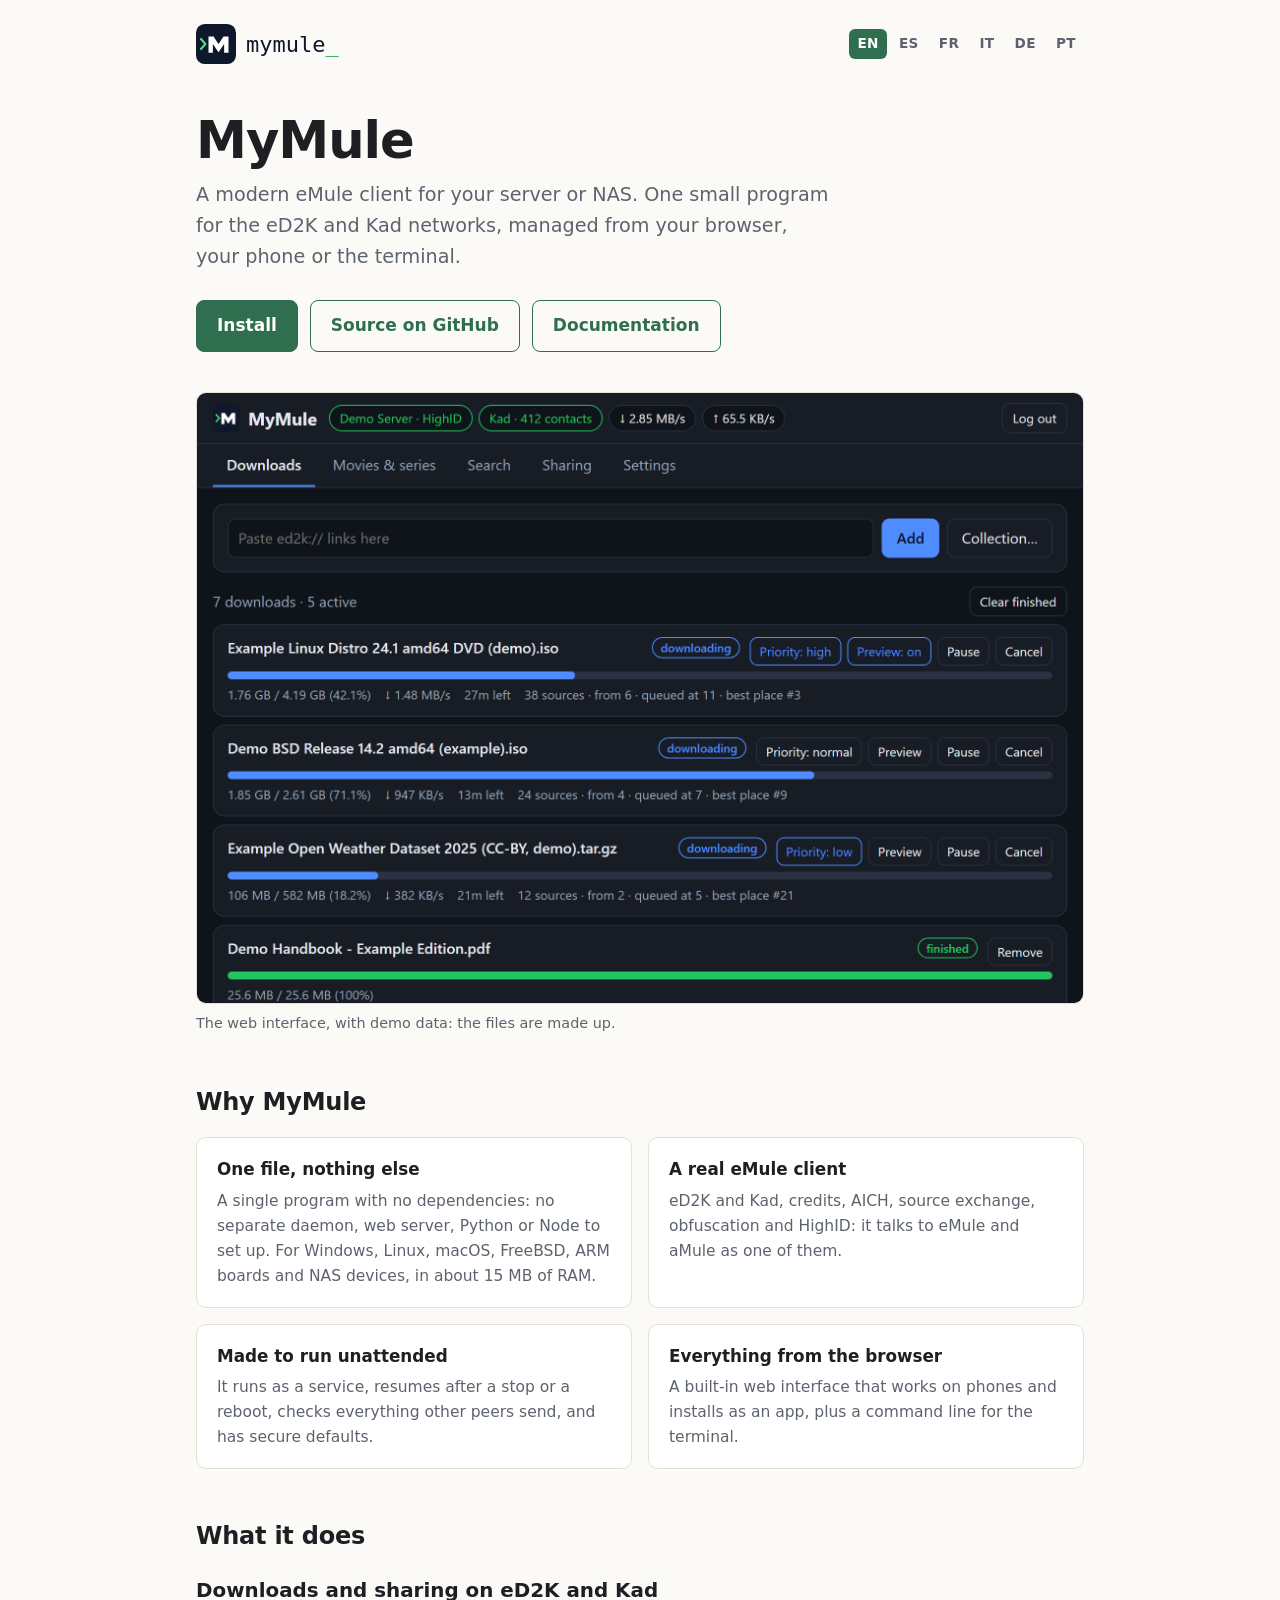
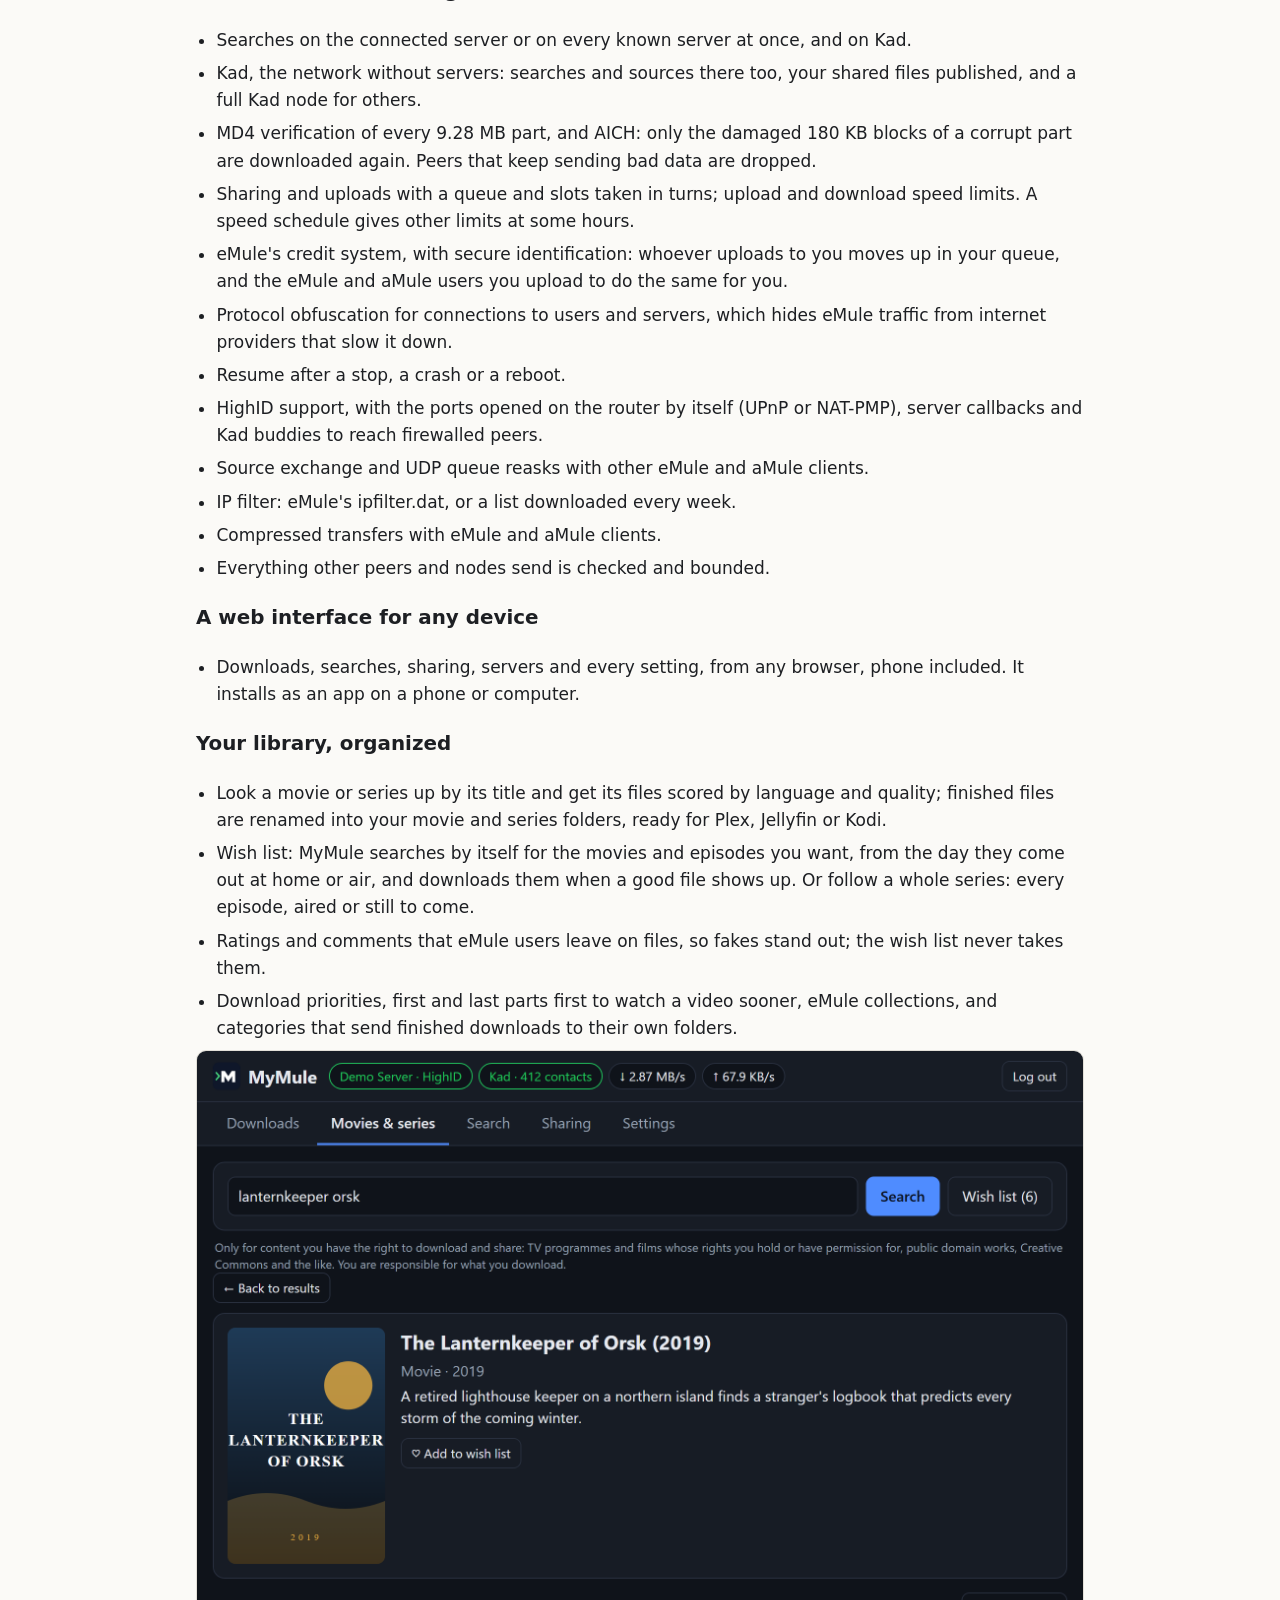
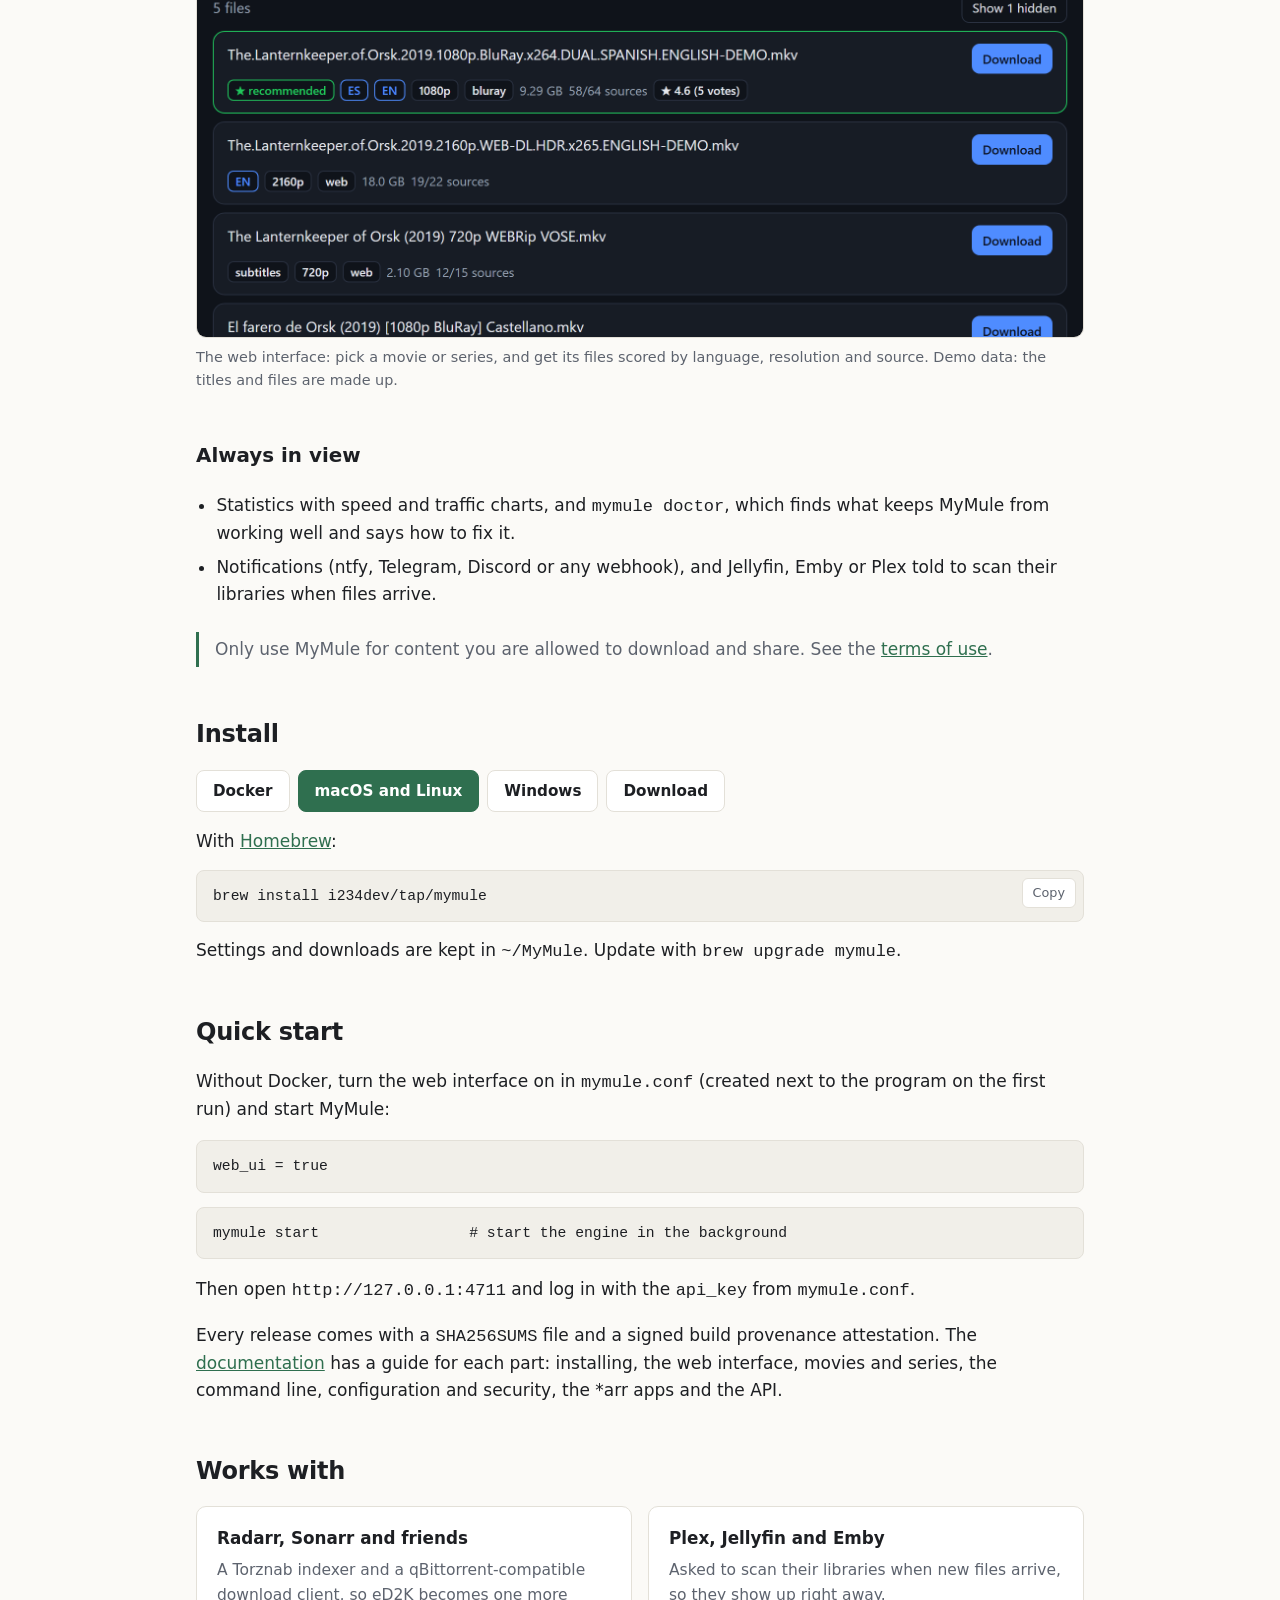
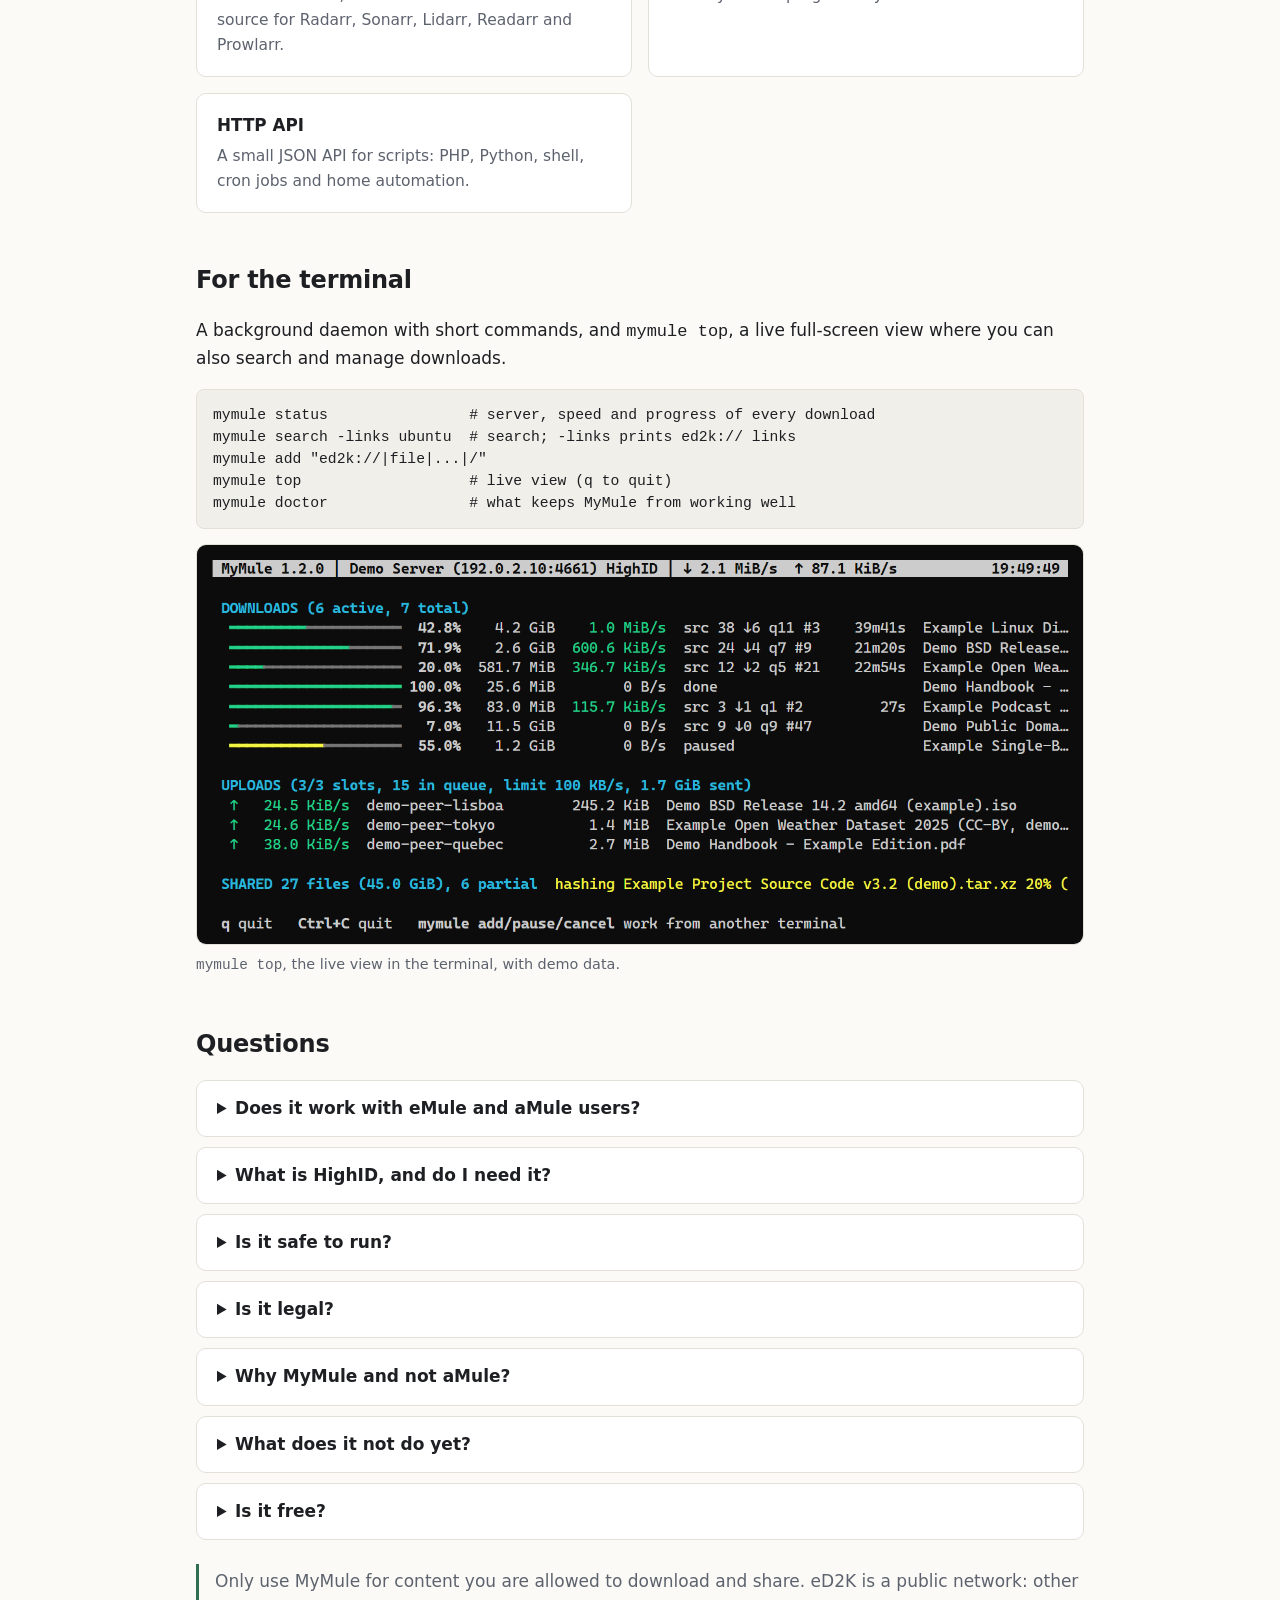
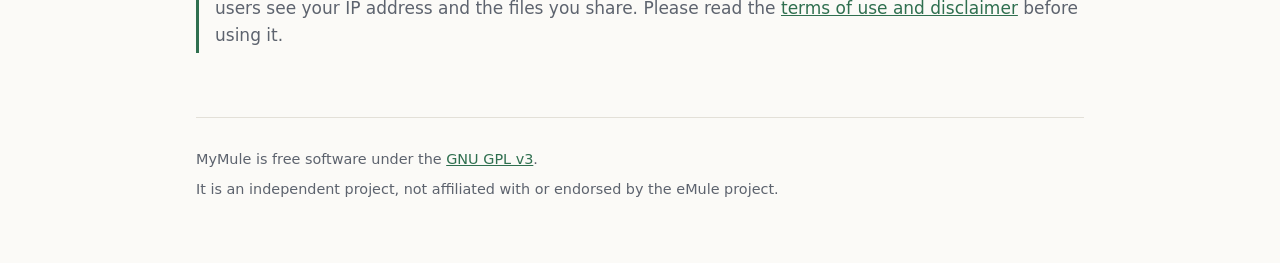
<file: docs/index.html>
<!doctype html>
<!-- Generated by 'go run ./tools/sitegen' from docs/site/page.html and
     docs/site/lang/en.json: edit those, not this file. -->

<html lang="en">
<head>
<meta charset="utf-8">
<meta name="viewport" content="width=device-width, initial-scale=1">
<title>MyMule: a light eMule client with a web interface</title>
<meta name="description" content="A light client for the eMule network (eD2K and Kad), written in Go: one small program for Windows, macOS, Linux, NAS and Docker, with a web interface, a command line, an HTTP API and Radarr/Sonarr support.">
<meta name="color-scheme" content="light dark">
<link rel="canonical" href="https://i234dev.github.io/MyMule/">
<link rel="alternate" hreflang="en" href="https://i234dev.github.io/MyMule/">
<link rel="alternate" hreflang="es" href="https://i234dev.github.io/MyMule/es/">
<link rel="alternate" hreflang="fr" href="https://i234dev.github.io/MyMule/fr/">
<link rel="alternate" hreflang="it" href="https://i234dev.github.io/MyMule/it/">
<link rel="alternate" hreflang="de" href="https://i234dev.github.io/MyMule/de/">
<link rel="alternate" hreflang="pt" href="https://i234dev.github.io/MyMule/pt/">
<link rel="alternate" hreflang="x-default" href="https://i234dev.github.io/MyMule/">
<meta property="og:type" content="website">
<meta property="og:site_name" content="MyMule">
<meta property="og:title" content="MyMule: a light eMule client with a web interface">
<meta property="og:description" content="A light client for the eMule network (eD2K and Kad), written in Go: one small program for Windows, macOS, Linux, NAS and Docker, with a web interface, a command line, an HTTP API and Radarr/Sonarr support.">
<meta property="og:url" content="https://i234dev.github.io/MyMule/">
<meta property="og:image" content="https://i234dev.github.io/MyMule/social.png">
<meta property="og:image:width" content="1200">
<meta property="og:image:height" content="630">
<meta property="og:image:alt" content="MyMule: an eMule client for eD2K and Kad, with a web interface">
<meta property="og:locale" content="en_US">
<meta name="twitter:card" content="summary_large_image">
<link rel="icon" href="favicon.svg" type="image/svg+xml">
<link rel="apple-touch-icon" href="logo.png">
<link rel="stylesheet" href="site.css">
<script>
(function () {
  var langs = ["en", "es", "fr", "it", "de", "pt"], pick = null;
  try { pick = localStorage.getItem('lang'); } catch (e) {}
  if (!pick) {
    var nav = navigator.languages || [navigator.language || ''];
    for (var i = 0; i < nav.length && !pick; i++) {
      var c = String(nav[i]).slice(0, 2).toLowerCase();
      if (langs.indexOf(c) >= 0) pick = c;
    }
  }
  if (pick && pick !== 'en' && langs.indexOf(pick) >= 0) location.replace(pick + '/' + (location.protocol === 'file:' ? 'index.html' : '') + location.hash);
})();
</script>
</head>
<body data-copy="Copy" data-copied="Copied">
<div class="wrap">
  <nav class="top">
    <a href="./">
      <picture>
        <source media="(prefers-color-scheme: dark)" srcset="wordmark-dark.svg">
        <img src="wordmark.svg" alt="MyMule" width="196" height="40">
      </picture>
    </a>
    <ul class="langs" aria-label="Language">
      <li><a href="./" hreflang="en" lang="en" title="English" aria-current="page">EN</a></li>
      <li><a href="es/" hreflang="es" lang="es" title="Español">ES</a></li>
      <li><a href="fr/" hreflang="fr" lang="fr" title="Français">FR</a></li>
      <li><a href="it/" hreflang="it" lang="it" title="Italiano">IT</a></li>
      <li><a href="de/" hreflang="de" lang="de" title="Deutsch">DE</a></li>
      <li><a href="pt/" hreflang="pt" lang="pt" title="Português">PT</a></li>
    </ul>
  </nav>
  <header>
    <h1>MyMule</h1>
    <p class="lead">A modern eMule client for your server or NAS. One small program for the eD2K and Kad networks, managed from your browser, your phone or the terminal.</p>
    <div class="buttons">
      <a class="btn primary" href="#install">Install</a>
      <a class="btn secondary" href="https://github.com/i234dev/MyMule">Source on GitHub</a>
      <a class="btn secondary" href="https://github.com/i234dev/MyMule#documentation">Documentation</a>
    </div>
    <p class="version" id="version" hidden>Latest version: <a href="https://github.com/i234dev/MyMule/releases/latest"></a> · <time></time></p>
  </header>

  <figure>
    <img src="webui-downloads.png" alt="The web interface: downloads with their progress, sources and queue places" width="1800" height="1240">
    <figcaption>The web interface, with demo data: the files are made up.</figcaption>
  </figure>

  <h2>Why MyMule</h2>
  <div class="grid">
    <div class="card">
      <h3>One file, nothing else</h3>
      <p>A single program with no dependencies: no separate daemon, web server, Python or Node to set up. For Windows, Linux, macOS, FreeBSD, ARM boards and NAS devices, in about 15&nbsp;MB of RAM.</p>
    </div>
    <div class="card">
      <h3>A real eMule client</h3>
      <p>eD2K and Kad, credits, AICH, source exchange, obfuscation and HighID: it talks to eMule and aMule as one of them.</p>
    </div>
    <div class="card">
      <h3>Made to run unattended</h3>
      <p>It runs as a service, resumes after a stop or a reboot, checks everything other peers send, and has secure defaults.</p>
    </div>
    <div class="card">
      <h3>Everything from the browser</h3>
      <p>A built-in web interface that works on phones and installs as an app, plus a command line for the terminal.</p>
    </div>
  </div>

  <h2>What it does</h2>
  <h3>Downloads and sharing on eD2K and Kad</h3>
  <ul class="plain">
    <li>Searches on the connected server or on every known server at once, and on Kad.</li>
    <li>Kad, the network without servers: searches and sources there too, your shared files published, and a full Kad node for others.</li>
    <li>MD4 verification of every 9.28&nbsp;MB part, and AICH: only the damaged 180&nbsp;KB blocks of a corrupt part are downloaded again. Peers that keep sending bad data are dropped.</li>
    <li>Sharing and uploads with a queue and slots taken in turns; upload and download speed limits. A speed schedule gives other limits at some hours.</li>
    <li>eMule's credit system, with secure identification: whoever uploads to you moves up in your queue, and the eMule and aMule users you upload to do the same for you.</li>
    <li>Protocol obfuscation for connections to users and servers, which hides eMule traffic from internet providers that slow it down.</li>
    <li>Resume after a stop, a crash or a reboot.</li>
    <li>HighID support, with the ports opened on the router by itself (UPnP or NAT-PMP), server callbacks and Kad buddies to reach firewalled peers.</li>
    <li>Source exchange and UDP queue reasks with other eMule and aMule clients.</li>
    <li>IP filter: eMule's ipfilter.dat, or a list downloaded every week.</li>
    <li>Compressed transfers with eMule and aMule clients.</li>
    <li>Everything other peers and nodes send is checked and bounded.</li>
  </ul>

  <h3>A web interface for any device</h3>
  <ul class="plain">
    <li>Downloads, searches, sharing, servers and every setting, from any browser, phone included. It installs as an app on a phone or computer.</li>
  </ul>

  <h3>Your library, organized</h3>
  <ul class="plain">
    <li>Look a movie or series up by its title and get its files scored by language and quality; finished files are renamed into your movie and series folders, ready for Plex, Jellyfin or Kodi.</li>
    <li>Wish list: MyMule searches by itself for the movies and episodes you want, from the day they come out at home or air, and downloads them when a good file shows up. Or follow a whole series: every episode, aired or still to come.</li>
    <li>Ratings and comments that eMule users leave on files, so fakes stand out; the wish list never takes them.</li>
    <li>Download priorities, first and last parts first to watch a video sooner, eMule collections, and categories that send finished downloads to their own folders.</li>
  </ul>

  <figure>
    <img src="webui-movies.png" alt="The web interface: a movie with its poster and the files found for it, scored by language and quality" width="1800" height="1800" loading="lazy">
    <figcaption>The web interface: pick a movie or series, and get its files scored by language, resolution and source. Demo data: the titles and files are made up.</figcaption>
  </figure>

  <h3>Always in view</h3>
  <ul class="plain">
    <li>Statistics with speed and traffic charts, and <code>mymule doctor</code>, which finds what keeps MyMule from working well and says how to fix it.</li>
    <li>Notifications (ntfy, Telegram, Discord or any webhook), and Jellyfin, Emby or Plex told to scan their libraries when files arrive.</li>
  </ul>

  <p class="note">Only use MyMule for content you are allowed to download and share. See the <a href="https://github.com/i234dev/MyMule#terms-of-use-and-disclaimer">terms of use</a>.</p>

  <h2 id="install">Install</h2>
  <div class="tabs" role="tablist" hidden>
    <button role="tab" id="tab-docker" aria-controls="docker" aria-selected="true">Docker</button>
    <button role="tab" id="tab-brew" aria-controls="brew" aria-selected="false">macOS and Linux</button>
    <button role="tab" id="tab-scoop" aria-controls="scoop" aria-selected="false">Windows</button>
    <button role="tab" id="tab-download" aria-controls="download" aria-selected="false">Download</button>
  </div>

  <section class="panel" id="docker" role="tabpanel" aria-labelledby="tab-docker">
    <h3>Docker</h3>
    <p>Any system with <a href="https://www.docker.com/products/docker-desktop/">Docker</a>, including NAS devices and Raspberry Pi (amd64, arm64 and armv7). In an empty folder:</p>
    <div class="cmd"><pre><code>docker run -d --name mymule --restart unless-stopped -e PUID=1000 -e PGID=1000 -v ./config:/config -v ./downloads:/downloads -p 4662:4662/tcp -p 4672:4672/udp -p 127.0.0.1:4711:4711/tcp ghcr.io/i234dev/mymule:latest</code></pre></div>
    <p>Then open <code>http://localhost:4711</code> and log in with the <code>api_key</code> from <code>config/mymule.conf</code>. Prefer Compose? Use the ready-made <a href="https://github.com/i234dev/MyMule/blob/master/docker-compose.yml">docker-compose.yml</a> and run <code>docker compose up -d</code>. More in the <a href="https://github.com/i234dev/MyMule/blob/master/docs/INSTALL.md#docker">Docker guide</a>.</p>
  </section>

  <section class="panel" id="brew" role="tabpanel" aria-labelledby="tab-brew">
    <h3>macOS and Linux</h3>
    <p>With <a href="https://brew.sh">Homebrew</a>:</p>
    <div class="cmd"><pre><code>brew install i234dev/tap/mymule</code></pre></div>
    <p>Settings and downloads are kept in <code>~/MyMule</code>. Update with <code>brew upgrade mymule</code>.</p>
  </section>

  <section class="panel" id="scoop" role="tabpanel" aria-labelledby="tab-scoop">
    <h3>Windows</h3>
    <p>With <a href="https://scoop.sh">Scoop</a>:</p>
    <div class="cmd"><pre><code>scoop bucket add mymule https://github.com/i234dev/scoop-bucket
scoop install mymule</code></pre></div>
    <p>Settings and downloads are kept in <code>%USERPROFILE%\scoop\persist\mymule</code>. Update with <code>scoop update mymule</code>.</p>
  </section>

  <section class="panel" id="download" role="tabpanel" aria-labelledby="tab-download">
    <h3>Download</h3>
    <p>Windows, Linux, macOS and FreeBSD, for Intel/AMD and ARM: get the archive for your system from <a href="https://github.com/i234dev/MyMule/releases/latest">Releases</a> and unpack it anywhere. MyMule is portable: its settings and downloads live next to the program. On Windows, unpack the zip and double-click <code>mymule.exe</code>: the web interface opens in your browser.</p>
  </section>

  <h2>Quick start</h2>
  <p>Without Docker, turn the web interface on in <code>mymule.conf</code> (created next to the program on the first run) and start MyMule:</p>
<pre><code>web_ui = true</code></pre>
<pre><code>mymule start                 # start the engine in the background</code></pre>
  <p>Then open <code>http://127.0.0.1:4711</code> and log in with the <code>api_key</code> from <code>mymule.conf</code>.</p>
  <p>Every release comes with a <code>SHA256SUMS</code> file and a signed build provenance attestation. The <a href="https://github.com/i234dev/MyMule#documentation">documentation</a> has a guide for each part: installing, the web interface, movies and series, the command line, configuration and security, the *arr apps and the API.</p>

  <h2>Works with</h2>
  <div class="grid">
    <div class="card">
      <h3>Radarr, Sonarr and friends</h3>
      <p>A Torznab indexer and a qBittorrent-compatible download client, so eD2K becomes one more source for Radarr, Sonarr, Lidarr, Readarr and Prowlarr.</p>
    </div>
    <div class="card">
      <h3>Plex, Jellyfin and Emby</h3>
      <p>Asked to scan their libraries when new files arrive, so they show up right away.</p>
    </div>
    <div class="card">
      <h3>HTTP API</h3>
      <p>A small JSON API for scripts: PHP, Python, shell, cron jobs and home automation.</p>
    </div>
  </div>

  <h2>For the terminal</h2>
  <p>A background daemon with short commands, and <code>mymule top</code>, a live full-screen view where you can also search and manage downloads.</p>
<pre><code>mymule status                # server, speed and progress of every download
mymule search -links ubuntu  # search; -links prints ed2k:// links
mymule add "ed2k://|file|...|/"
mymule top                   # live view (q to quit)
mymule doctor                # what keeps MyMule from working well</code></pre>

  <figure>
    <img src="top-demo.png" alt="mymule top: live view of downloads, uploads and shared files" width="1365" height="615" loading="lazy">
    <figcaption><code>mymule top</code>, the live view in the terminal, with demo data.</figcaption>
  </figure>

  <h2 id="faq">Questions</h2>
  <div class="faq">
    <details>
      <summary>Does it work with eMule and aMule users?</summary>
      <p>Yes. MyMule joins the same eD2K servers and the same Kad network, so you download from and share with everyone using eMule, aMule and other compatible clients.</p>
    </details>
    <details>
      <summary>What is HighID, and do I need it?</summary>
      <p>With HighID other users can connect to you directly, so you get many more sources and faster downloads. MyMule opens port 4662 (TCP) and 4672 (UDP) on your router by itself with UPnP or NAT-PMP, if the router allows it; otherwise forward them by hand to the computer running MyMule. Without HighID MyMule still works, with LowID and fewer sources.</p>
    </details>
    <details>
      <summary>Is it safe to run?</summary>
      <p>Everything that other users, servers and Kad nodes send is checked and limited, and a bad packet ends that connection, not the program. The web interface and the API only answer on your own computer unless you change it, and always need a key. Never forward port 4711 in your router. Keep in mind that eD2K is a public network: others see your IP address and the files you share.</p>
    </details>
    <details>
      <summary>Is it legal?</summary>
      <p>MyMule is a client for an open file-sharing protocol, as a web browser is for the web. What you download and share is up to you: only use it for content you are allowed to share, such as free software, public domain works or your own files. Please read the <a href="https://github.com/i234dev/MyMule#terms-of-use-and-disclaimer">terms of use</a>.</p>
    </details>
    <details>
      <summary>Why MyMule and not aMule?</summary>
      <p>MyMule started as a personal project, before I knew aMule was being revived. Today there are great options: <a href="https://github.com/amule-org/amule">aMule</a> is the mature, long-standing client, actively developed again, with more of eMule's classic features; with <a href="https://github.com/got3nks/amutorrent">aMuTorrent</a> you also get a modern web interface and Sonarr/Radarr support. MyMule is a smaller, independent client written from scratch: it may suit you if you want a single program with nothing else to set up and connect, a media library that finds movies and series by title and renames them for you, and a small footprint. If you need a feature MyMule doesn't have, aMule is a great choice. Both share the same network, so either way you help keep it alive.</p>
    </details>
    <details>
      <summary>What does it not do yet?</summary>
      <p>Some of eMule's extras, such as friends and chat, are not implemented. Ideas and bug reports are welcome on <a href="https://github.com/i234dev/MyMule/issues">GitHub</a>.</p>
    </details>
    <details>
      <summary>Is it free?</summary>
      <p>Yes: it is free software under the GNU GPL v3, with no ads and no account to create. Its source code is on <a href="https://github.com/i234dev/MyMule">GitHub</a>.</p>
    </details>
  </div>

  <p class="note">Only use MyMule for content you are allowed to download and share. eD2K is a public network: other users see your IP address and the files you share. Please read the <a href="https://github.com/i234dev/MyMule#terms-of-use-and-disclaimer">terms of use and disclaimer</a> before using it.</p>

  <footer>
    <p>MyMule is free software under the <a href="https://github.com/i234dev/MyMule/blob/master/LICENSE">GNU GPL v3</a>.</p>
    <p>It is an independent project, not affiliated with or endorsed by the eMule project.</p>
  </footer>
</div>
<script src="site.js"></script>
</body>
</html>
</file>
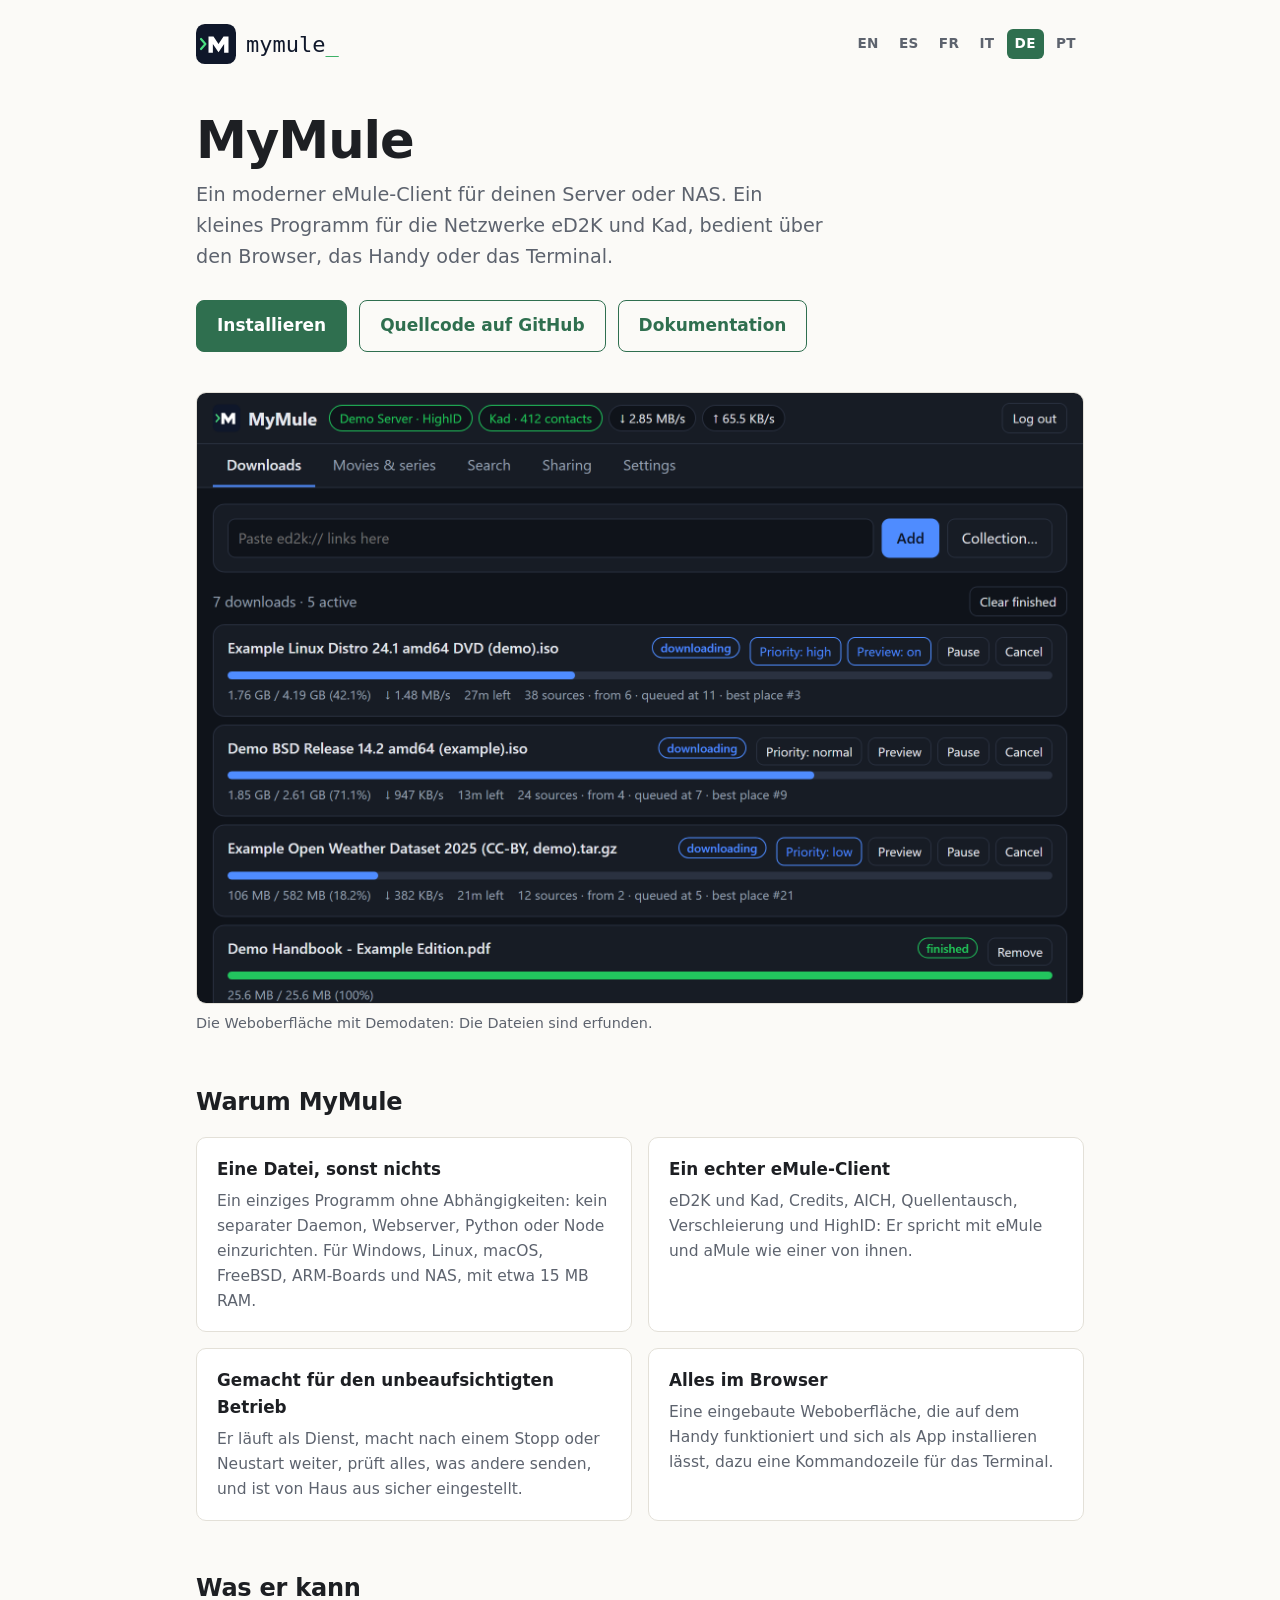
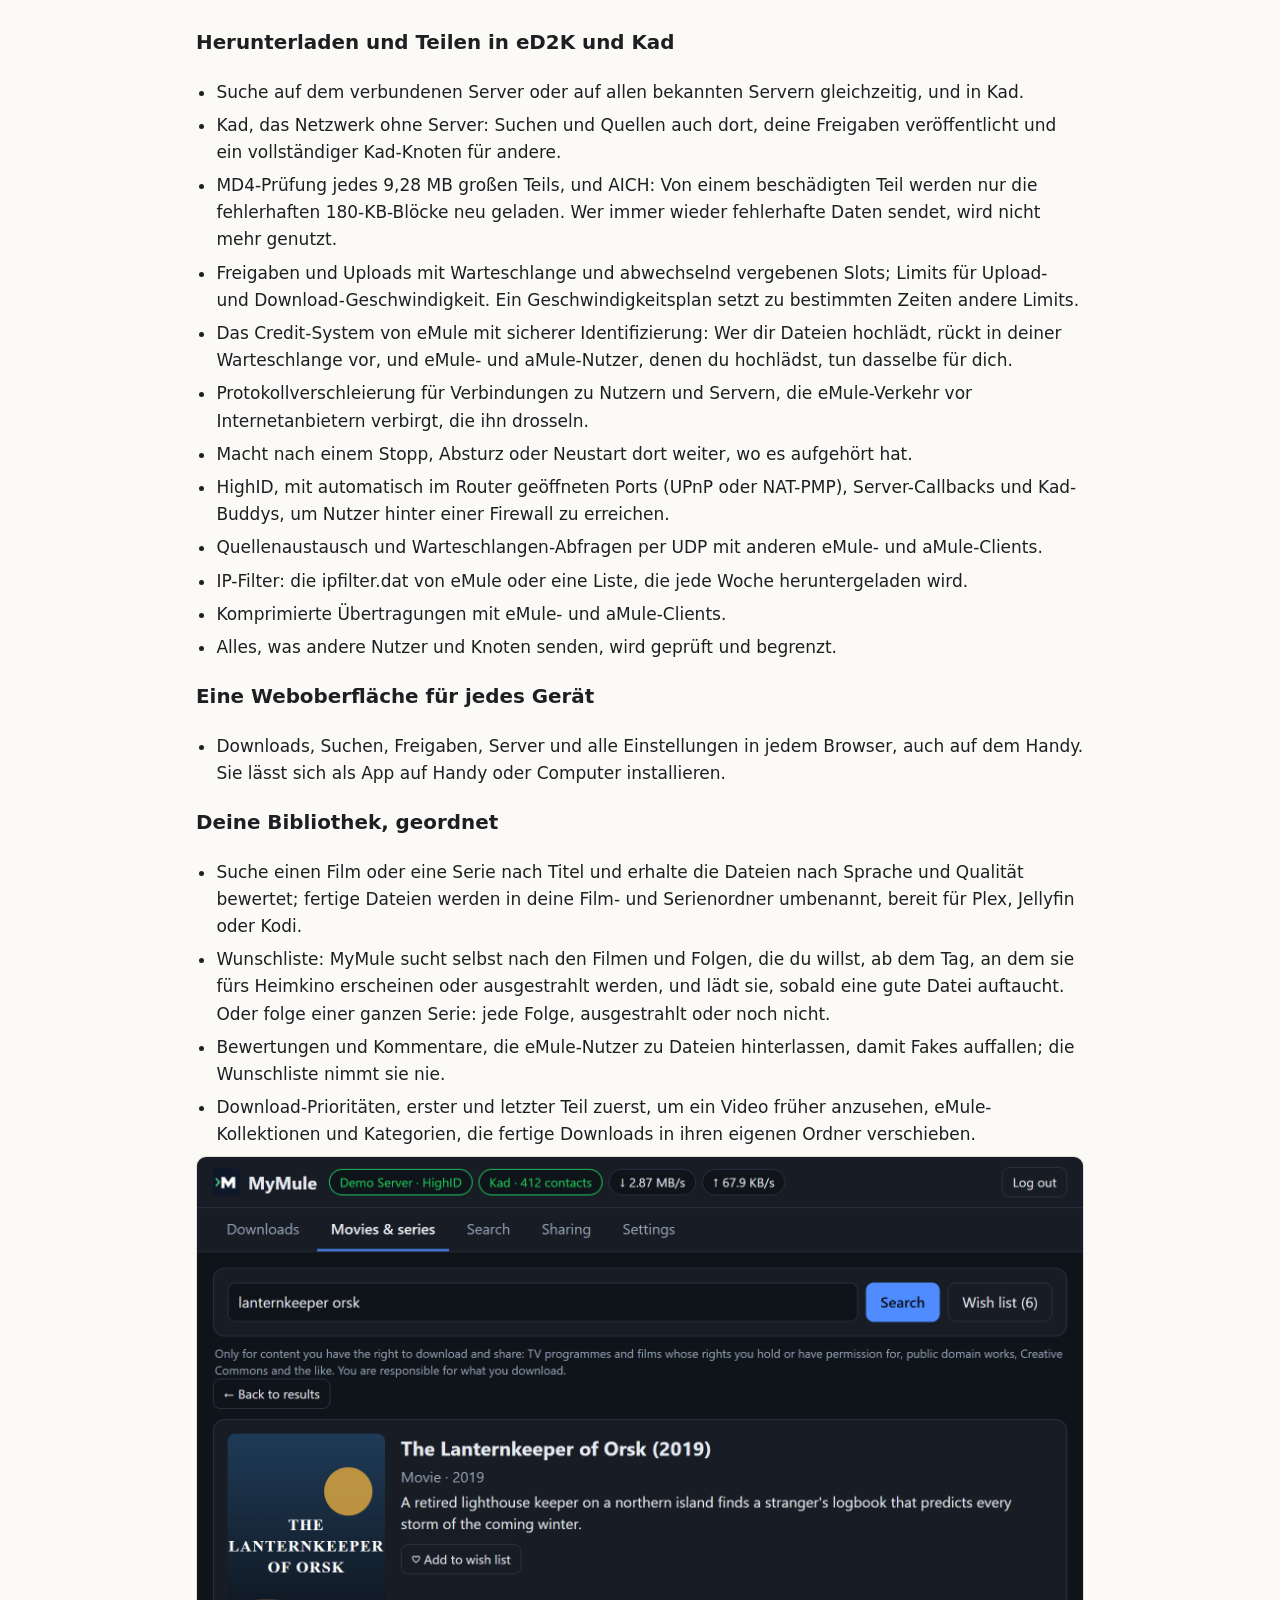
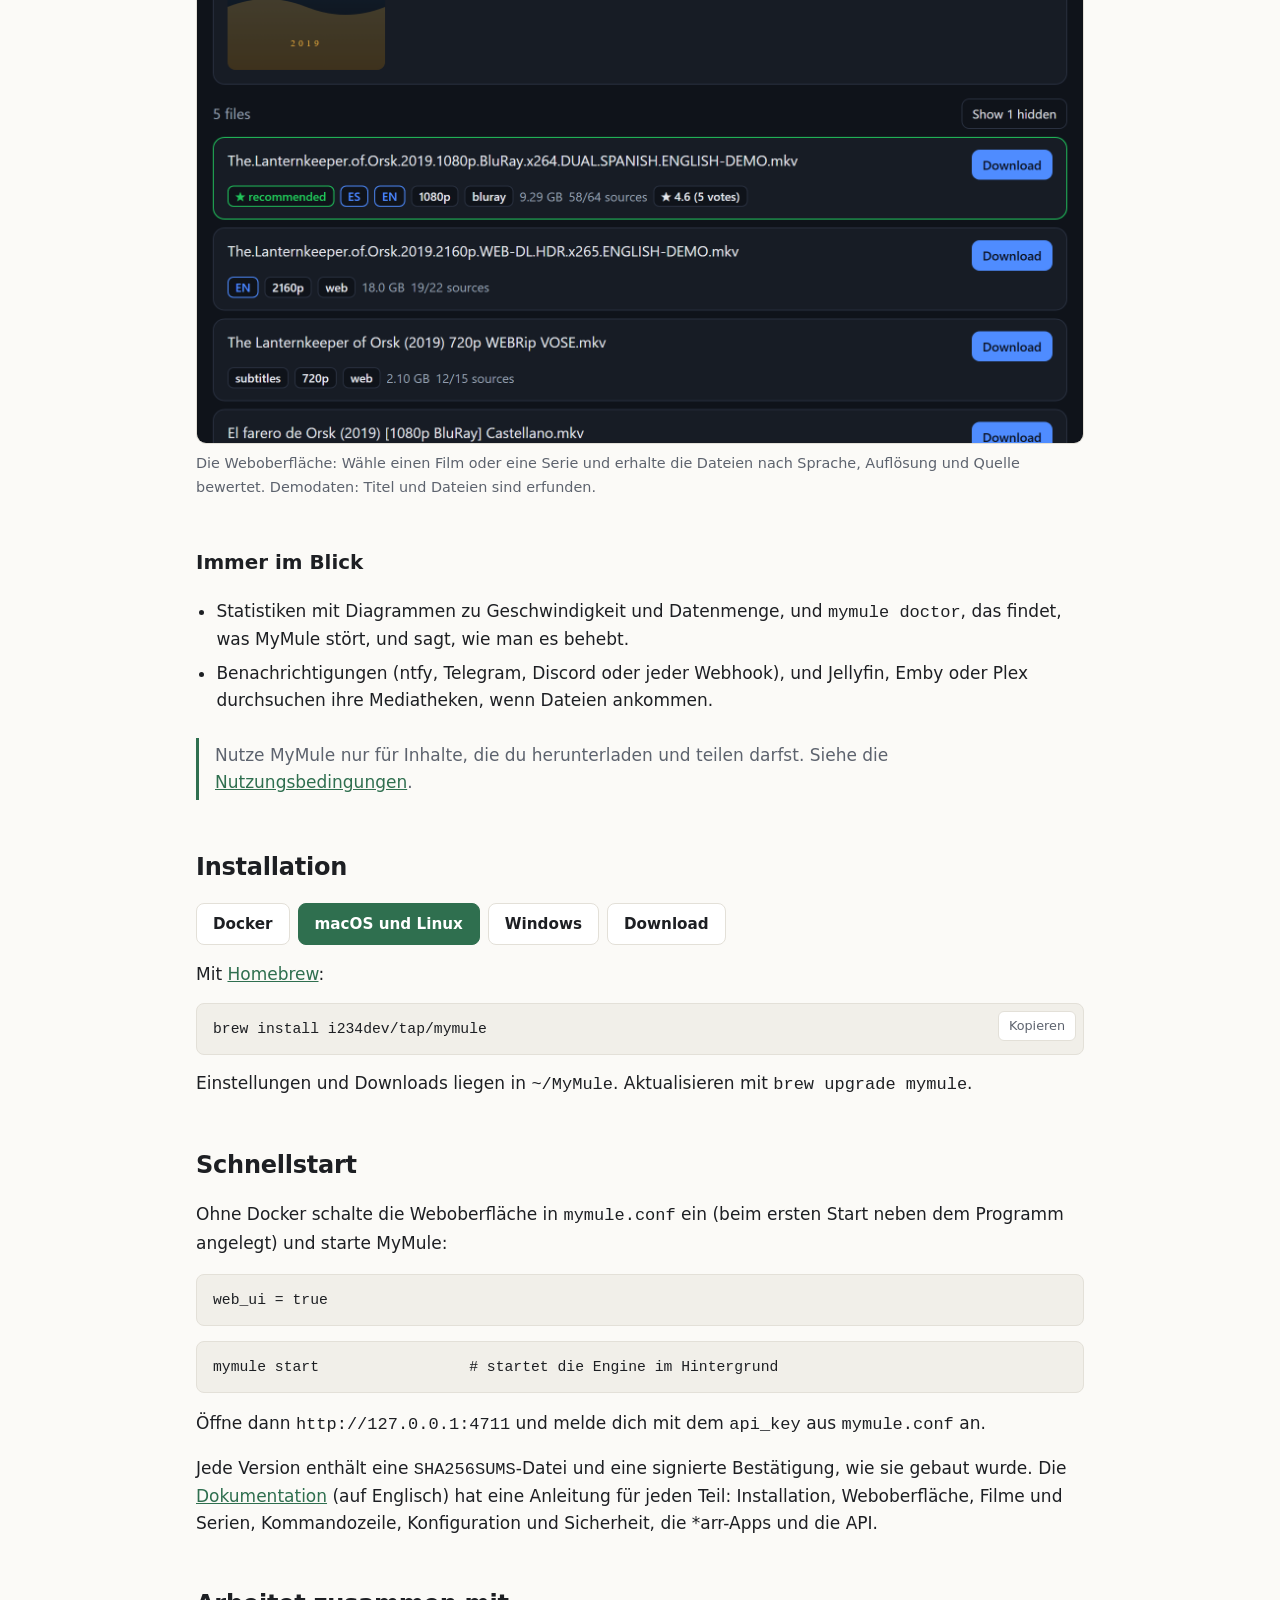
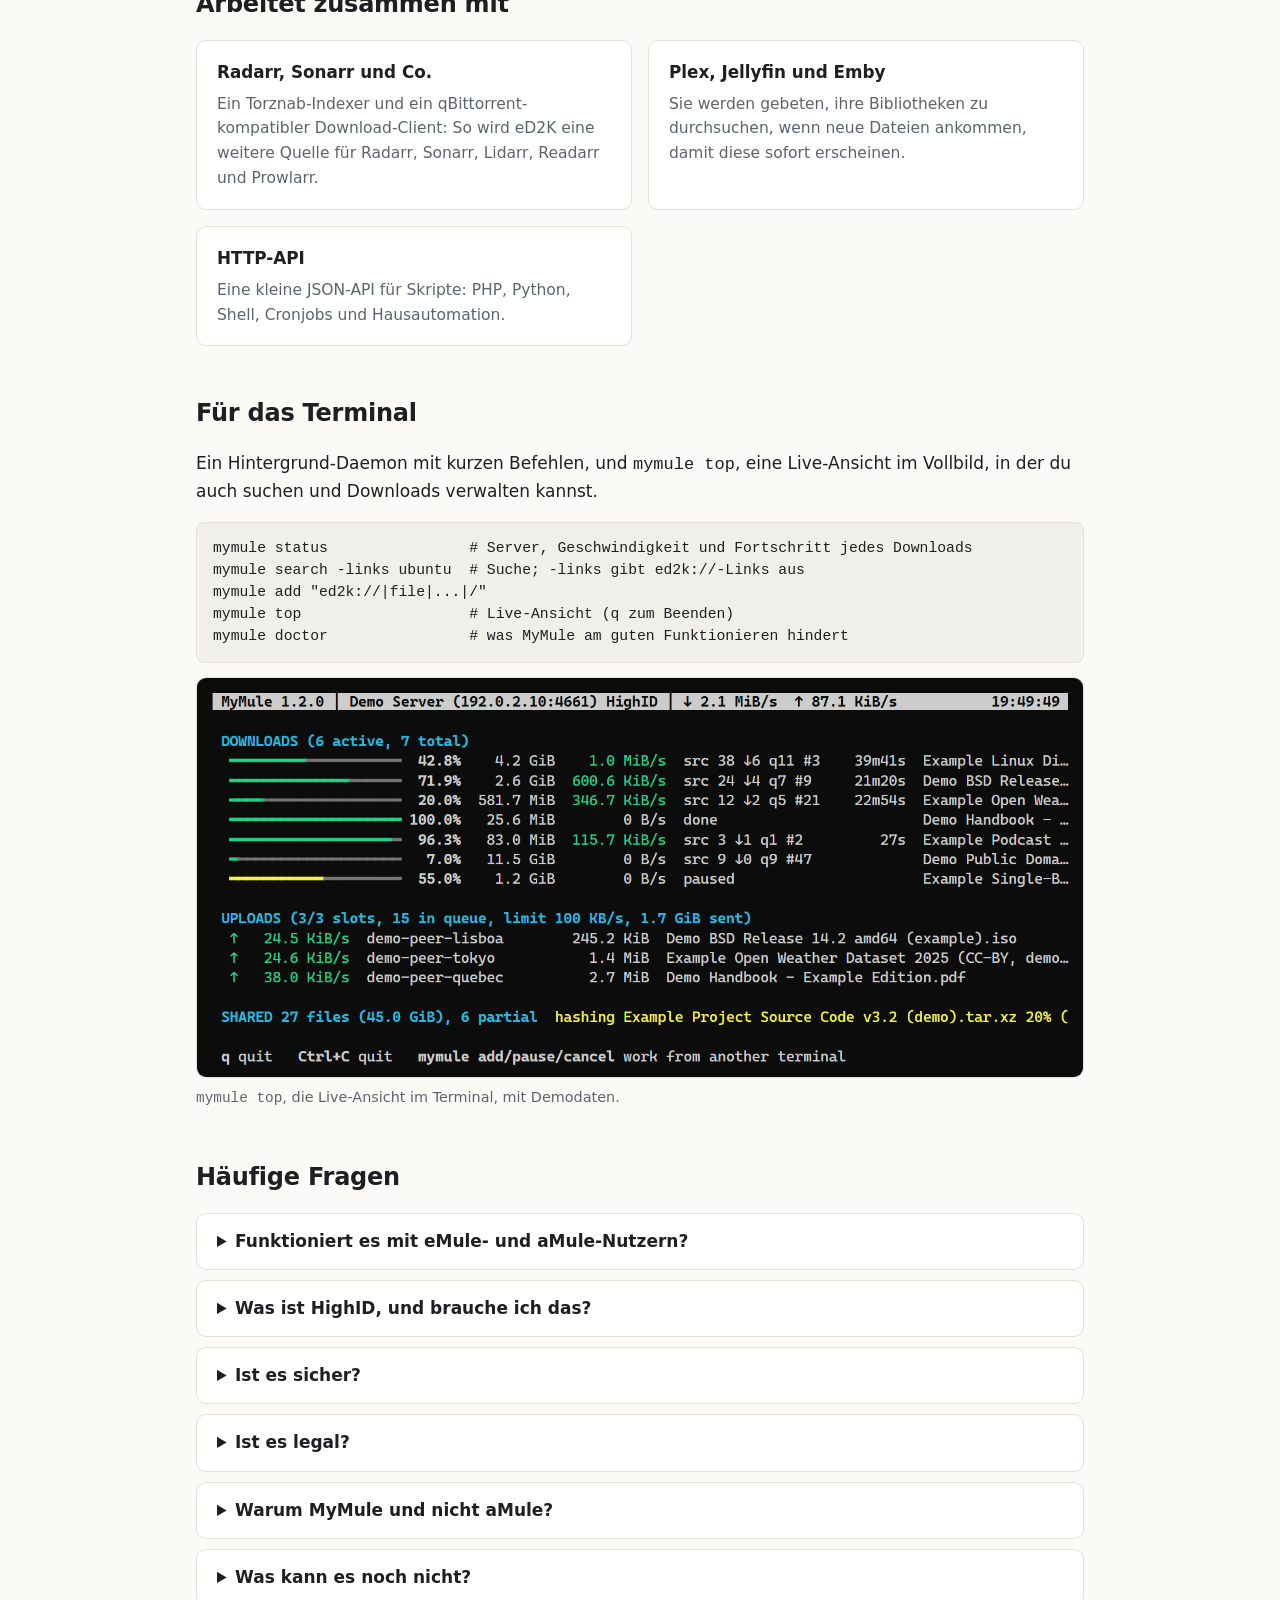
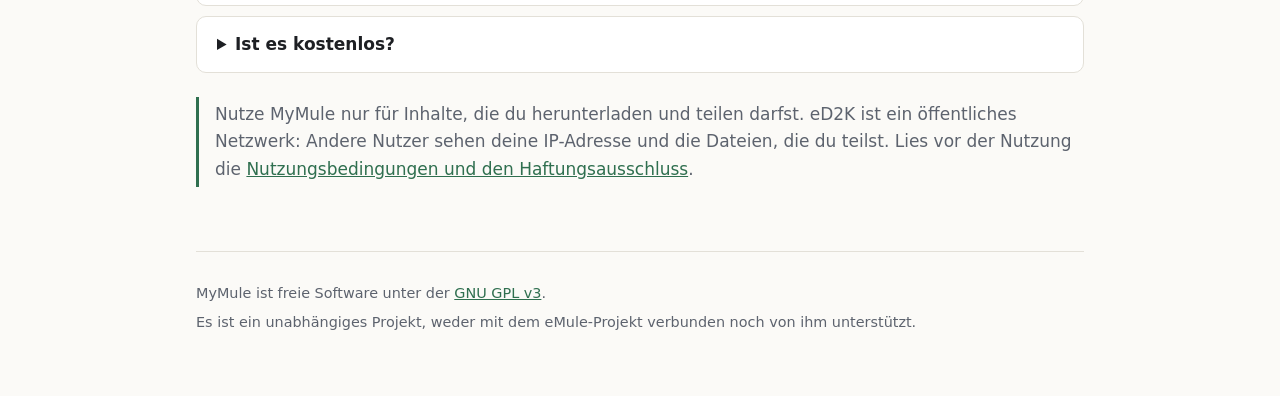
<file: docs/de/index.html>
<!doctype html>
<!-- Generated by 'go run ./tools/sitegen' from docs/site/page.html and
     docs/site/lang/de.json: edit those, not this file. -->

<html lang="de">
<head>
<meta charset="utf-8">
<meta name="viewport" content="width=device-width, initial-scale=1">
<title>MyMule: ein schlanker eMule-Client mit Weboberfläche</title>
<meta name="description" content="Ein schlanker Client für das eMule-Netzwerk (eD2K und Kad), in Go geschrieben: ein kleines Programm für Windows, macOS, Linux, NAS und Docker, mit Weboberfläche, Kommandozeile, HTTP-API und Unterstützung für Radarr und Sonarr.">
<meta name="color-scheme" content="light dark">
<link rel="canonical" href="https://i234dev.github.io/MyMule/de/">
<link rel="alternate" hreflang="en" href="https://i234dev.github.io/MyMule/">
<link rel="alternate" hreflang="es" href="https://i234dev.github.io/MyMule/es/">
<link rel="alternate" hreflang="fr" href="https://i234dev.github.io/MyMule/fr/">
<link rel="alternate" hreflang="it" href="https://i234dev.github.io/MyMule/it/">
<link rel="alternate" hreflang="de" href="https://i234dev.github.io/MyMule/de/">
<link rel="alternate" hreflang="pt" href="https://i234dev.github.io/MyMule/pt/">
<link rel="alternate" hreflang="x-default" href="https://i234dev.github.io/MyMule/">
<meta property="og:type" content="website">
<meta property="og:site_name" content="MyMule">
<meta property="og:title" content="MyMule: ein schlanker eMule-Client mit Weboberfläche">
<meta property="og:description" content="Ein schlanker Client für das eMule-Netzwerk (eD2K und Kad), in Go geschrieben: ein kleines Programm für Windows, macOS, Linux, NAS und Docker, mit Weboberfläche, Kommandozeile, HTTP-API und Unterstützung für Radarr und Sonarr.">
<meta property="og:url" content="https://i234dev.github.io/MyMule/de/">
<meta property="og:image" content="https://i234dev.github.io/MyMule/social.png">
<meta property="og:image:width" content="1200">
<meta property="og:image:height" content="630">
<meta property="og:image:alt" content="MyMule: ein eMule-Client für eD2K und Kad, mit Weboberfläche">
<meta property="og:locale" content="de_DE">
<meta name="twitter:card" content="summary_large_image">
<link rel="icon" href="../favicon.svg" type="image/svg+xml">
<link rel="apple-touch-icon" href="../logo.png">
<link rel="stylesheet" href="../site.css">
</head>
<body data-copy="Kopieren" data-copied="Kopiert">
<div class="wrap">
  <nav class="top">
    <a href="./">
      <picture>
        <source media="(prefers-color-scheme: dark)" srcset="../wordmark-dark.svg">
        <img src="../wordmark.svg" alt="MyMule" width="196" height="40">
      </picture>
    </a>
    <ul class="langs" aria-label="Sprache">
      <li><a href="../" hreflang="en" lang="en" title="English">EN</a></li>
      <li><a href="../es/" hreflang="es" lang="es" title="Español">ES</a></li>
      <li><a href="../fr/" hreflang="fr" lang="fr" title="Français">FR</a></li>
      <li><a href="../it/" hreflang="it" lang="it" title="Italiano">IT</a></li>
      <li><a href="../de/" hreflang="de" lang="de" title="Deutsch" aria-current="page">DE</a></li>
      <li><a href="../pt/" hreflang="pt" lang="pt" title="Português">PT</a></li>
    </ul>
  </nav>
  <header>
    <h1>MyMule</h1>
    <p class="lead">Ein moderner eMule-Client für deinen Server oder NAS. Ein kleines Programm für die Netzwerke eD2K und Kad, bedient über den Browser, das Handy oder das Terminal.</p>
    <div class="buttons">
      <a class="btn primary" href="#install">Installieren</a>
      <a class="btn secondary" href="https://github.com/i234dev/MyMule">Quellcode auf GitHub</a>
      <a class="btn secondary" href="https://github.com/i234dev/MyMule#documentation">Dokumentation</a>
    </div>
    <p class="version" id="version" hidden>Aktuelle Version: <a href="https://github.com/i234dev/MyMule/releases/latest"></a> · <time></time></p>
  </header>

  <figure>
    <img src="../webui-downloads.png" alt="Die Weboberfläche: Downloads mit Fortschritt, Quellen und Warteschlangenplätzen" width="1800" height="1240">
    <figcaption>Die Weboberfläche mit Demodaten: Die Dateien sind erfunden.</figcaption>
  </figure>

  <h2>Warum MyMule</h2>
  <div class="grid">
    <div class="card">
      <h3>Eine Datei, sonst nichts</h3>
      <p>Ein einziges Programm ohne Abhängigkeiten: kein separater Daemon, Webserver, Python oder Node einzurichten. Für Windows, Linux, macOS, FreeBSD, ARM-Boards und NAS, mit etwa 15&nbsp;MB RAM.</p>
    </div>
    <div class="card">
      <h3>Ein echter eMule-Client</h3>
      <p>eD2K und Kad, Credits, AICH, Quellentausch, Verschleierung und HighID: Er spricht mit eMule und aMule wie einer von ihnen.</p>
    </div>
    <div class="card">
      <h3>Gemacht für den unbeaufsichtigten Betrieb</h3>
      <p>Er läuft als Dienst, macht nach einem Stopp oder Neustart weiter, prüft alles, was andere senden, und ist von Haus aus sicher eingestellt.</p>
    </div>
    <div class="card">
      <h3>Alles im Browser</h3>
      <p>Eine eingebaute Weboberfläche, die auf dem Handy funktioniert und sich als App installieren lässt, dazu eine Kommandozeile für das Terminal.</p>
    </div>
  </div>

  <h2>Was er kann</h2>
  <h3>Herunterladen und Teilen in eD2K und Kad</h3>
  <ul class="plain">
    <li>Suche auf dem verbundenen Server oder auf allen bekannten Servern gleichzeitig, und in Kad.</li>
    <li>Kad, das Netzwerk ohne Server: Suchen und Quellen auch dort, deine Freigaben veröffentlicht und ein vollständiger Kad-Knoten für andere.</li>
    <li>MD4-Prüfung jedes 9,28&nbsp;MB großen Teils, und AICH: Von einem beschädigten Teil werden nur die fehlerhaften 180-KB-Blöcke neu geladen. Wer immer wieder fehlerhafte Daten sendet, wird nicht mehr genutzt.</li>
    <li>Freigaben und Uploads mit Warteschlange und abwechselnd vergebenen Slots; Limits für Upload- und Download-Geschwindigkeit. Ein Geschwindigkeitsplan setzt zu bestimmten Zeiten andere Limits.</li>
    <li>Das Credit-System von eMule mit sicherer Identifizierung: Wer dir Dateien hochlädt, rückt in deiner Warteschlange vor, und eMule- und aMule-Nutzer, denen du hochlädst, tun dasselbe für dich.</li>
    <li>Protokollverschleierung für Verbindungen zu Nutzern und Servern, die eMule-Verkehr vor Internetanbietern verbirgt, die ihn drosseln.</li>
    <li>Macht nach einem Stopp, Absturz oder Neustart dort weiter, wo es aufgehört hat.</li>
    <li>HighID, mit automatisch im Router geöffneten Ports (UPnP oder NAT-PMP), Server-Callbacks und Kad-Buddys, um Nutzer hinter einer Firewall zu erreichen.</li>
    <li>Quellenaustausch und Warteschlangen-Abfragen per UDP mit anderen eMule- und aMule-Clients.</li>
    <li>IP-Filter: die ipfilter.dat von eMule oder eine Liste, die jede Woche heruntergeladen wird.</li>
    <li>Komprimierte Übertragungen mit eMule- und aMule-Clients.</li>
    <li>Alles, was andere Nutzer und Knoten senden, wird geprüft und begrenzt.</li>
  </ul>

  <h3>Eine Weboberfläche für jedes Gerät</h3>
  <ul class="plain">
    <li>Downloads, Suchen, Freigaben, Server und alle Einstellungen in jedem Browser, auch auf dem Handy. Sie lässt sich als App auf Handy oder Computer installieren.</li>
  </ul>

  <h3>Deine Bibliothek, geordnet</h3>
  <ul class="plain">
    <li>Suche einen Film oder eine Serie nach Titel und erhalte die Dateien nach Sprache und Qualität bewertet; fertige Dateien werden in deine Film- und Serienordner umbenannt, bereit für Plex, Jellyfin oder Kodi.</li>
    <li>Wunschliste: MyMule sucht selbst nach den Filmen und Folgen, die du willst, ab dem Tag, an dem sie fürs Heimkino erscheinen oder ausgestrahlt werden, und lädt sie, sobald eine gute Datei auftaucht. Oder folge einer ganzen Serie: jede Folge, ausgestrahlt oder noch nicht.</li>
    <li>Bewertungen und Kommentare, die eMule-Nutzer zu Dateien hinterlassen, damit Fakes auffallen; die Wunschliste nimmt sie nie.</li>
    <li>Download-Prioritäten, erster und letzter Teil zuerst, um ein Video früher anzusehen, eMule-Kollektionen und Kategorien, die fertige Downloads in ihren eigenen Ordner verschieben.</li>
  </ul>

  <figure>
    <img src="../webui-movies.png" alt="Die Weboberfläche: ein Film mit Plakat und den gefundenen Dateien, nach Sprache und Qualität bewertet" width="1800" height="1800" loading="lazy">
    <figcaption>Die Weboberfläche: Wähle einen Film oder eine Serie und erhalte die Dateien nach Sprache, Auflösung und Quelle bewertet. Demodaten: Titel und Dateien sind erfunden.</figcaption>
  </figure>

  <h3>Immer im Blick</h3>
  <ul class="plain">
    <li>Statistiken mit Diagrammen zu Geschwindigkeit und Datenmenge, und <code>mymule doctor</code>, das findet, was MyMule stört, und sagt, wie man es behebt.</li>
    <li>Benachrichtigungen (ntfy, Telegram, Discord oder jeder Webhook), und Jellyfin, Emby oder Plex durchsuchen ihre Mediatheken, wenn Dateien ankommen.</li>
  </ul>

  <p class="note">Nutze MyMule nur für Inhalte, die du herunterladen und teilen darfst. Siehe die <a href="https://github.com/i234dev/MyMule#terms-of-use-and-disclaimer">Nutzungsbedingungen</a>.</p>

  <h2 id="install">Installation</h2>
  <div class="tabs" role="tablist" hidden>
    <button role="tab" id="tab-docker" aria-controls="docker" aria-selected="true">Docker</button>
    <button role="tab" id="tab-brew" aria-controls="brew" aria-selected="false">macOS und Linux</button>
    <button role="tab" id="tab-scoop" aria-controls="scoop" aria-selected="false">Windows</button>
    <button role="tab" id="tab-download" aria-controls="download" aria-selected="false">Download</button>
  </div>

  <section class="panel" id="docker" role="tabpanel" aria-labelledby="tab-docker">
    <h3>Docker</h3>
    <p>Jedes System mit <a href="https://www.docker.com/products/docker-desktop/">Docker</a>, auch NAS und Raspberry Pi (amd64, arm64 und armv7). In einem leeren Ordner:</p>
    <div class="cmd"><pre><code>docker run -d --name mymule --restart unless-stopped -e PUID=1000 -e PGID=1000 -v ./config:/config -v ./downloads:/downloads -p 4662:4662/tcp -p 4672:4672/udp -p 127.0.0.1:4711:4711/tcp ghcr.io/i234dev/mymule:latest</code></pre></div>
    <p>Öffne dann <code>http://localhost:4711</code> und melde dich mit dem <code>api_key</code> aus <code>config/mymule.conf</code> an. Lieber Compose? Nimm die fertige <a href="https://github.com/i234dev/MyMule/blob/master/docker-compose.yml">docker-compose.yml</a> und führe <code>docker compose up -d</code> aus. Mehr in der <a href="https://github.com/i234dev/MyMule/blob/master/docs/INSTALL.md#docker">Docker-Anleitung</a> (auf Englisch).</p>
  </section>

  <section class="panel" id="brew" role="tabpanel" aria-labelledby="tab-brew">
    <h3>macOS und Linux</h3>
    <p>Mit <a href="https://brew.sh">Homebrew</a>:</p>
    <div class="cmd"><pre><code>brew install i234dev/tap/mymule</code></pre></div>
    <p>Einstellungen und Downloads liegen in <code>~/MyMule</code>. Aktualisieren mit <code>brew upgrade mymule</code>.</p>
  </section>

  <section class="panel" id="scoop" role="tabpanel" aria-labelledby="tab-scoop">
    <h3>Windows</h3>
    <p>Mit <a href="https://scoop.sh">Scoop</a>:</p>
    <div class="cmd"><pre><code>scoop bucket add mymule https://github.com/i234dev/scoop-bucket
scoop install mymule</code></pre></div>
    <p>Einstellungen und Downloads liegen in <code>%USERPROFILE%\scoop\persist\mymule</code>. Aktualisieren mit <code>scoop update mymule</code>.</p>
  </section>

  <section class="panel" id="download" role="tabpanel" aria-labelledby="tab-download">
    <h3>Download</h3>
    <p>Windows, Linux, macOS und FreeBSD, für Intel/AMD und ARM: Lade das Archiv für dein System unter <a href="https://github.com/i234dev/MyMule/releases/latest">Releases</a> herunter und entpacke es, wo du willst. MyMule ist portabel: Einstellungen und Downloads liegen neben dem Programm. Unter Windows das ZIP entpacken und <code>mymule.exe</code> doppelklicken: Die Weboberfläche öffnet sich im Browser.</p>
  </section>

  <h2>Schnellstart</h2>
  <p>Ohne Docker schalte die Weboberfläche in <code>mymule.conf</code> ein (beim ersten Start neben dem Programm angelegt) und starte MyMule:</p>
<pre><code>web_ui = true</code></pre>
<pre><code>mymule start                 # startet die Engine im Hintergrund</code></pre>
  <p>Öffne dann <code>http://127.0.0.1:4711</code> und melde dich mit dem <code>api_key</code> aus <code>mymule.conf</code> an.</p>
  <p>Jede Version enthält eine <code>SHA256SUMS</code>-Datei und eine signierte Bestätigung, wie sie gebaut wurde. Die <a href="https://github.com/i234dev/MyMule#documentation">Dokumentation</a> (auf Englisch) hat eine Anleitung für jeden Teil: Installation, Weboberfläche, Filme und Serien, Kommandozeile, Konfiguration und Sicherheit, die *arr-Apps und die API.</p>

  <h2>Arbeitet zusammen mit</h2>
  <div class="grid">
    <div class="card">
      <h3>Radarr, Sonarr und Co.</h3>
      <p>Ein Torznab-Indexer und ein qBittorrent-kompatibler Download-Client: So wird eD2K eine weitere Quelle für Radarr, Sonarr, Lidarr, Readarr und Prowlarr.</p>
    </div>
    <div class="card">
      <h3>Plex, Jellyfin und Emby</h3>
      <p>Sie werden gebeten, ihre Bibliotheken zu durchsuchen, wenn neue Dateien ankommen, damit diese sofort erscheinen.</p>
    </div>
    <div class="card">
      <h3>HTTP-API</h3>
      <p>Eine kleine JSON-API für Skripte: PHP, Python, Shell, Cronjobs und Hausautomation.</p>
    </div>
  </div>

  <h2>Für das Terminal</h2>
  <p>Ein Hintergrund-Daemon mit kurzen Befehlen, und <code>mymule top</code>, eine Live-Ansicht im Vollbild, in der du auch suchen und Downloads verwalten kannst.</p>
<pre><code>mymule status                # Server, Geschwindigkeit und Fortschritt jedes Downloads
mymule search -links ubuntu  # Suche; -links gibt ed2k://-Links aus
mymule add "ed2k://|file|...|/"
mymule top                   # Live-Ansicht (q zum Beenden)
mymule doctor                # was MyMule am guten Funktionieren hindert</code></pre>

  <figure>
    <img src="../top-demo.png" alt="mymule top: Live-Ansicht von Downloads, Uploads und freigegebenen Dateien" width="1365" height="615" loading="lazy">
    <figcaption><code>mymule top</code>, die Live-Ansicht im Terminal, mit Demodaten.</figcaption>
  </figure>

  <h2 id="faq">Häufige Fragen</h2>
  <div class="faq">
    <details>
      <summary>Funktioniert es mit eMule- und aMule-Nutzern?</summary>
      <p>Ja. MyMule verbindet sich mit denselben eD2K-Servern und demselben Kad-Netzwerk, du lädst also von allen herunter und teilst mit allen, die eMule, aMule und andere kompatible Clients nutzen.</p>
    </details>
    <details>
      <summary>Was ist HighID, und brauche ich das?</summary>
      <p>Mit HighID können andere Nutzer sich direkt mit dir verbinden, so bekommst du viel mehr Quellen und schnellere Downloads. MyMule öffnet die Ports 4662 (TCP) und 4672 (UDP) per UPnP oder NAT-PMP selbst im Router, wenn der Router es erlaubt; sonst leitest du sie von Hand an den Rechner weiter, auf dem MyMule läuft. Ohne HighID funktioniert MyMule trotzdem, mit LowID und weniger Quellen.</p>
    </details>
    <details>
      <summary>Ist es sicher?</summary>
      <p>Alles, was andere Nutzer, Server und Kad-Knoten senden, wird geprüft und begrenzt, und ein bösartiges Paket beendet nur diese Verbindung, nicht das Programm. Weboberfläche und API antworten nur auf deinem eigenen Rechner, solange du das nicht änderst, und verlangen immer einen Schlüssel. Leite Port 4711 niemals im Router weiter. Bedenke, dass eD2K ein öffentliches Netzwerk ist: Andere sehen deine IP-Adresse und die Dateien, die du teilst.</p>
    </details>
    <details>
      <summary>Ist es legal?</summary>
      <p>MyMule ist ein Client für ein offenes Dateitausch-Protokoll, so wie ein Browser einer für das Web ist. Was du herunterlädst und teilst, liegt bei dir: Nutze es nur für Inhalte, die du teilen darfst, etwa freie Software, gemeinfreie Werke oder eigene Dateien. Lies die <a href="https://github.com/i234dev/MyMule#terms-of-use-and-disclaimer">Nutzungsbedingungen</a>.</p>
    </details>
    <details>
      <summary>Warum MyMule und nicht aMule?</summary>
      <p>MyMule begann als persönliches Projekt, bevor ich wusste, dass aMule wiederbelebt wird. Heute gibt es sehr gute Optionen: <a href="https://github.com/amule-org/amule">aMule</a> ist der ausgereifte, langjährige Client, wieder aktiv entwickelt und mit mehr klassischen eMule-Funktionen; mit <a href="https://github.com/got3nks/amutorrent">aMuTorrent</a> bekommst du dazu eine moderne Weboberfläche und Unterstützung für Sonarr und Radarr. MyMule ist ein kleinerer, unabhängiger Client, von Grund auf neu geschrieben: Er passt zu dir, wenn du ein einziges Programm ohne weitere Einrichtung und Verbindungen willst, eine Mediathek, die Filme und Serien nach Titel findet und für dich umbenennt, und einen geringen Ressourcenbedarf. Wenn du eine Funktion brauchst, die MyMule nicht hat, ist aMule eine gute Wahl. Beide nutzen dasselbe Netzwerk, also hilfst du so oder so, es am Leben zu halten.</p>
    </details>
    <details>
      <summary>Was kann es noch nicht?</summary>
      <p>Einige Extras von eMule, etwa Freunde und Chat, sind nicht umgesetzt. Ideen und Fehlerberichte sind auf <a href="https://github.com/i234dev/MyMule/issues">GitHub</a> willkommen.</p>
    </details>
    <details>
      <summary>Ist es kostenlos?</summary>
      <p>Ja: Es ist freie Software unter der GNU GPL v3, ohne Werbung und ohne Konto. Der Quellcode liegt auf <a href="https://github.com/i234dev/MyMule">GitHub</a>.</p>
    </details>
  </div>

  <p class="note">Nutze MyMule nur für Inhalte, die du herunterladen und teilen darfst. eD2K ist ein öffentliches Netzwerk: Andere Nutzer sehen deine IP-Adresse und die Dateien, die du teilst. Lies vor der Nutzung die <a href="https://github.com/i234dev/MyMule#terms-of-use-and-disclaimer">Nutzungsbedingungen und den Haftungsausschluss</a>.</p>

  <footer>
    <p>MyMule ist freie Software unter der <a href="https://github.com/i234dev/MyMule/blob/master/LICENSE">GNU GPL v3</a>.</p>
    <p>Es ist ein unabhängiges Projekt, weder mit dem eMule-Projekt verbunden noch von ihm unterstützt.</p>
  </footer>
</div>
<script src="../site.js"></script>
</body>
</html>
</file>
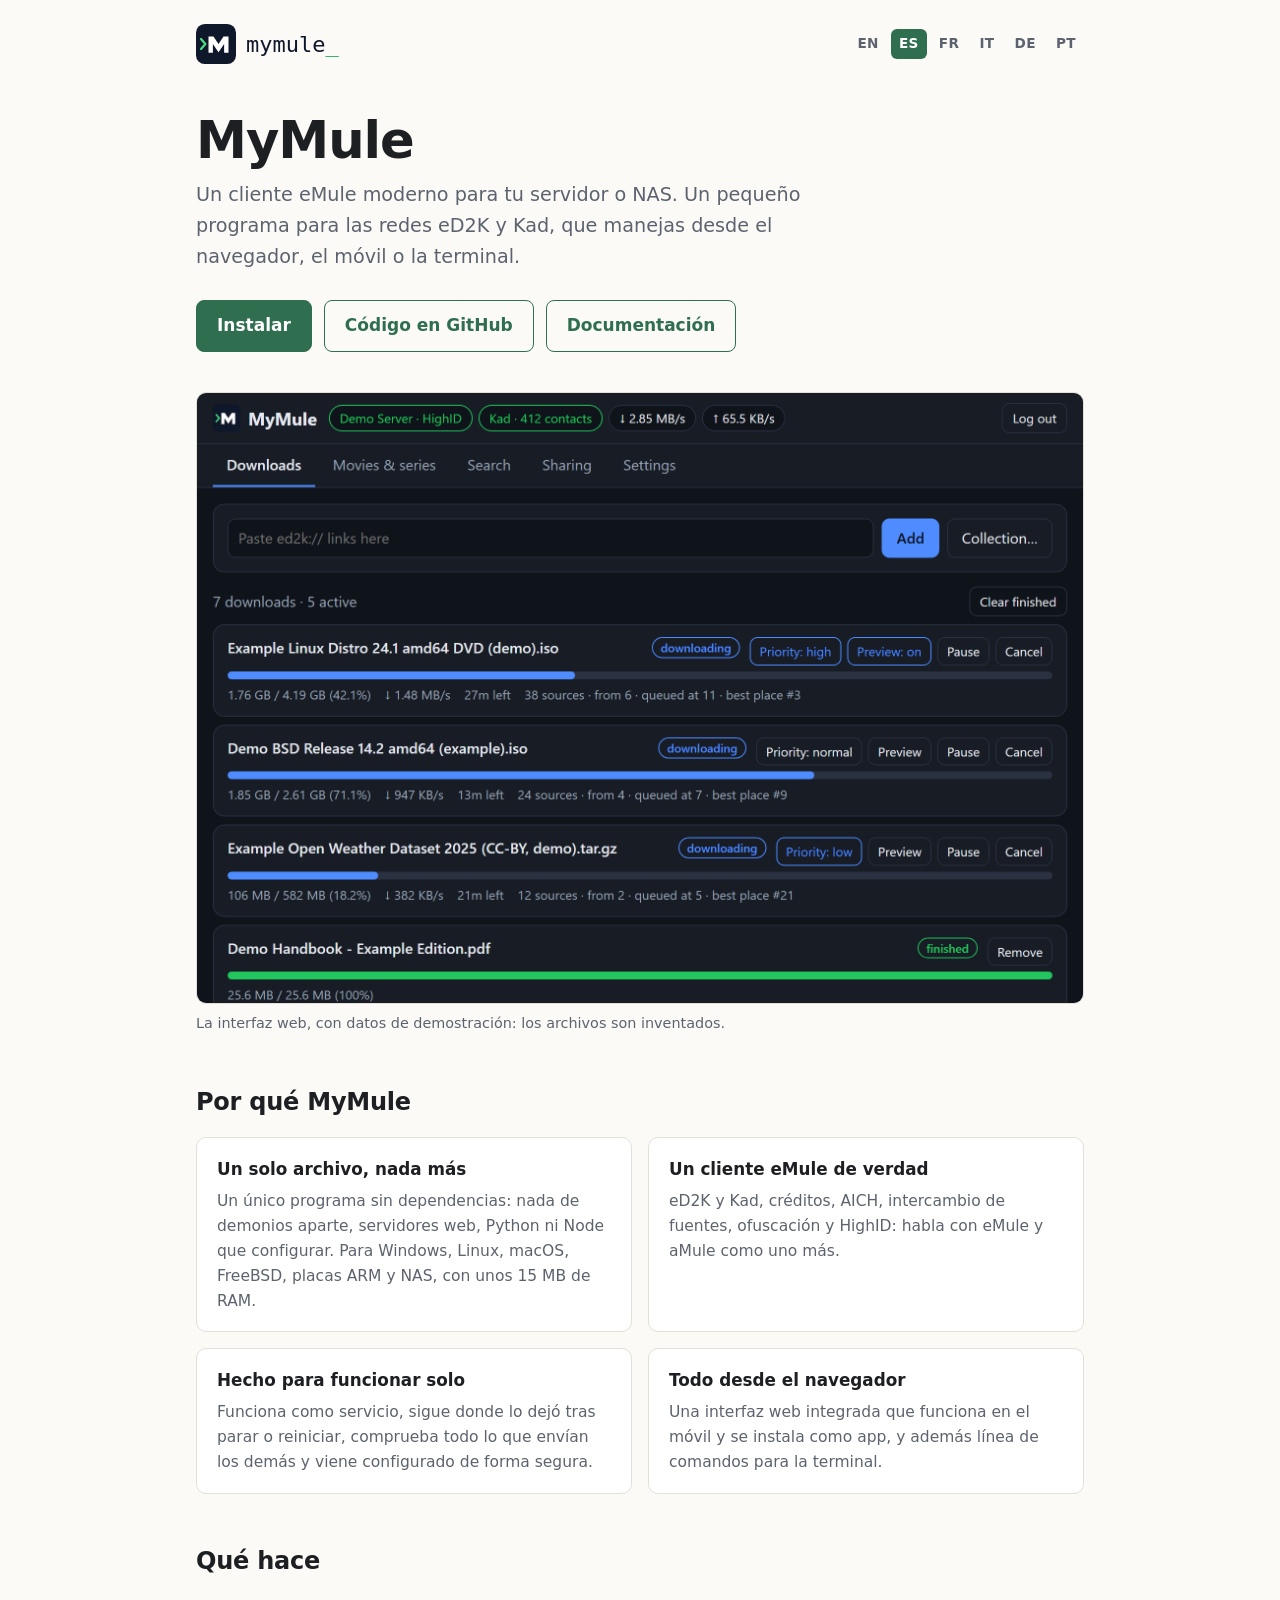
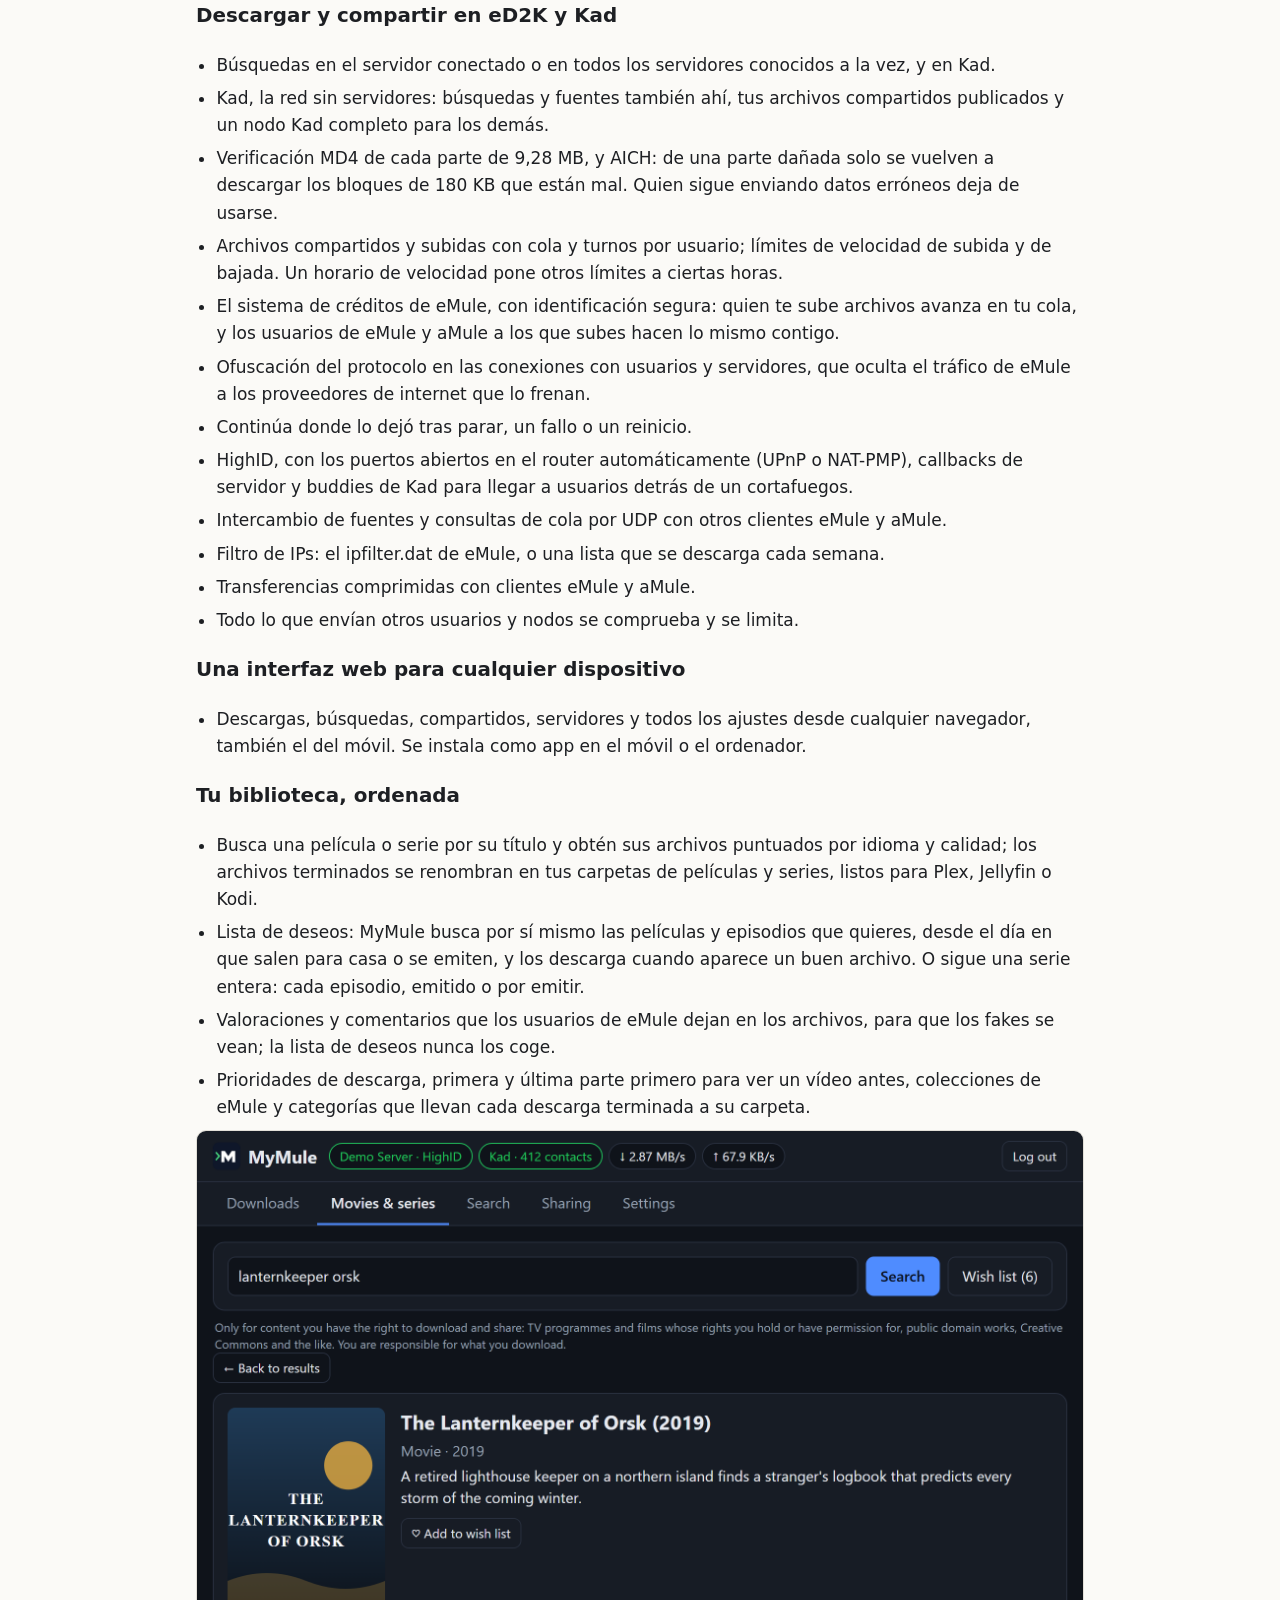
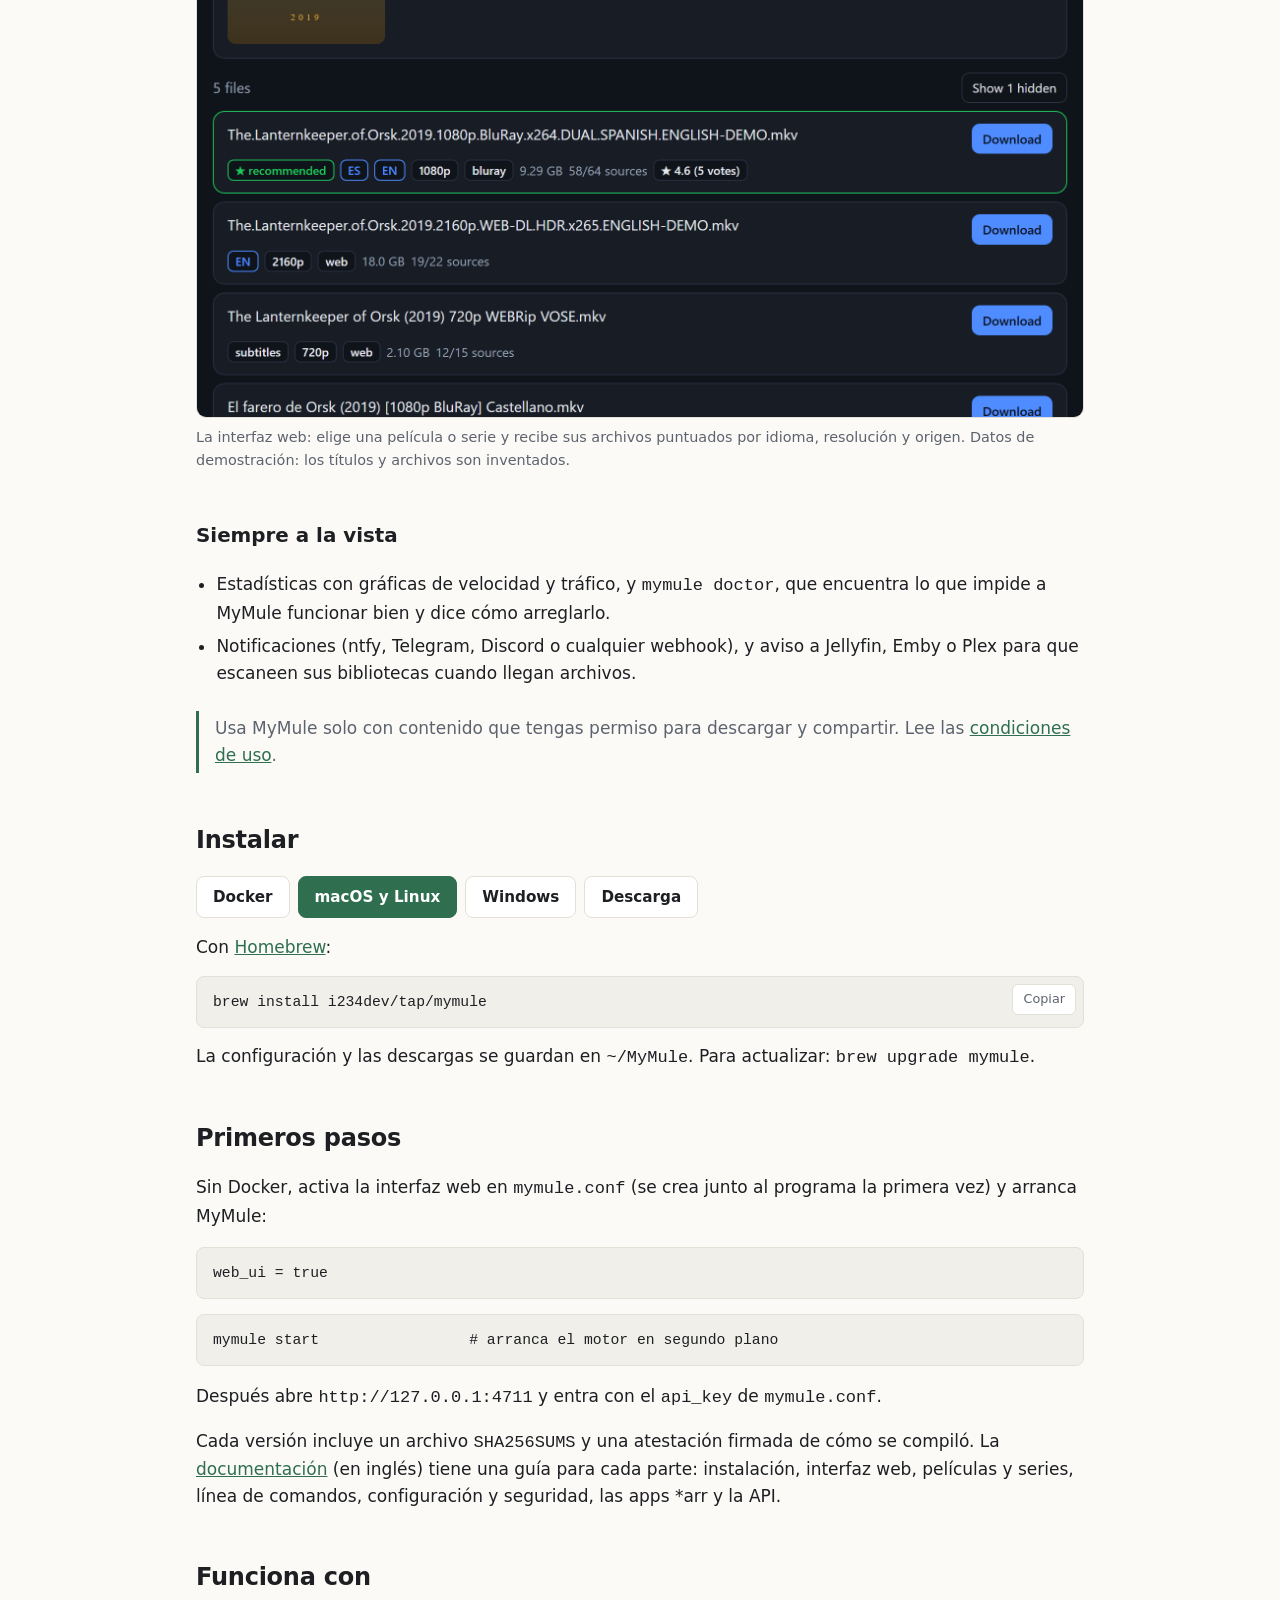
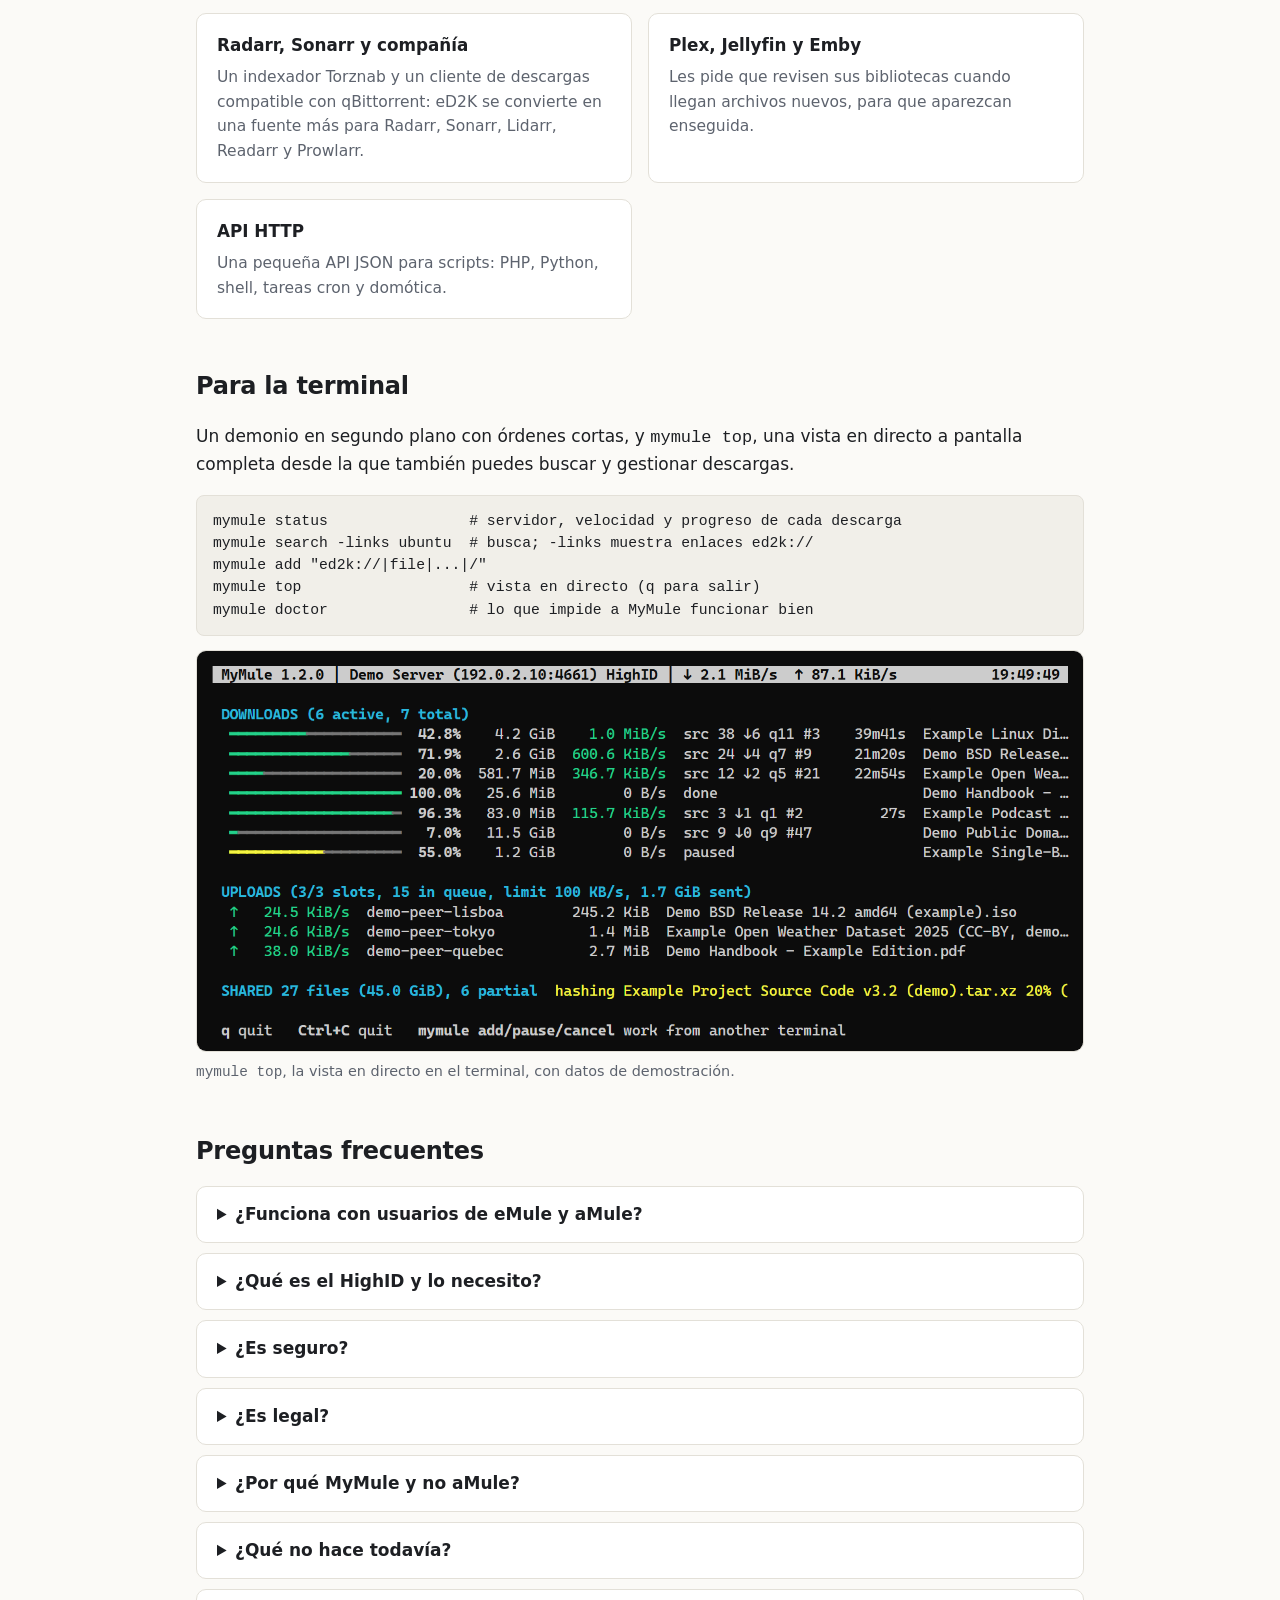
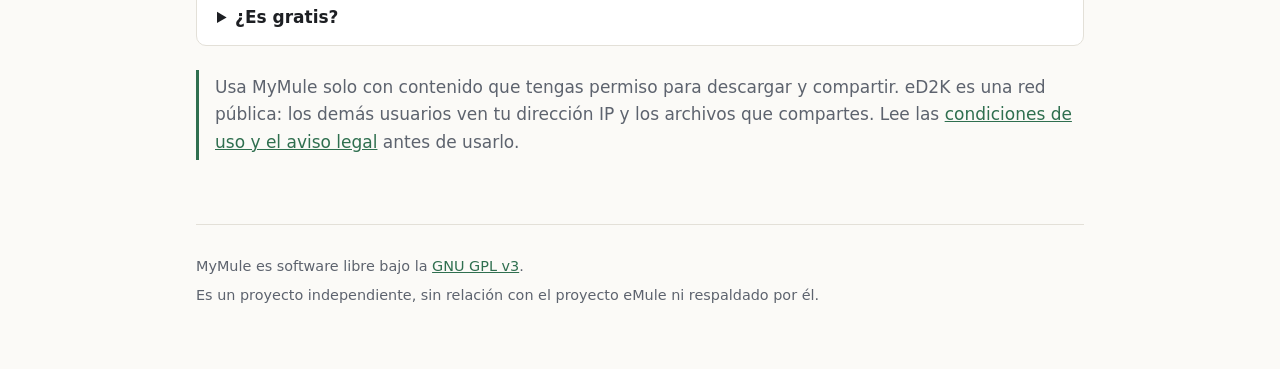
<file: docs/es/index.html>
<!doctype html>
<!-- Generated by 'go run ./tools/sitegen' from docs/site/page.html and
     docs/site/lang/es.json: edit those, not this file. -->

<html lang="es">
<head>
<meta charset="utf-8">
<meta name="viewport" content="width=device-width, initial-scale=1">
<title>MyMule: un cliente de eMule ligero con interfaz web</title>
<meta name="description" content="Un cliente ligero para la red eMule (eD2K y Kad), escrito en Go: un programa pequeño para Windows, macOS, Linux, NAS y Docker, con interfaz web, línea de comandos, API HTTP y compatibilidad con Radarr y Sonarr.">
<meta name="color-scheme" content="light dark">
<link rel="canonical" href="https://i234dev.github.io/MyMule/es/">
<link rel="alternate" hreflang="en" href="https://i234dev.github.io/MyMule/">
<link rel="alternate" hreflang="es" href="https://i234dev.github.io/MyMule/es/">
<link rel="alternate" hreflang="fr" href="https://i234dev.github.io/MyMule/fr/">
<link rel="alternate" hreflang="it" href="https://i234dev.github.io/MyMule/it/">
<link rel="alternate" hreflang="de" href="https://i234dev.github.io/MyMule/de/">
<link rel="alternate" hreflang="pt" href="https://i234dev.github.io/MyMule/pt/">
<link rel="alternate" hreflang="x-default" href="https://i234dev.github.io/MyMule/">
<meta property="og:type" content="website">
<meta property="og:site_name" content="MyMule">
<meta property="og:title" content="MyMule: un cliente de eMule ligero con interfaz web">
<meta property="og:description" content="Un cliente ligero para la red eMule (eD2K y Kad), escrito en Go: un programa pequeño para Windows, macOS, Linux, NAS y Docker, con interfaz web, línea de comandos, API HTTP y compatibilidad con Radarr y Sonarr.">
<meta property="og:url" content="https://i234dev.github.io/MyMule/es/">
<meta property="og:image" content="https://i234dev.github.io/MyMule/social.png">
<meta property="og:image:width" content="1200">
<meta property="og:image:height" content="630">
<meta property="og:image:alt" content="MyMule: un cliente de eMule para eD2K y Kad, con interfaz web">
<meta property="og:locale" content="es_ES">
<meta name="twitter:card" content="summary_large_image">
<link rel="icon" href="../favicon.svg" type="image/svg+xml">
<link rel="apple-touch-icon" href="../logo.png">
<link rel="stylesheet" href="../site.css">
</head>
<body data-copy="Copiar" data-copied="Copiado">
<div class="wrap">
  <nav class="top">
    <a href="./">
      <picture>
        <source media="(prefers-color-scheme: dark)" srcset="../wordmark-dark.svg">
        <img src="../wordmark.svg" alt="MyMule" width="196" height="40">
      </picture>
    </a>
    <ul class="langs" aria-label="Idioma">
      <li><a href="../" hreflang="en" lang="en" title="English">EN</a></li>
      <li><a href="../es/" hreflang="es" lang="es" title="Español" aria-current="page">ES</a></li>
      <li><a href="../fr/" hreflang="fr" lang="fr" title="Français">FR</a></li>
      <li><a href="../it/" hreflang="it" lang="it" title="Italiano">IT</a></li>
      <li><a href="../de/" hreflang="de" lang="de" title="Deutsch">DE</a></li>
      <li><a href="../pt/" hreflang="pt" lang="pt" title="Português">PT</a></li>
    </ul>
  </nav>
  <header>
    <h1>MyMule</h1>
    <p class="lead">Un cliente eMule moderno para tu servidor o NAS. Un pequeño programa para las redes eD2K y Kad, que manejas desde el navegador, el móvil o la terminal.</p>
    <div class="buttons">
      <a class="btn primary" href="#install">Instalar</a>
      <a class="btn secondary" href="https://github.com/i234dev/MyMule">Código en GitHub</a>
      <a class="btn secondary" href="https://github.com/i234dev/MyMule#documentation">Documentación</a>
    </div>
    <p class="version" id="version" hidden>Última versión: <a href="https://github.com/i234dev/MyMule/releases/latest"></a> · <time></time></p>
  </header>

  <figure>
    <img src="../webui-downloads.png" alt="La interfaz web: descargas con su progreso, fuentes y puestos en cola" width="1800" height="1240">
    <figcaption>La interfaz web, con datos de demostración: los archivos son inventados.</figcaption>
  </figure>

  <h2>Por qué MyMule</h2>
  <div class="grid">
    <div class="card">
      <h3>Un solo archivo, nada más</h3>
      <p>Un único programa sin dependencias: nada de demonios aparte, servidores web, Python ni Node que configurar. Para Windows, Linux, macOS, FreeBSD, placas ARM y NAS, con unos 15&nbsp;MB de RAM.</p>
    </div>
    <div class="card">
      <h3>Un cliente eMule de verdad</h3>
      <p>eD2K y Kad, créditos, AICH, intercambio de fuentes, ofuscación y HighID: habla con eMule y aMule como uno más.</p>
    </div>
    <div class="card">
      <h3>Hecho para funcionar solo</h3>
      <p>Funciona como servicio, sigue donde lo dejó tras parar o reiniciar, comprueba todo lo que envían los demás y viene configurado de forma segura.</p>
    </div>
    <div class="card">
      <h3>Todo desde el navegador</h3>
      <p>Una interfaz web integrada que funciona en el móvil y se instala como app, y además línea de comandos para la terminal.</p>
    </div>
  </div>

  <h2>Qué hace</h2>
  <h3>Descargar y compartir en eD2K y Kad</h3>
  <ul class="plain">
    <li>Búsquedas en el servidor conectado o en todos los servidores conocidos a la vez, y en Kad.</li>
    <li>Kad, la red sin servidores: búsquedas y fuentes también ahí, tus archivos compartidos publicados y un nodo Kad completo para los demás.</li>
    <li>Verificación MD4 de cada parte de 9,28&nbsp;MB, y AICH: de una parte dañada solo se vuelven a descargar los bloques de 180&nbsp;KB que están mal. Quien sigue enviando datos erróneos deja de usarse.</li>
    <li>Archivos compartidos y subidas con cola y turnos por usuario; límites de velocidad de subida y de bajada. Un horario de velocidad pone otros límites a ciertas horas.</li>
    <li>El sistema de créditos de eMule, con identificación segura: quien te sube archivos avanza en tu cola, y los usuarios de eMule y aMule a los que subes hacen lo mismo contigo.</li>
    <li>Ofuscación del protocolo en las conexiones con usuarios y servidores, que oculta el tráfico de eMule a los proveedores de internet que lo frenan.</li>
    <li>Continúa donde lo dejó tras parar, un fallo o un reinicio.</li>
    <li>HighID, con los puertos abiertos en el router automáticamente (UPnP o NAT-PMP), callbacks de servidor y buddies de Kad para llegar a usuarios detrás de un cortafuegos.</li>
    <li>Intercambio de fuentes y consultas de cola por UDP con otros clientes eMule y aMule.</li>
    <li>Filtro de IPs: el ipfilter.dat de eMule, o una lista que se descarga cada semana.</li>
    <li>Transferencias comprimidas con clientes eMule y aMule.</li>
    <li>Todo lo que envían otros usuarios y nodos se comprueba y se limita.</li>
  </ul>

  <h3>Una interfaz web para cualquier dispositivo</h3>
  <ul class="plain">
    <li>Descargas, búsquedas, compartidos, servidores y todos los ajustes desde cualquier navegador, también el del móvil. Se instala como app en el móvil o el ordenador.</li>
  </ul>

  <h3>Tu biblioteca, ordenada</h3>
  <ul class="plain">
    <li>Busca una película o serie por su título y obtén sus archivos puntuados por idioma y calidad; los archivos terminados se renombran en tus carpetas de películas y series, listos para Plex, Jellyfin o Kodi.</li>
    <li>Lista de deseos: MyMule busca por sí mismo las películas y episodios que quieres, desde el día en que salen para casa o se emiten, y los descarga cuando aparece un buen archivo. O sigue una serie entera: cada episodio, emitido o por emitir.</li>
    <li>Valoraciones y comentarios que los usuarios de eMule dejan en los archivos, para que los fakes se vean; la lista de deseos nunca los coge.</li>
    <li>Prioridades de descarga, primera y última parte primero para ver un vídeo antes, colecciones de eMule y categorías que llevan cada descarga terminada a su carpeta.</li>
  </ul>

  <figure>
    <img src="../webui-movies.png" alt="La interfaz web: una película con su cartel y los archivos encontrados, puntuados por idioma y calidad" width="1800" height="1800" loading="lazy">
    <figcaption>La interfaz web: elige una película o serie y recibe sus archivos puntuados por idioma, resolución y origen. Datos de demostración: los títulos y archivos son inventados.</figcaption>
  </figure>

  <h3>Siempre a la vista</h3>
  <ul class="plain">
    <li>Estadísticas con gráficas de velocidad y tráfico, y <code>mymule doctor</code>, que encuentra lo que impide a MyMule funcionar bien y dice cómo arreglarlo.</li>
    <li>Notificaciones (ntfy, Telegram, Discord o cualquier webhook), y aviso a Jellyfin, Emby o Plex para que escaneen sus bibliotecas cuando llegan archivos.</li>
  </ul>

  <p class="note">Usa MyMule solo con contenido que tengas permiso para descargar y compartir. Lee las <a href="https://github.com/i234dev/MyMule#terms-of-use-and-disclaimer">condiciones de uso</a>.</p>

  <h2 id="install">Instalar</h2>
  <div class="tabs" role="tablist" hidden>
    <button role="tab" id="tab-docker" aria-controls="docker" aria-selected="true">Docker</button>
    <button role="tab" id="tab-brew" aria-controls="brew" aria-selected="false">macOS y Linux</button>
    <button role="tab" id="tab-scoop" aria-controls="scoop" aria-selected="false">Windows</button>
    <button role="tab" id="tab-download" aria-controls="download" aria-selected="false">Descarga</button>
  </div>

  <section class="panel" id="docker" role="tabpanel" aria-labelledby="tab-docker">
    <h3>Docker</h3>
    <p>Cualquier sistema con <a href="https://www.docker.com/products/docker-desktop/">Docker</a>, también NAS y Raspberry Pi (amd64, arm64 y armv7). En una carpeta vacía:</p>
    <div class="cmd"><pre><code>docker run -d --name mymule --restart unless-stopped -e PUID=1000 -e PGID=1000 -v ./config:/config -v ./downloads:/downloads -p 4662:4662/tcp -p 4672:4672/udp -p 127.0.0.1:4711:4711/tcp ghcr.io/i234dev/mymule:latest</code></pre></div>
    <p>Después abre <code>http://localhost:4711</code> y entra con el <code>api_key</code> de <code>config/mymule.conf</code>. ¿Prefieres Compose? Usa el <a href="https://github.com/i234dev/MyMule/blob/master/docker-compose.yml">docker-compose.yml</a> ya preparado y ejecuta <code>docker compose up -d</code>. Más en la <a href="https://github.com/i234dev/MyMule/blob/master/docs/INSTALL.md#docker">guía de Docker</a> (en inglés).</p>
  </section>

  <section class="panel" id="brew" role="tabpanel" aria-labelledby="tab-brew">
    <h3>macOS y Linux</h3>
    <p>Con <a href="https://brew.sh">Homebrew</a>:</p>
    <div class="cmd"><pre><code>brew install i234dev/tap/mymule</code></pre></div>
    <p>La configuración y las descargas se guardan en <code>~/MyMule</code>. Para actualizar: <code>brew upgrade mymule</code>.</p>
  </section>

  <section class="panel" id="scoop" role="tabpanel" aria-labelledby="tab-scoop">
    <h3>Windows</h3>
    <p>Con <a href="https://scoop.sh">Scoop</a>:</p>
    <div class="cmd"><pre><code>scoop bucket add mymule https://github.com/i234dev/scoop-bucket
scoop install mymule</code></pre></div>
    <p>La configuración y las descargas se guardan en <code>%USERPROFILE%\scoop\persist\mymule</code>. Para actualizar: <code>scoop update mymule</code>.</p>
  </section>

  <section class="panel" id="download" role="tabpanel" aria-labelledby="tab-download">
    <h3>Descarga</h3>
    <p>Windows, Linux, macOS y FreeBSD, para Intel/AMD y ARM: descarga el archivo para tu sistema desde <a href="https://github.com/i234dev/MyMule/releases/latest">Releases</a> y descomprímelo donde quieras. MyMule es portable: su configuración y sus descargas quedan junto al programa. En Windows, descomprime el zip y haz doble clic en <code>mymule.exe</code>: la interfaz web se abre en el navegador.</p>
  </section>

  <h2>Primeros pasos</h2>
  <p>Sin Docker, activa la interfaz web en <code>mymule.conf</code> (se crea junto al programa la primera vez) y arranca MyMule:</p>
<pre><code>web_ui = true</code></pre>
<pre><code>mymule start                 # arranca el motor en segundo plano</code></pre>
  <p>Después abre <code>http://127.0.0.1:4711</code> y entra con el <code>api_key</code> de <code>mymule.conf</code>.</p>
  <p>Cada versión incluye un archivo <code>SHA256SUMS</code> y una atestación firmada de cómo se compiló. La <a href="https://github.com/i234dev/MyMule#documentation">documentación</a> (en inglés) tiene una guía para cada parte: instalación, interfaz web, películas y series, línea de comandos, configuración y seguridad, las apps *arr y la API.</p>

  <h2>Funciona con</h2>
  <div class="grid">
    <div class="card">
      <h3>Radarr, Sonarr y compañía</h3>
      <p>Un indexador Torznab y un cliente de descargas compatible con qBittorrent: eD2K se convierte en una fuente más para Radarr, Sonarr, Lidarr, Readarr y Prowlarr.</p>
    </div>
    <div class="card">
      <h3>Plex, Jellyfin y Emby</h3>
      <p>Les pide que revisen sus bibliotecas cuando llegan archivos nuevos, para que aparezcan enseguida.</p>
    </div>
    <div class="card">
      <h3>API HTTP</h3>
      <p>Una pequeña API JSON para scripts: PHP, Python, shell, tareas cron y domótica.</p>
    </div>
  </div>

  <h2>Para la terminal</h2>
  <p>Un demonio en segundo plano con órdenes cortas, y <code>mymule top</code>, una vista en directo a pantalla completa desde la que también puedes buscar y gestionar descargas.</p>
<pre><code>mymule status                # servidor, velocidad y progreso de cada descarga
mymule search -links ubuntu  # busca; -links muestra enlaces ed2k://
mymule add "ed2k://|file|...|/"
mymule top                   # vista en directo (q para salir)
mymule doctor                # lo que impide a MyMule funcionar bien</code></pre>

  <figure>
    <img src="../top-demo.png" alt="mymule top: vista en directo de descargas, subidas y archivos compartidos" width="1365" height="615" loading="lazy">
    <figcaption><code>mymule top</code>, la vista en directo en el terminal, con datos de demostración.</figcaption>
  </figure>

  <h2 id="faq">Preguntas frecuentes</h2>
  <div class="faq">
    <details>
      <summary>¿Funciona con usuarios de eMule y aMule?</summary>
      <p>Sí. MyMule se conecta a los mismos servidores eD2K y a la misma red Kad, así que descargas de y compartes con todos los que usan eMule, aMule y otros clientes compatibles.</p>
    </details>
    <details>
      <summary>¿Qué es el HighID y lo necesito?</summary>
      <p>Con HighID los demás usuarios pueden conectarse contigo directamente, así que consigues muchas más fuentes y descargas más rápidas. MyMule abre por sí mismo los puertos 4662 (TCP) y 4672 (UDP) en tu router con UPnP o NAT-PMP, si el router lo permite; si no, ábrelos a mano hacia el ordenador donde corre MyMule. Sin HighID MyMule también funciona, con LowID y menos fuentes.</p>
    </details>
    <details>
      <summary>¿Es seguro?</summary>
      <p>Todo lo que envían otros usuarios, servidores y nodos Kad se comprueba y se limita, y un paquete malicioso cierra esa conexión, no el programa. La interfaz web y la API solo responden en tu propio ordenador salvo que lo cambies, y siempre piden una clave. Nunca abras el puerto 4711 en tu router. Ten en cuenta que eD2K es una red pública: los demás ven tu dirección IP y los archivos que compartes.</p>
    </details>
    <details>
      <summary>¿Es legal?</summary>
      <p>MyMule es un cliente para un protocolo abierto de intercambio de archivos, igual que un navegador lo es para la web. Lo que descargas y compartes depende de ti: úsalo solo con contenido que puedas compartir, como software libre, obras de dominio público o tus propios archivos. Lee las <a href="https://github.com/i234dev/MyMule#terms-of-use-and-disclaimer">condiciones de uso</a>.</p>
    </details>
    <details>
      <summary>¿Por qué MyMule y no aMule?</summary>
      <p>MyMule empezó como un proyecto personal, antes de saber que aMule se estaba retomando. Hoy hay muy buenas opciones: <a href="https://github.com/amule-org/amule">aMule</a> es el cliente maduro de toda la vida, de nuevo en desarrollo activo y con más funciones clásicas de eMule; con <a href="https://github.com/got3nks/amutorrent">aMuTorrent</a> tienes además una interfaz web moderna y soporte para Sonarr y Radarr. MyMule es un cliente más pequeño e independiente, escrito desde cero: te puede encajar si quieres un solo programa sin nada más que instalar ni conectar, una biblioteca que encuentra películas y series por su título y las renombra por ti, y un consumo mínimo. Si necesitas algo que MyMule no tiene, aMule es una gran elección. Los dos comparten la misma red, así que con cualquiera ayudas a mantenerla viva.</p>
    </details>
    <details>
      <summary>¿Qué no hace todavía?</summary>
      <p>Algunos extras de eMule, como los amigos y el chat, no están implementados. Las ideas y los avisos de fallos son bienvenidos en <a href="https://github.com/i234dev/MyMule/issues">GitHub</a>.</p>
    </details>
    <details>
      <summary>¿Es gratis?</summary>
      <p>Sí: es software libre bajo la GNU GPL v3, sin anuncios y sin cuentas que crear. Su código está en <a href="https://github.com/i234dev/MyMule">GitHub</a>.</p>
    </details>
  </div>

  <p class="note">Usa MyMule solo con contenido que tengas permiso para descargar y compartir. eD2K es una red pública: los demás usuarios ven tu dirección IP y los archivos que compartes. Lee las <a href="https://github.com/i234dev/MyMule#terms-of-use-and-disclaimer">condiciones de uso y el aviso legal</a> antes de usarlo.</p>

  <footer>
    <p>MyMule es software libre bajo la <a href="https://github.com/i234dev/MyMule/blob/master/LICENSE">GNU GPL v3</a>.</p>
    <p>Es un proyecto independiente, sin relación con el proyecto eMule ni respaldado por él.</p>
  </footer>
</div>
<script src="../site.js"></script>
</body>
</html>
</file>
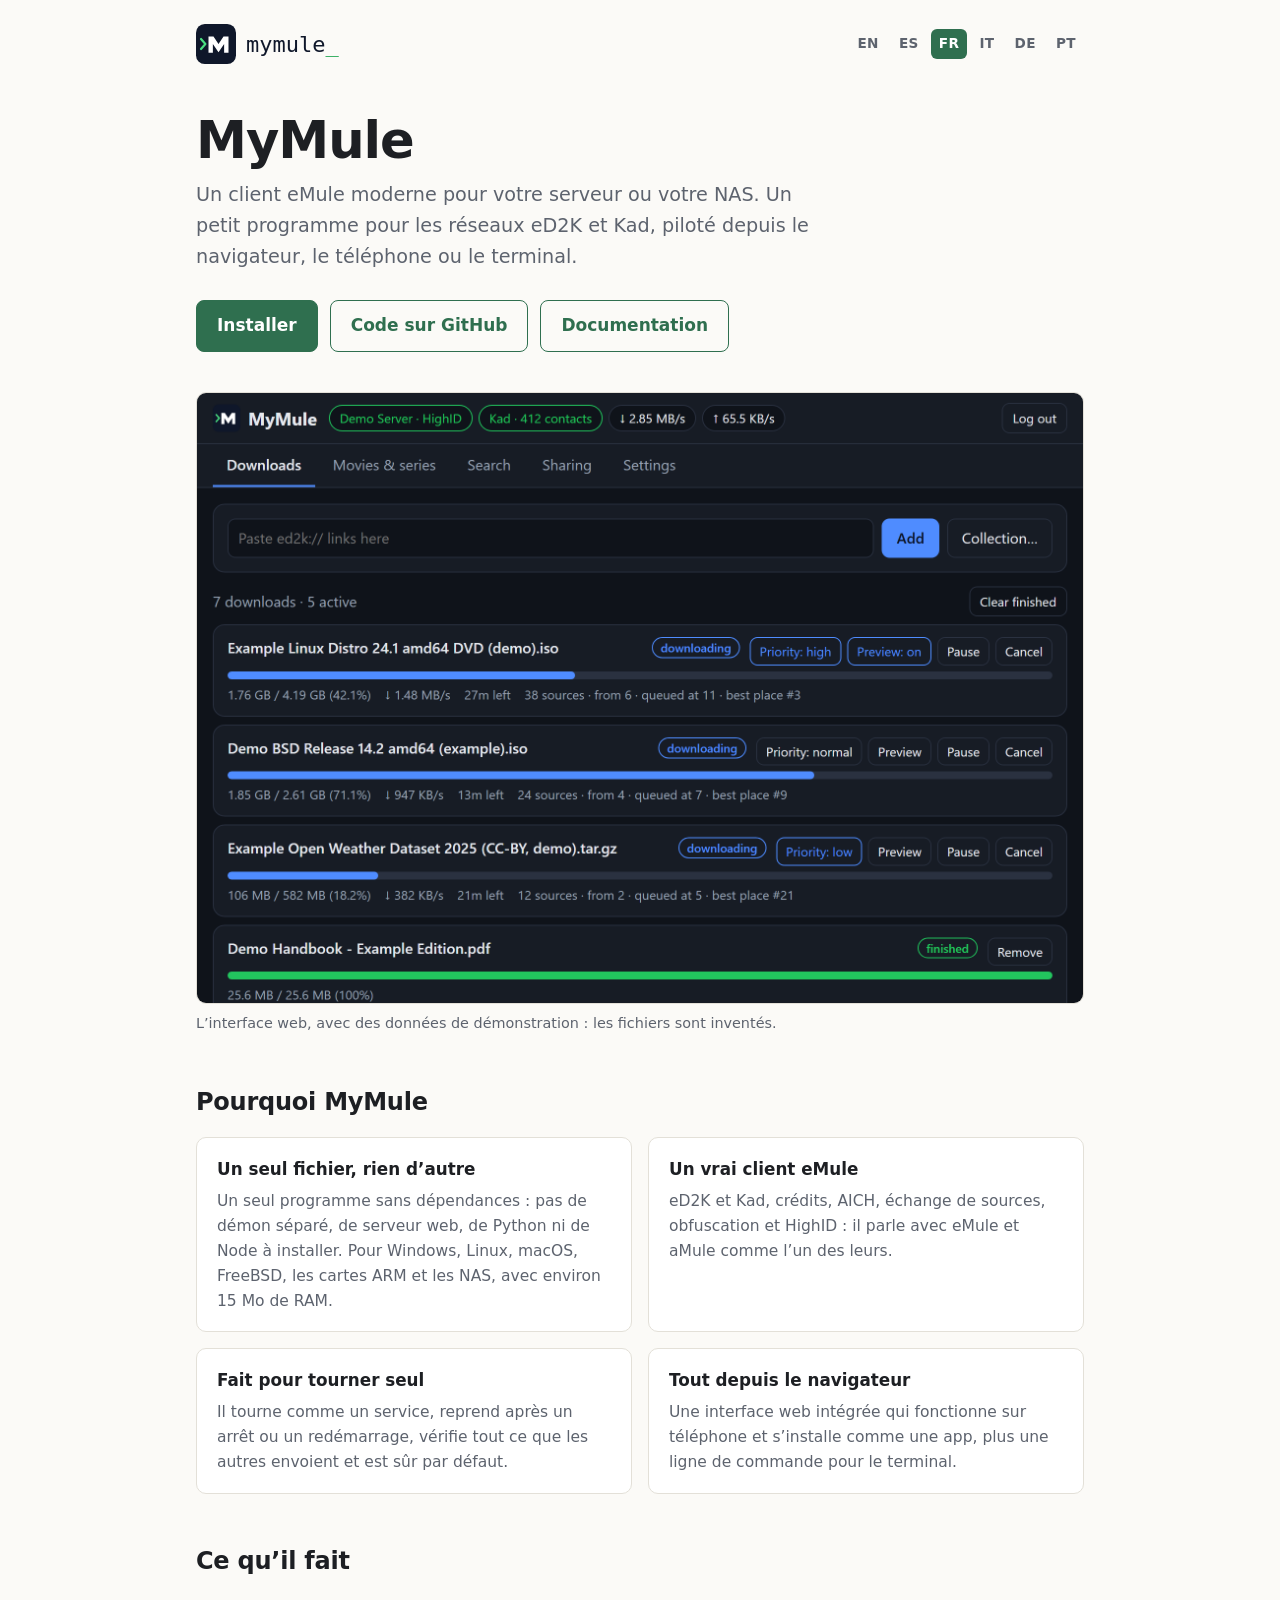
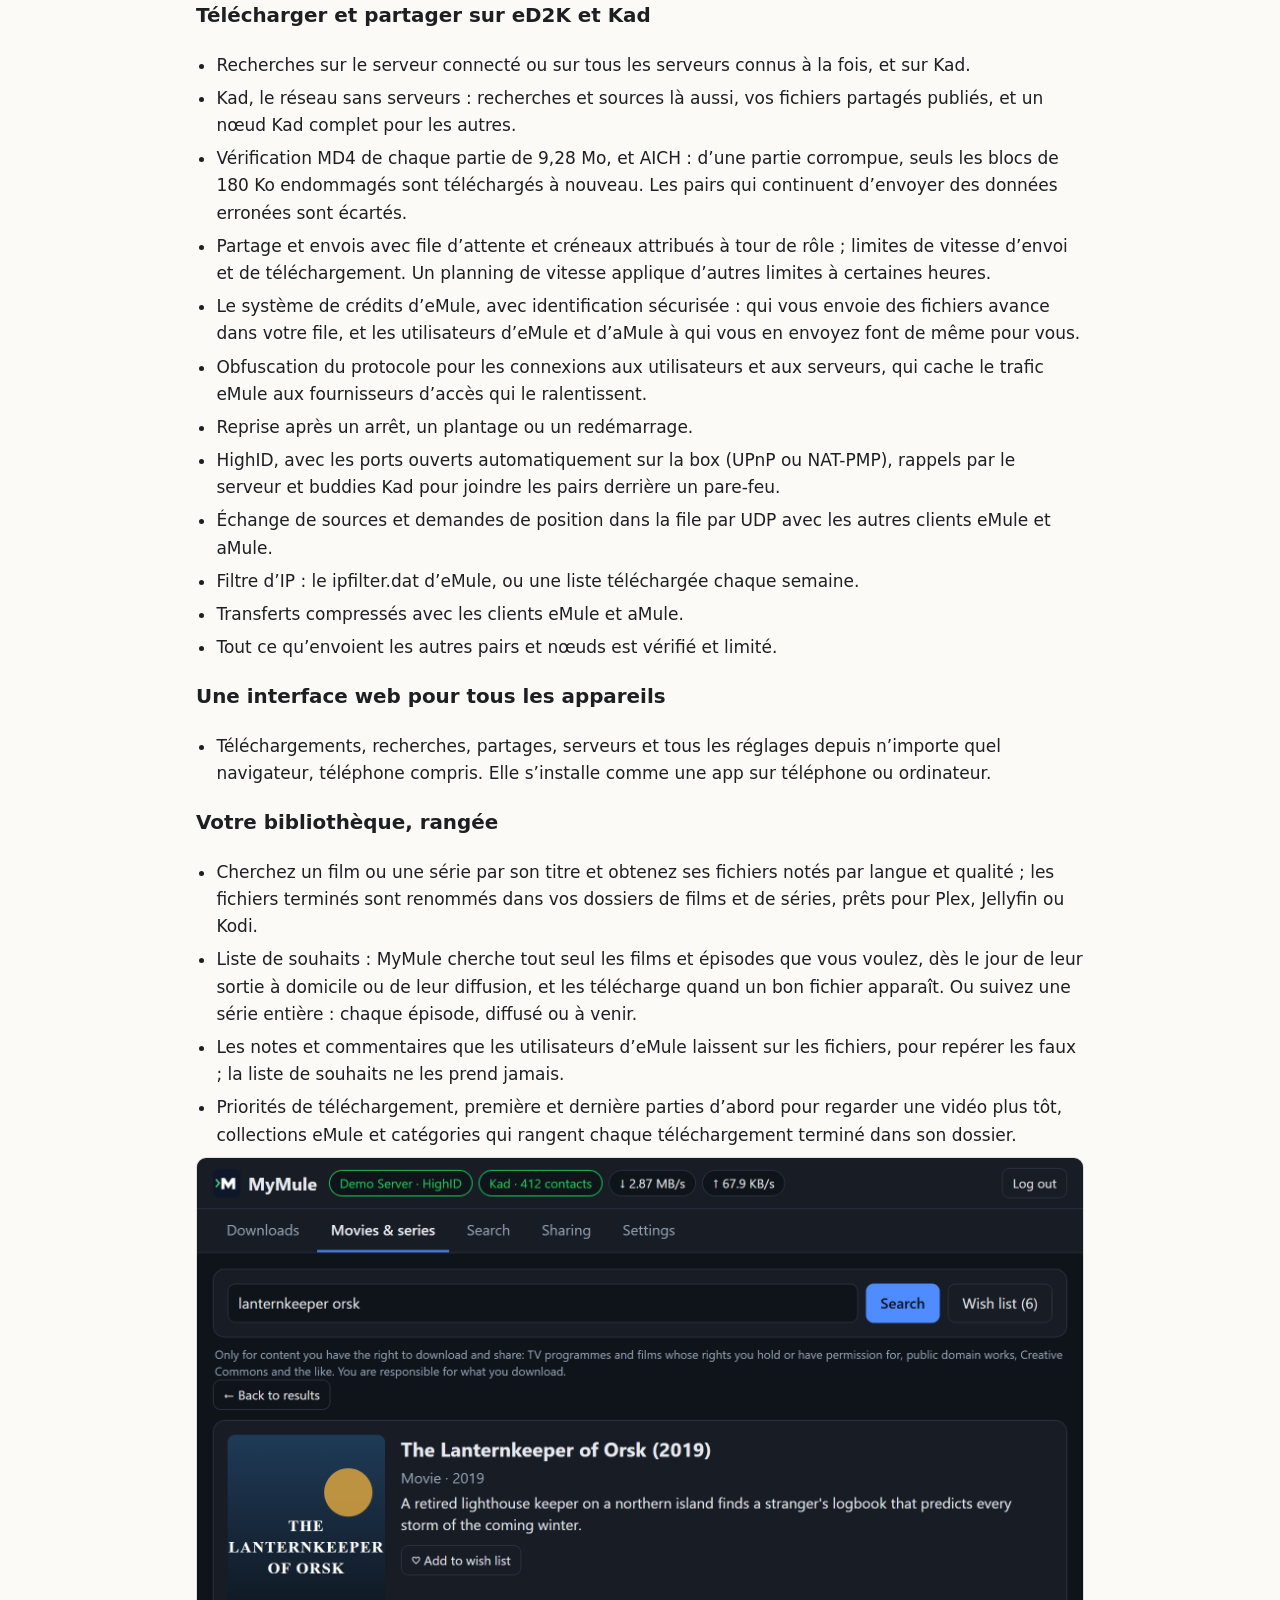
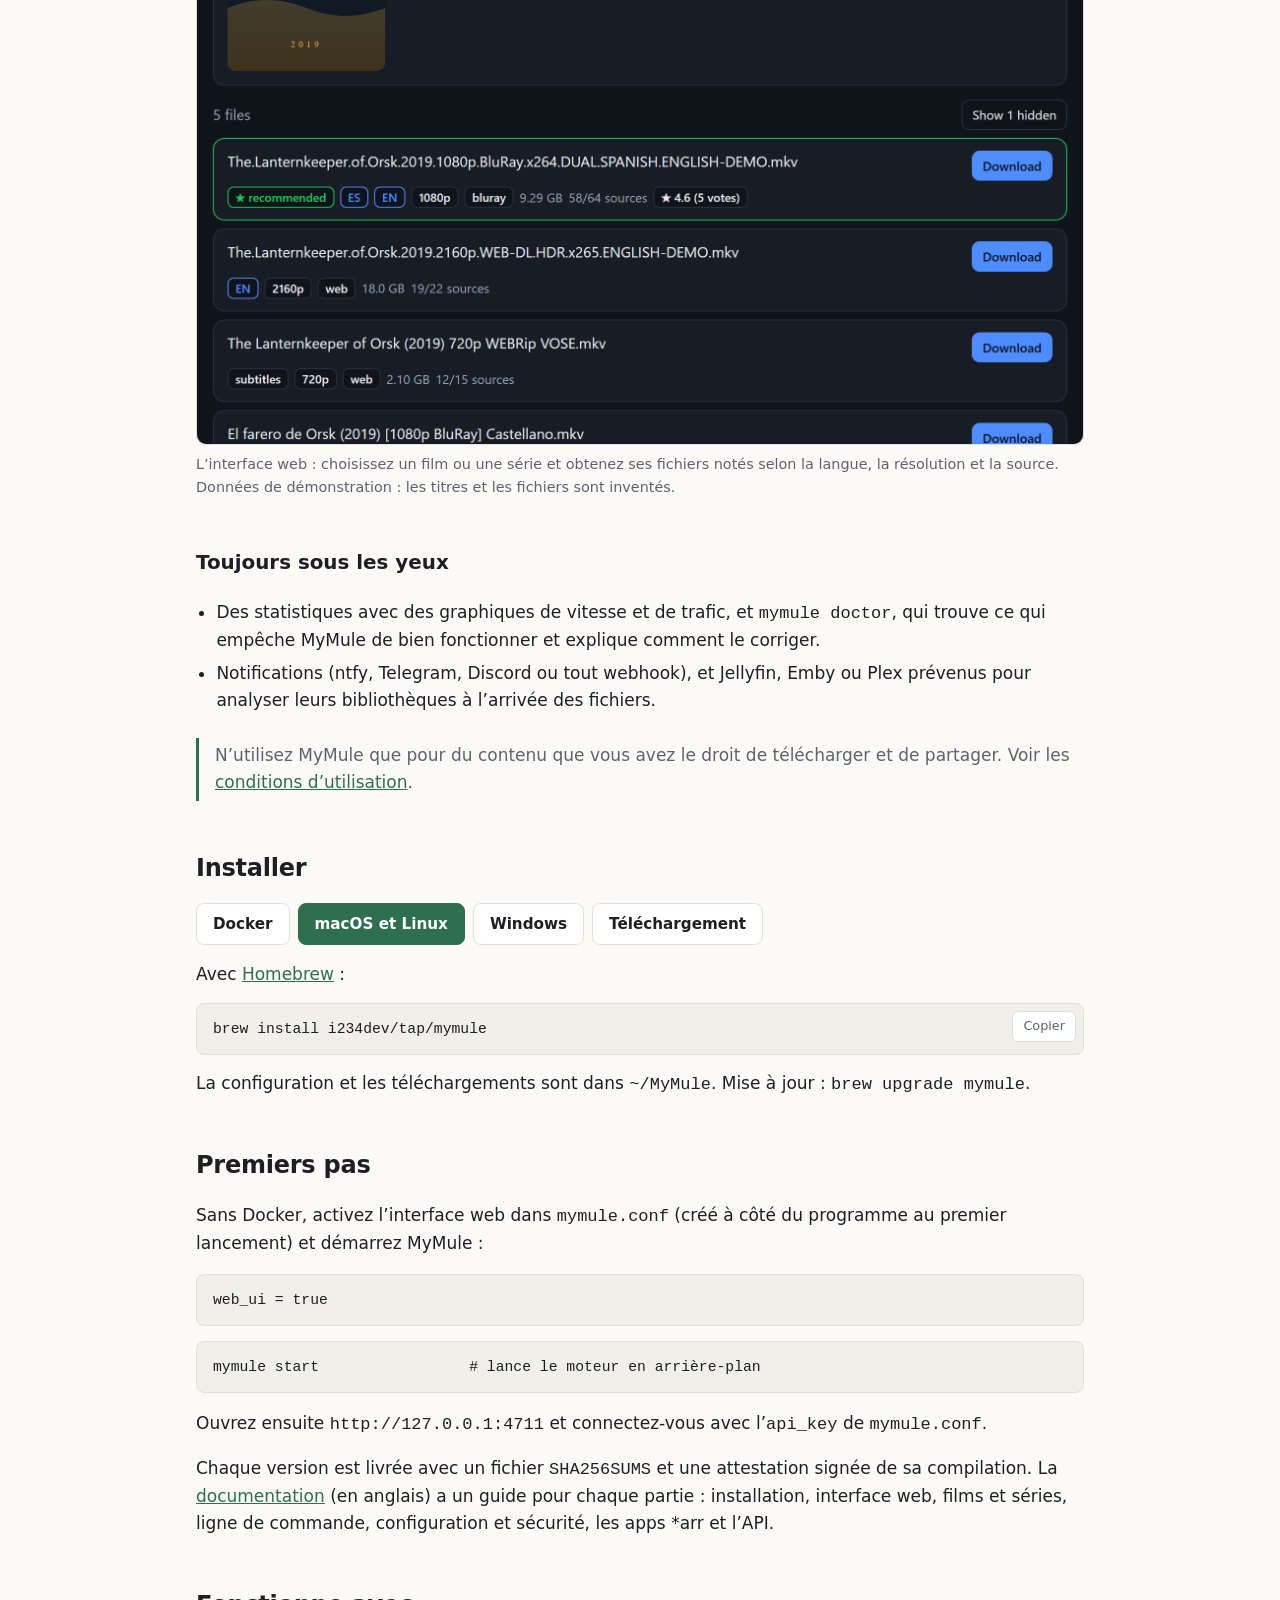
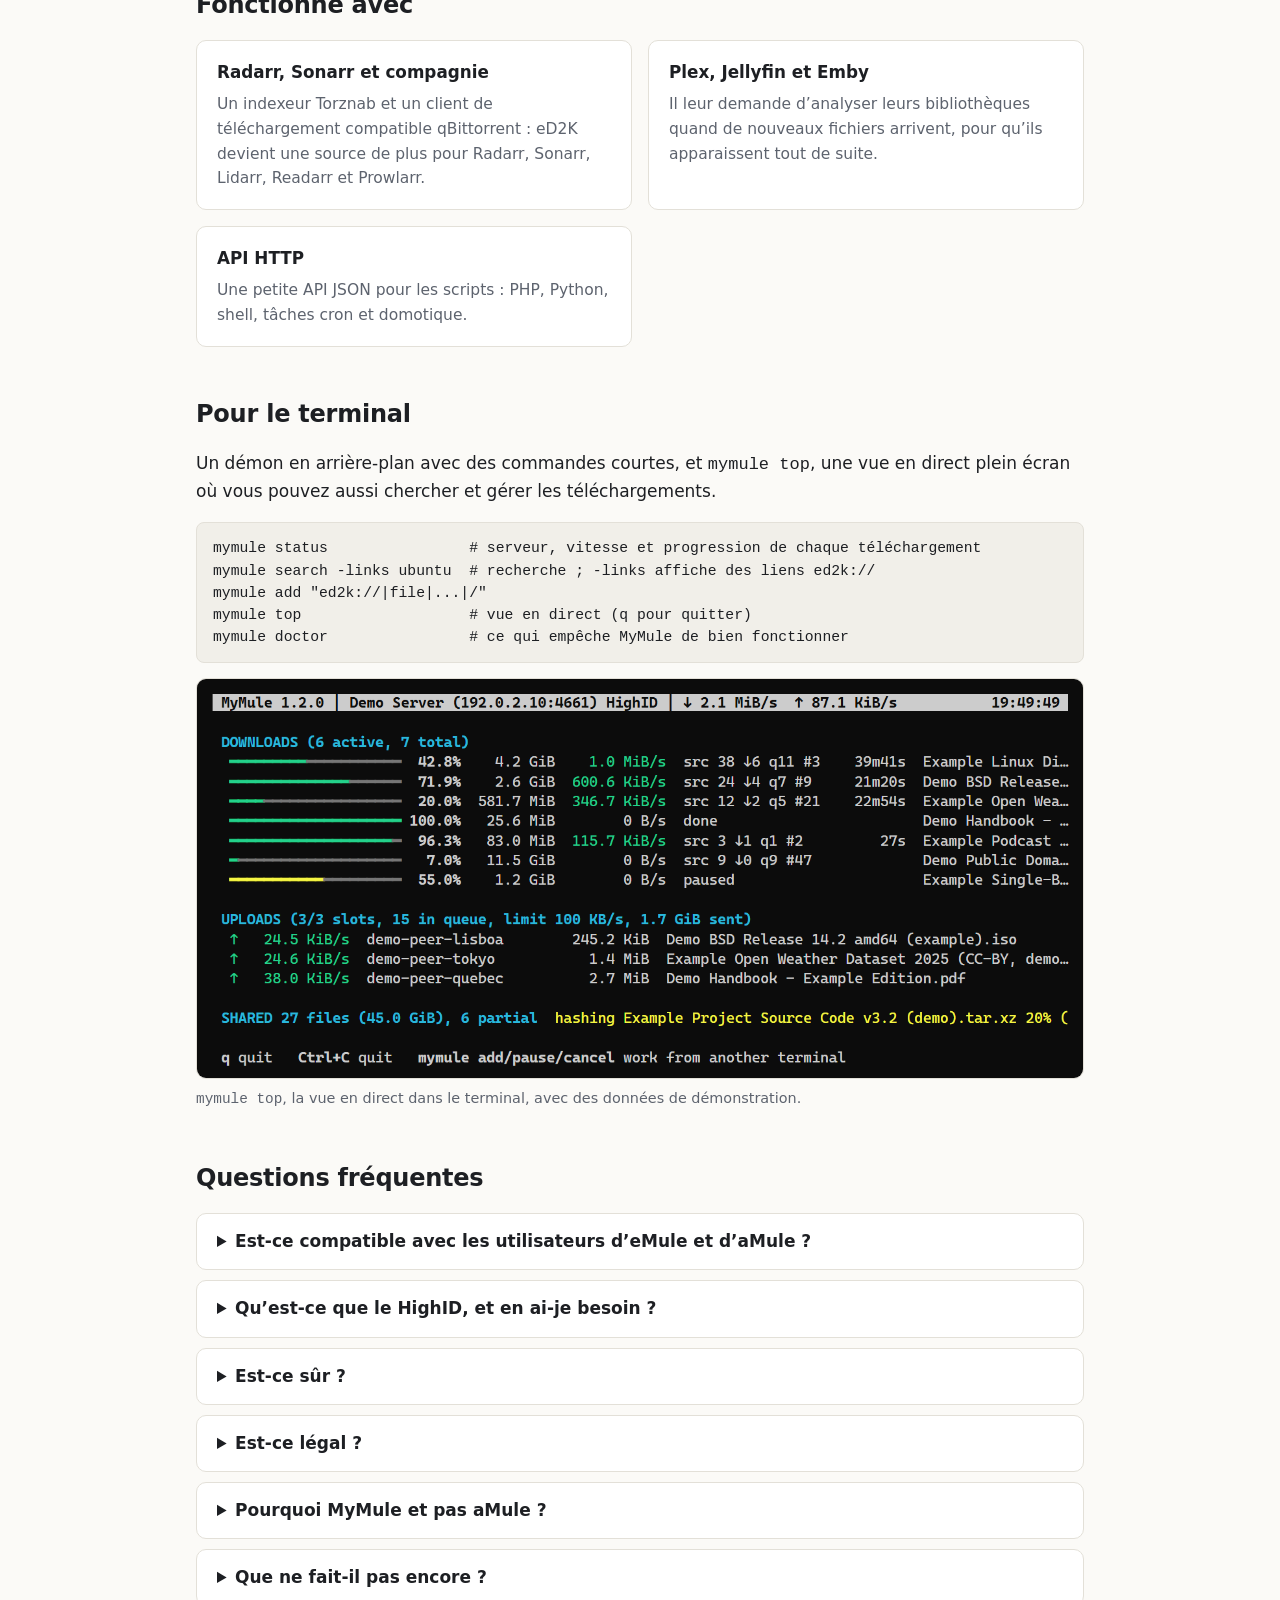
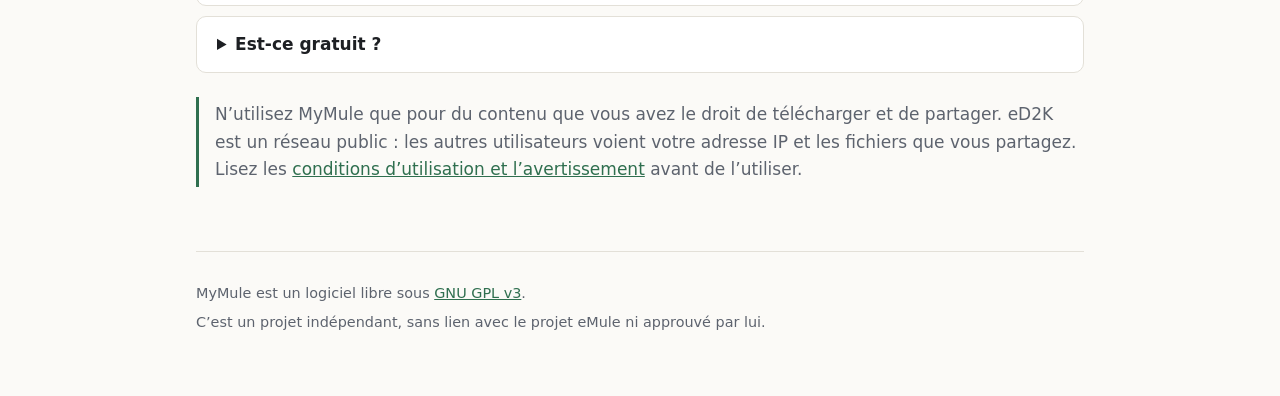
<file: docs/fr/index.html>
<!doctype html>
<!-- Generated by 'go run ./tools/sitegen' from docs/site/page.html and
     docs/site/lang/fr.json: edit those, not this file. -->

<html lang="fr">
<head>
<meta charset="utf-8">
<meta name="viewport" content="width=device-width, initial-scale=1">
<title>MyMule : un client eMule léger avec interface web</title>
<meta name="description" content="Un client léger pour le réseau eMule (eD2K et Kad), écrit en Go : un petit programme pour Windows, macOS, Linux, NAS et Docker, avec interface web, ligne de commande, API HTTP et prise en charge de Radarr et Sonarr.">
<meta name="color-scheme" content="light dark">
<link rel="canonical" href="https://i234dev.github.io/MyMule/fr/">
<link rel="alternate" hreflang="en" href="https://i234dev.github.io/MyMule/">
<link rel="alternate" hreflang="es" href="https://i234dev.github.io/MyMule/es/">
<link rel="alternate" hreflang="fr" href="https://i234dev.github.io/MyMule/fr/">
<link rel="alternate" hreflang="it" href="https://i234dev.github.io/MyMule/it/">
<link rel="alternate" hreflang="de" href="https://i234dev.github.io/MyMule/de/">
<link rel="alternate" hreflang="pt" href="https://i234dev.github.io/MyMule/pt/">
<link rel="alternate" hreflang="x-default" href="https://i234dev.github.io/MyMule/">
<meta property="og:type" content="website">
<meta property="og:site_name" content="MyMule">
<meta property="og:title" content="MyMule : un client eMule léger avec interface web">
<meta property="og:description" content="Un client léger pour le réseau eMule (eD2K et Kad), écrit en Go : un petit programme pour Windows, macOS, Linux, NAS et Docker, avec interface web, ligne de commande, API HTTP et prise en charge de Radarr et Sonarr.">
<meta property="og:url" content="https://i234dev.github.io/MyMule/fr/">
<meta property="og:image" content="https://i234dev.github.io/MyMule/social.png">
<meta property="og:image:width" content="1200">
<meta property="og:image:height" content="630">
<meta property="og:image:alt" content="MyMule : un client eMule pour eD2K et Kad, avec interface web">
<meta property="og:locale" content="fr_FR">
<meta name="twitter:card" content="summary_large_image">
<link rel="icon" href="../favicon.svg" type="image/svg+xml">
<link rel="apple-touch-icon" href="../logo.png">
<link rel="stylesheet" href="../site.css">
</head>
<body data-copy="Copier" data-copied="Copié">
<div class="wrap">
  <nav class="top">
    <a href="./">
      <picture>
        <source media="(prefers-color-scheme: dark)" srcset="../wordmark-dark.svg">
        <img src="../wordmark.svg" alt="MyMule" width="196" height="40">
      </picture>
    </a>
    <ul class="langs" aria-label="Langue">
      <li><a href="../" hreflang="en" lang="en" title="English">EN</a></li>
      <li><a href="../es/" hreflang="es" lang="es" title="Español">ES</a></li>
      <li><a href="../fr/" hreflang="fr" lang="fr" title="Français" aria-current="page">FR</a></li>
      <li><a href="../it/" hreflang="it" lang="it" title="Italiano">IT</a></li>
      <li><a href="../de/" hreflang="de" lang="de" title="Deutsch">DE</a></li>
      <li><a href="../pt/" hreflang="pt" lang="pt" title="Português">PT</a></li>
    </ul>
  </nav>
  <header>
    <h1>MyMule</h1>
    <p class="lead">Un client eMule moderne pour votre serveur ou votre NAS. Un petit programme pour les réseaux eD2K et Kad, piloté depuis le navigateur, le téléphone ou le terminal.</p>
    <div class="buttons">
      <a class="btn primary" href="#install">Installer</a>
      <a class="btn secondary" href="https://github.com/i234dev/MyMule">Code sur GitHub</a>
      <a class="btn secondary" href="https://github.com/i234dev/MyMule#documentation">Documentation</a>
    </div>
    <p class="version" id="version" hidden>Dernière version : <a href="https://github.com/i234dev/MyMule/releases/latest"></a> · <time></time></p>
  </header>

  <figure>
    <img src="../webui-downloads.png" alt="L’interface web : les téléchargements avec leur progression, leurs sources et leurs places dans les files" width="1800" height="1240">
    <figcaption>L’interface web, avec des données de démonstration : les fichiers sont inventés.</figcaption>
  </figure>

  <h2>Pourquoi MyMule</h2>
  <div class="grid">
    <div class="card">
      <h3>Un seul fichier, rien d’autre</h3>
      <p>Un seul programme sans dépendances : pas de démon séparé, de serveur web, de Python ni de Node à installer. Pour Windows, Linux, macOS, FreeBSD, les cartes ARM et les NAS, avec environ 15&nbsp;Mo de RAM.</p>
    </div>
    <div class="card">
      <h3>Un vrai client eMule</h3>
      <p>eD2K et Kad, crédits, AICH, échange de sources, obfuscation et HighID : il parle avec eMule et aMule comme l’un des leurs.</p>
    </div>
    <div class="card">
      <h3>Fait pour tourner seul</h3>
      <p>Il tourne comme un service, reprend après un arrêt ou un redémarrage, vérifie tout ce que les autres envoient et est sûr par défaut.</p>
    </div>
    <div class="card">
      <h3>Tout depuis le navigateur</h3>
      <p>Une interface web intégrée qui fonctionne sur téléphone et s’installe comme une app, plus une ligne de commande pour le terminal.</p>
    </div>
  </div>

  <h2>Ce qu’il fait</h2>
  <h3>Télécharger et partager sur eD2K et Kad</h3>
  <ul class="plain">
    <li>Recherches sur le serveur connecté ou sur tous les serveurs connus à la fois, et sur Kad.</li>
    <li>Kad, le réseau sans serveurs : recherches et sources là aussi, vos fichiers partagés publiés, et un nœud Kad complet pour les autres.</li>
    <li>Vérification MD4 de chaque partie de 9,28&nbsp;Mo, et AICH : d’une partie corrompue, seuls les blocs de 180&nbsp;Ko endommagés sont téléchargés à nouveau. Les pairs qui continuent d’envoyer des données erronées sont écartés.</li>
    <li>Partage et envois avec file d’attente et créneaux attribués à tour de rôle ; limites de vitesse d’envoi et de téléchargement. Un planning de vitesse applique d’autres limites à certaines heures.</li>
    <li>Le système de crédits d’eMule, avec identification sécurisée : qui vous envoie des fichiers avance dans votre file, et les utilisateurs d’eMule et d’aMule à qui vous en envoyez font de même pour vous.</li>
    <li>Obfuscation du protocole pour les connexions aux utilisateurs et aux serveurs, qui cache le trafic eMule aux fournisseurs d’accès qui le ralentissent.</li>
    <li>Reprise après un arrêt, un plantage ou un redémarrage.</li>
    <li>HighID, avec les ports ouverts automatiquement sur la box (UPnP ou NAT-PMP), rappels par le serveur et buddies Kad pour joindre les pairs derrière un pare-feu.</li>
    <li>Échange de sources et demandes de position dans la file par UDP avec les autres clients eMule et aMule.</li>
    <li>Filtre d’IP : le ipfilter.dat d’eMule, ou une liste téléchargée chaque semaine.</li>
    <li>Transferts compressés avec les clients eMule et aMule.</li>
    <li>Tout ce qu’envoient les autres pairs et nœuds est vérifié et limité.</li>
  </ul>

  <h3>Une interface web pour tous les appareils</h3>
  <ul class="plain">
    <li>Téléchargements, recherches, partages, serveurs et tous les réglages depuis n’importe quel navigateur, téléphone compris. Elle s’installe comme une app sur téléphone ou ordinateur.</li>
  </ul>

  <h3>Votre bibliothèque, rangée</h3>
  <ul class="plain">
    <li>Cherchez un film ou une série par son titre et obtenez ses fichiers notés par langue et qualité ; les fichiers terminés sont renommés dans vos dossiers de films et de séries, prêts pour Plex, Jellyfin ou Kodi.</li>
    <li>Liste de souhaits : MyMule cherche tout seul les films et épisodes que vous voulez, dès le jour de leur sortie à domicile ou de leur diffusion, et les télécharge quand un bon fichier apparaît. Ou suivez une série entière : chaque épisode, diffusé ou à venir.</li>
    <li>Les notes et commentaires que les utilisateurs d’eMule laissent sur les fichiers, pour repérer les faux ; la liste de souhaits ne les prend jamais.</li>
    <li>Priorités de téléchargement, première et dernière parties d’abord pour regarder une vidéo plus tôt, collections eMule et catégories qui rangent chaque téléchargement terminé dans son dossier.</li>
  </ul>

  <figure>
    <img src="../webui-movies.png" alt="L’interface web : un film avec son affiche et les fichiers trouvés, notés selon la langue et la qualité" width="1800" height="1800" loading="lazy">
    <figcaption>L’interface web : choisissez un film ou une série et obtenez ses fichiers notés selon la langue, la résolution et la source. Données de démonstration : les titres et les fichiers sont inventés.</figcaption>
  </figure>

  <h3>Toujours sous les yeux</h3>
  <ul class="plain">
    <li>Des statistiques avec des graphiques de vitesse et de trafic, et <code>mymule doctor</code>, qui trouve ce qui empêche MyMule de bien fonctionner et explique comment le corriger.</li>
    <li>Notifications (ntfy, Telegram, Discord ou tout webhook), et Jellyfin, Emby ou Plex prévenus pour analyser leurs bibliothèques à l’arrivée des fichiers.</li>
  </ul>

  <p class="note">N’utilisez MyMule que pour du contenu que vous avez le droit de télécharger et de partager. Voir les <a href="https://github.com/i234dev/MyMule#terms-of-use-and-disclaimer">conditions d’utilisation</a>.</p>

  <h2 id="install">Installer</h2>
  <div class="tabs" role="tablist" hidden>
    <button role="tab" id="tab-docker" aria-controls="docker" aria-selected="true">Docker</button>
    <button role="tab" id="tab-brew" aria-controls="brew" aria-selected="false">macOS et Linux</button>
    <button role="tab" id="tab-scoop" aria-controls="scoop" aria-selected="false">Windows</button>
    <button role="tab" id="tab-download" aria-controls="download" aria-selected="false">Téléchargement</button>
  </div>

  <section class="panel" id="docker" role="tabpanel" aria-labelledby="tab-docker">
    <h3>Docker</h3>
    <p>Tout système avec <a href="https://www.docker.com/products/docker-desktop/">Docker</a>, NAS et Raspberry Pi compris (amd64, arm64 et armv7). Dans un dossier vide :</p>
    <div class="cmd"><pre><code>docker run -d --name mymule --restart unless-stopped -e PUID=1000 -e PGID=1000 -v ./config:/config -v ./downloads:/downloads -p 4662:4662/tcp -p 4672:4672/udp -p 127.0.0.1:4711:4711/tcp ghcr.io/i234dev/mymule:latest</code></pre></div>
    <p>Ouvrez ensuite <code>http://localhost:4711</code> et connectez-vous avec l’<code>api_key</code> de <code>config/mymule.conf</code>. Vous préférez Compose ? Utilisez le <a href="https://github.com/i234dev/MyMule/blob/master/docker-compose.yml">docker-compose.yml</a> prêt à l’emploi et lancez <code>docker compose up -d</code>. Plus de détails dans le <a href="https://github.com/i234dev/MyMule/blob/master/docs/INSTALL.md#docker">guide Docker</a> (en anglais).</p>
  </section>

  <section class="panel" id="brew" role="tabpanel" aria-labelledby="tab-brew">
    <h3>macOS et Linux</h3>
    <p>Avec <a href="https://brew.sh">Homebrew</a> :</p>
    <div class="cmd"><pre><code>brew install i234dev/tap/mymule</code></pre></div>
    <p>La configuration et les téléchargements sont dans <code>~/MyMule</code>. Mise à jour : <code>brew upgrade mymule</code>.</p>
  </section>

  <section class="panel" id="scoop" role="tabpanel" aria-labelledby="tab-scoop">
    <h3>Windows</h3>
    <p>Avec <a href="https://scoop.sh">Scoop</a> :</p>
    <div class="cmd"><pre><code>scoop bucket add mymule https://github.com/i234dev/scoop-bucket
scoop install mymule</code></pre></div>
    <p>La configuration et les téléchargements sont dans <code>%USERPROFILE%\scoop\persist\mymule</code>. Mise à jour : <code>scoop update mymule</code>.</p>
  </section>

  <section class="panel" id="download" role="tabpanel" aria-labelledby="tab-download">
    <h3>Téléchargement</h3>
    <p>Windows, Linux, macOS et FreeBSD, pour Intel/AMD et ARM : téléchargez l’archive de votre système depuis <a href="https://github.com/i234dev/MyMule/releases/latest">Releases</a> et décompressez-la où vous voulez. MyMule est portable : sa configuration et ses téléchargements restent à côté du programme. Sous Windows, décompressez le zip et double-cliquez sur <code>mymule.exe</code> : l’interface web s’ouvre dans le navigateur.</p>
  </section>

  <h2>Premiers pas</h2>
  <p>Sans Docker, activez l’interface web dans <code>mymule.conf</code> (créé à côté du programme au premier lancement) et démarrez MyMule :</p>
<pre><code>web_ui = true</code></pre>
<pre><code>mymule start                 # lance le moteur en arrière-plan</code></pre>
  <p>Ouvrez ensuite <code>http://127.0.0.1:4711</code> et connectez-vous avec l’<code>api_key</code> de <code>mymule.conf</code>.</p>
  <p>Chaque version est livrée avec un fichier <code>SHA256SUMS</code> et une attestation signée de sa compilation. La <a href="https://github.com/i234dev/MyMule#documentation">documentation</a> (en anglais) a un guide pour chaque partie : installation, interface web, films et séries, ligne de commande, configuration et sécurité, les apps *arr et l’API.</p>

  <h2>Fonctionne avec</h2>
  <div class="grid">
    <div class="card">
      <h3>Radarr, Sonarr et compagnie</h3>
      <p>Un indexeur Torznab et un client de téléchargement compatible qBittorrent : eD2K devient une source de plus pour Radarr, Sonarr, Lidarr, Readarr et Prowlarr.</p>
    </div>
    <div class="card">
      <h3>Plex, Jellyfin et Emby</h3>
      <p>Il leur demande d’analyser leurs bibliothèques quand de nouveaux fichiers arrivent, pour qu’ils apparaissent tout de suite.</p>
    </div>
    <div class="card">
      <h3>API HTTP</h3>
      <p>Une petite API JSON pour les scripts : PHP, Python, shell, tâches cron et domotique.</p>
    </div>
  </div>

  <h2>Pour le terminal</h2>
  <p>Un démon en arrière-plan avec des commandes courtes, et <code>mymule top</code>, une vue en direct plein écran où vous pouvez aussi chercher et gérer les téléchargements.</p>
<pre><code>mymule status                # serveur, vitesse et progression de chaque téléchargement
mymule search -links ubuntu  # recherche ; -links affiche des liens ed2k://
mymule add "ed2k://|file|...|/"
mymule top                   # vue en direct (q pour quitter)
mymule doctor                # ce qui empêche MyMule de bien fonctionner</code></pre>

  <figure>
    <img src="../top-demo.png" alt="mymule top : vue en direct des téléchargements, envois et fichiers partagés" width="1365" height="615" loading="lazy">
    <figcaption><code>mymule top</code>, la vue en direct dans le terminal, avec des données de démonstration.</figcaption>
  </figure>

  <h2 id="faq">Questions fréquentes</h2>
  <div class="faq">
    <details>
      <summary>Est-ce compatible avec les utilisateurs d’eMule et d’aMule ?</summary>
      <p>Oui. MyMule rejoint les mêmes serveurs eD2K et le même réseau Kad : vous téléchargez depuis et partagez avec tous ceux qui utilisent eMule, aMule et les autres clients compatibles.</p>
    </details>
    <details>
      <summary>Qu’est-ce que le HighID, et en ai-je besoin ?</summary>
      <p>Avec un HighID, les autres utilisateurs peuvent se connecter directement à vous : vous obtenez beaucoup plus de sources et des téléchargements plus rapides. MyMule ouvre lui-même les ports 4662 (TCP) et 4672 (UDP) sur votre box avec UPnP ou NAT-PMP, si elle le permet ; sinon, redirigez-les à la main vers l’ordinateur où tourne MyMule. Sans HighID, MyMule fonctionne quand même, en LowID et avec moins de sources.</p>
    </details>
    <details>
      <summary>Est-ce sûr ?</summary>
      <p>Tout ce qu’envoient les autres utilisateurs, serveurs et nœuds Kad est vérifié et limité, et un paquet malveillant ferme cette connexion, pas le programme. L’interface web et l’API ne répondent que sur votre propre ordinateur, sauf si vous le changez, et demandent toujours une clé. Ne redirigez jamais le port 4711 dans votre box. Gardez à l’esprit qu’eD2K est un réseau public : les autres voient votre adresse IP et les fichiers que vous partagez.</p>
    </details>
    <details>
      <summary>Est-ce légal ?</summary>
      <p>MyMule est un client pour un protocole ouvert d’échange de fichiers, comme un navigateur l’est pour le web. Ce que vous téléchargez et partagez dépend de vous : utilisez-le uniquement pour du contenu que vous avez le droit de partager, comme des logiciels libres, des œuvres du domaine public ou vos propres fichiers. Lisez les <a href="https://github.com/i234dev/MyMule#terms-of-use-and-disclaimer">conditions d’utilisation</a>.</p>
    </details>
    <details>
      <summary>Pourquoi MyMule et pas aMule ?</summary>
      <p>MyMule a commencé comme un projet personnel, avant que je sache qu’aMule reprenait vie. Aujourd’hui il existe de très bonnes options : <a href="https://github.com/amule-org/amule">aMule</a> est le client mûr et de longue date, de nouveau activement développé, avec davantage de fonctions classiques d’eMule ; avec <a href="https://github.com/got3nks/amutorrent">aMuTorrent</a>, vous avez en plus une interface web moderne et la prise en charge de Sonarr et Radarr. MyMule est un client plus petit et indépendant, écrit de zéro : il peut vous convenir si vous voulez un seul programme, sans rien d’autre à installer ni à connecter, une bibliothèque qui trouve films et séries par leur titre et les renomme pour vous, et une faible consommation. Si vous avez besoin d’une fonction que MyMule n’a pas, aMule est un excellent choix. Les deux partagent le même réseau : dans tous les cas, vous aidez à le garder vivant.</p>
    </details>
    <details>
      <summary>Que ne fait-il pas encore ?</summary>
      <p>Certains extras d’eMule, comme les amis et le chat, ne sont pas implémentés. Les idées et les rapports de bugs sont les bienvenus sur <a href="https://github.com/i234dev/MyMule/issues">GitHub</a>.</p>
    </details>
    <details>
      <summary>Est-ce gratuit ?</summary>
      <p>Oui : c’est un logiciel libre sous GNU GPL v3, sans publicité et sans compte à créer. Son code source est sur <a href="https://github.com/i234dev/MyMule">GitHub</a>.</p>
    </details>
  </div>

  <p class="note">N’utilisez MyMule que pour du contenu que vous avez le droit de télécharger et de partager. eD2K est un réseau public : les autres utilisateurs voient votre adresse IP et les fichiers que vous partagez. Lisez les <a href="https://github.com/i234dev/MyMule#terms-of-use-and-disclaimer">conditions d’utilisation et l’avertissement</a> avant de l’utiliser.</p>

  <footer>
    <p>MyMule est un logiciel libre sous <a href="https://github.com/i234dev/MyMule/blob/master/LICENSE">GNU GPL v3</a>.</p>
    <p>C’est un projet indépendant, sans lien avec le projet eMule ni approuvé par lui.</p>
  </footer>
</div>
<script src="../site.js"></script>
</body>
</html>
</file>
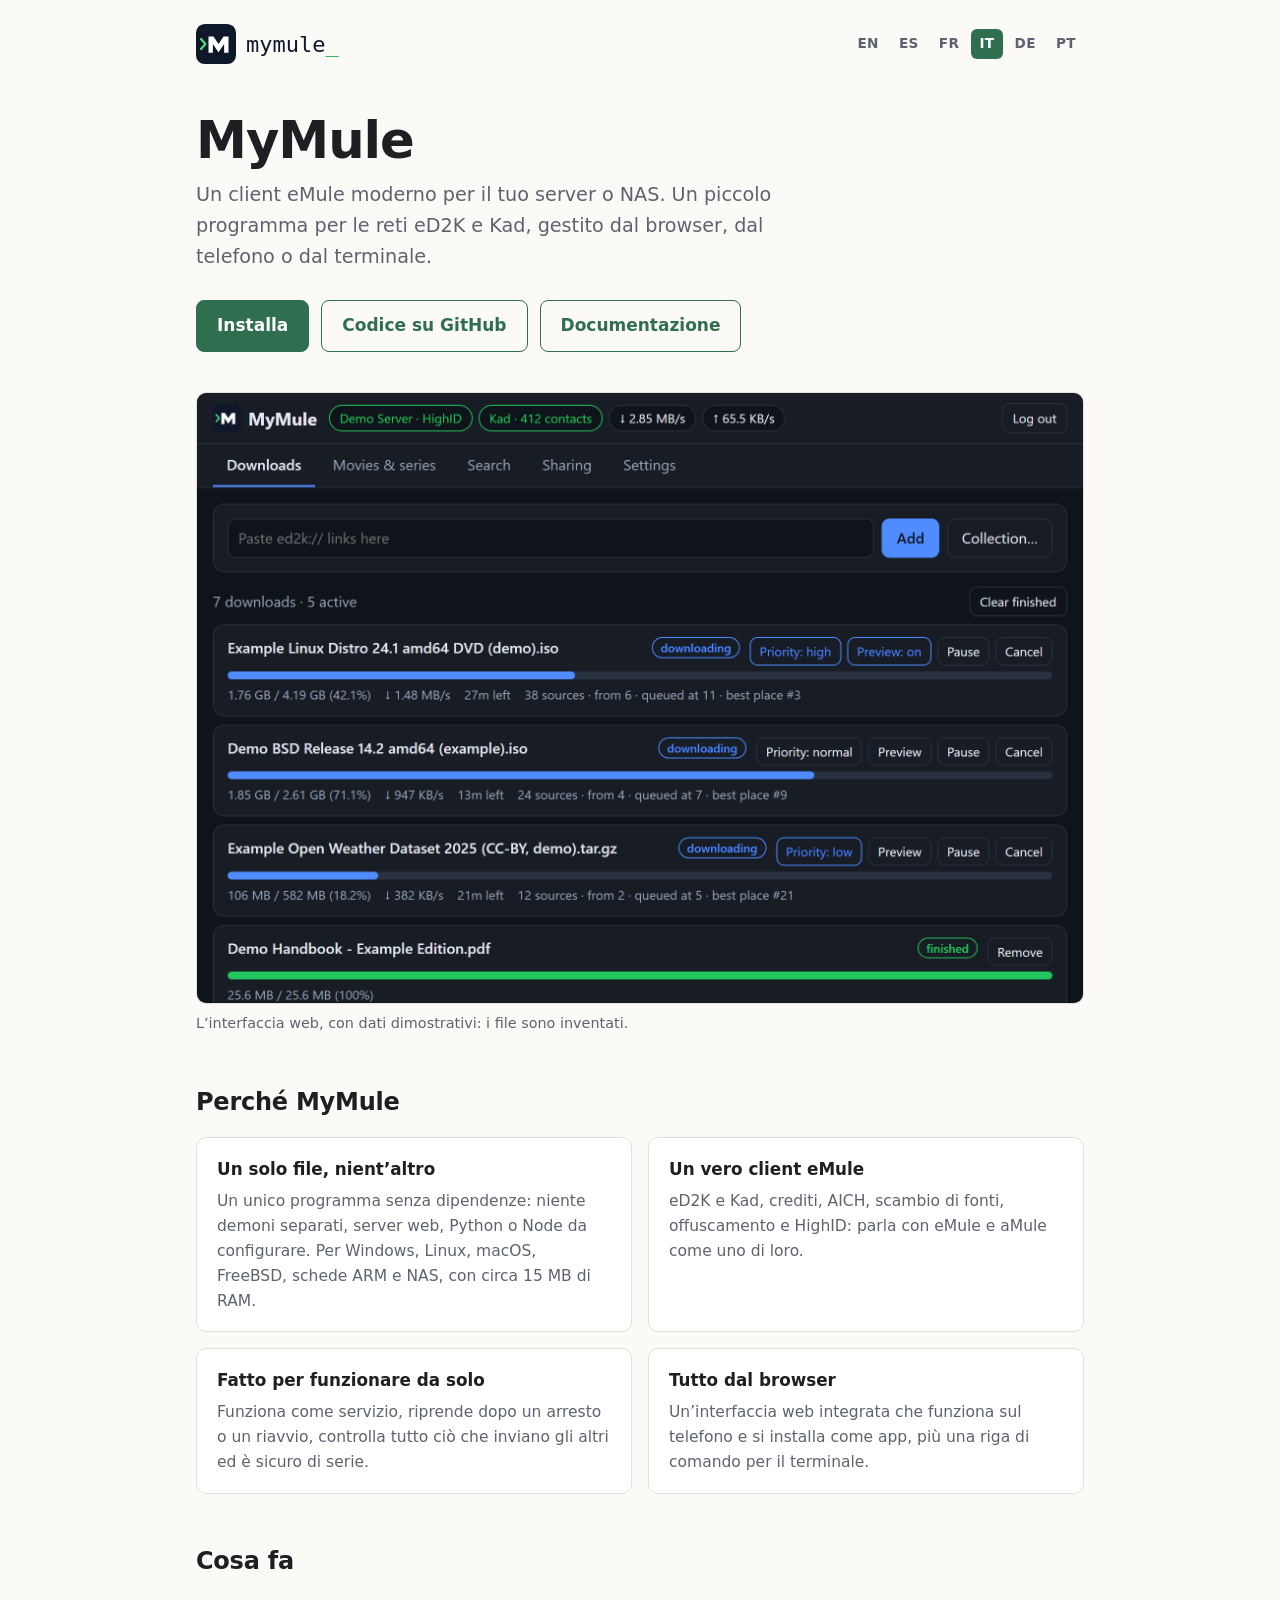
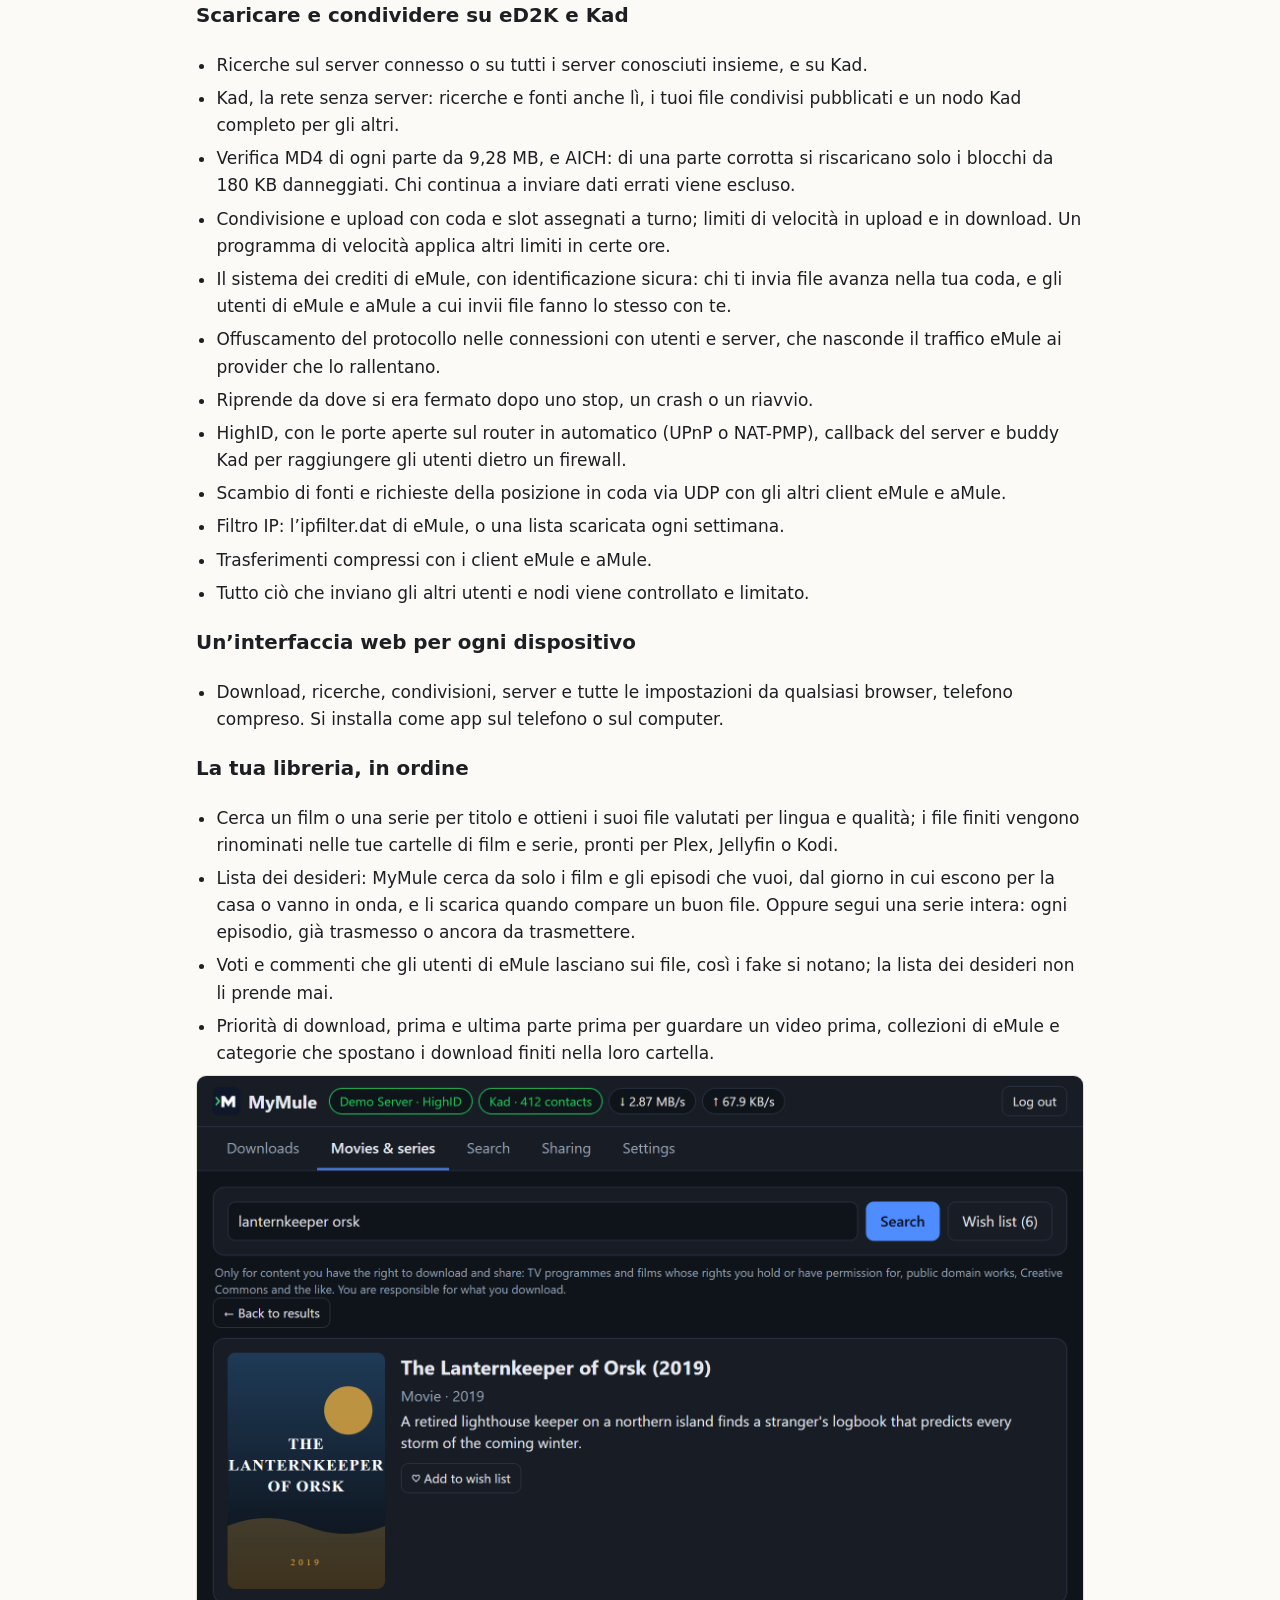
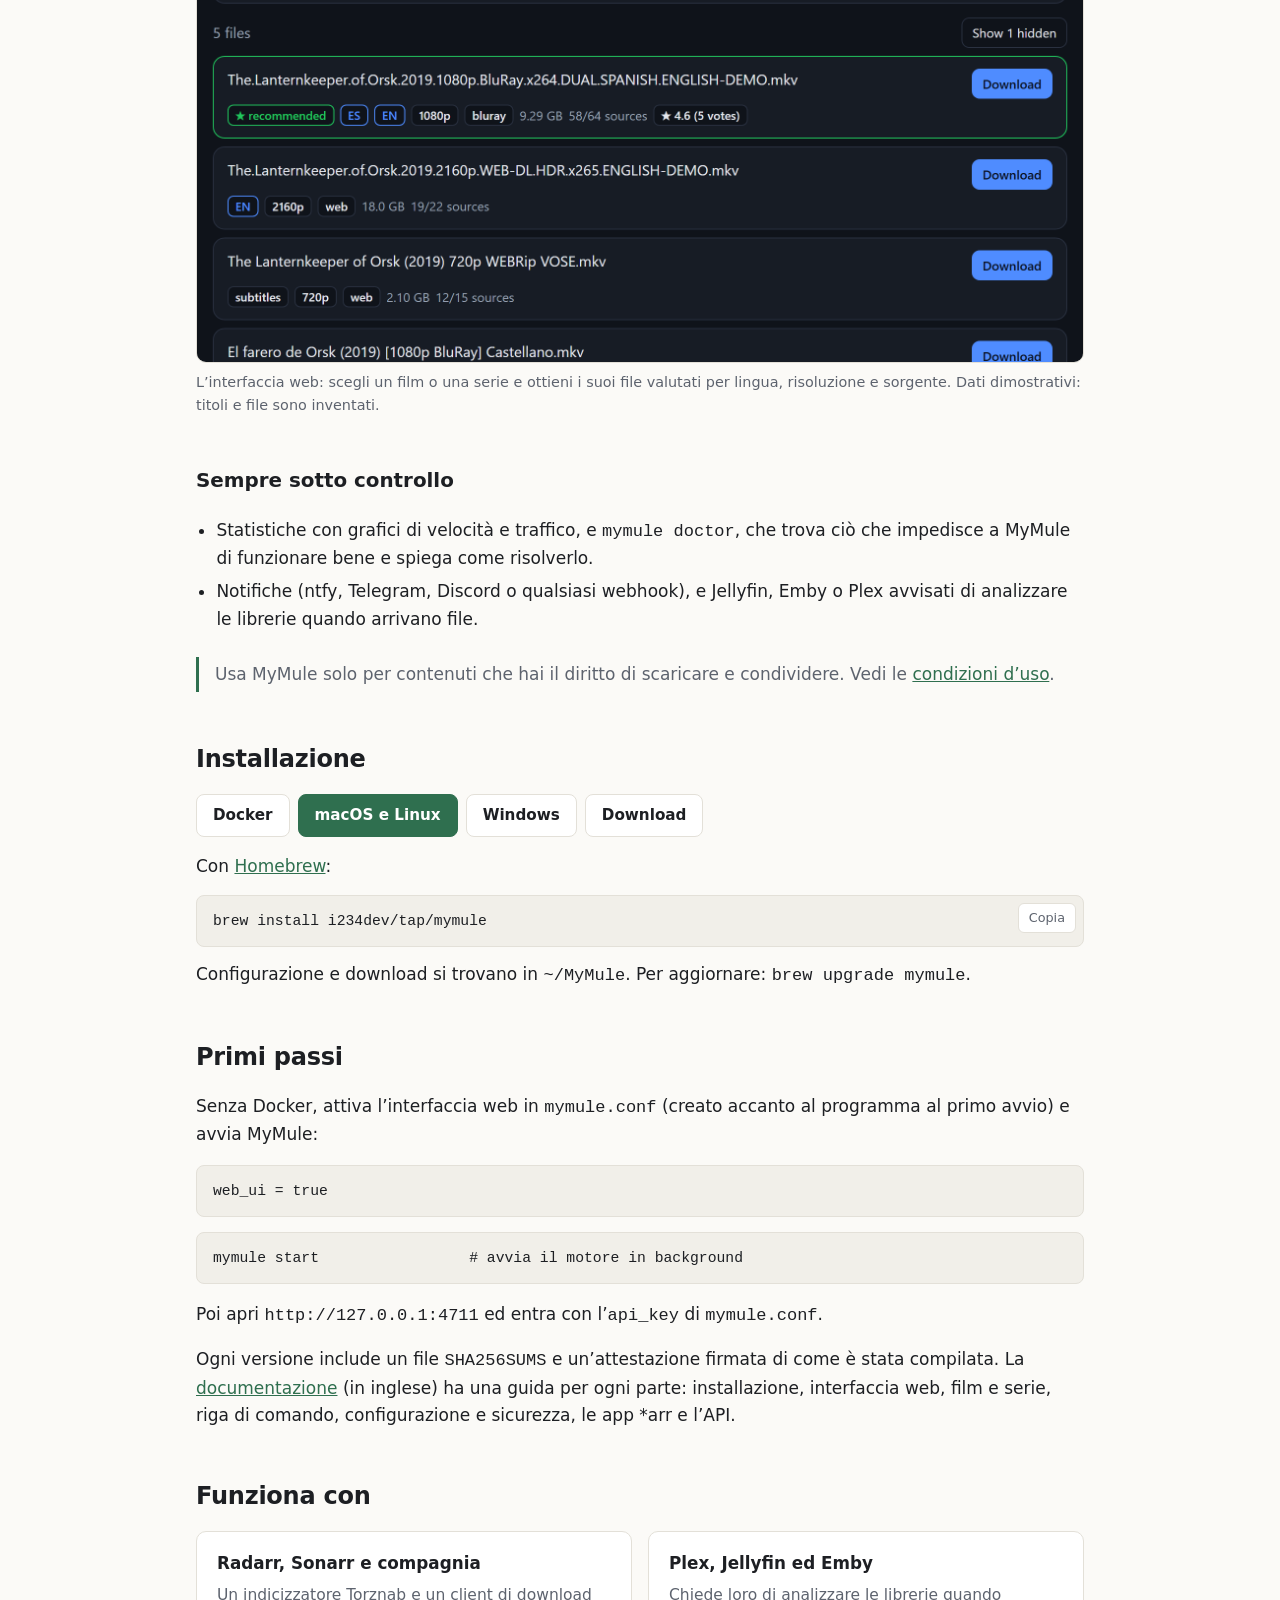
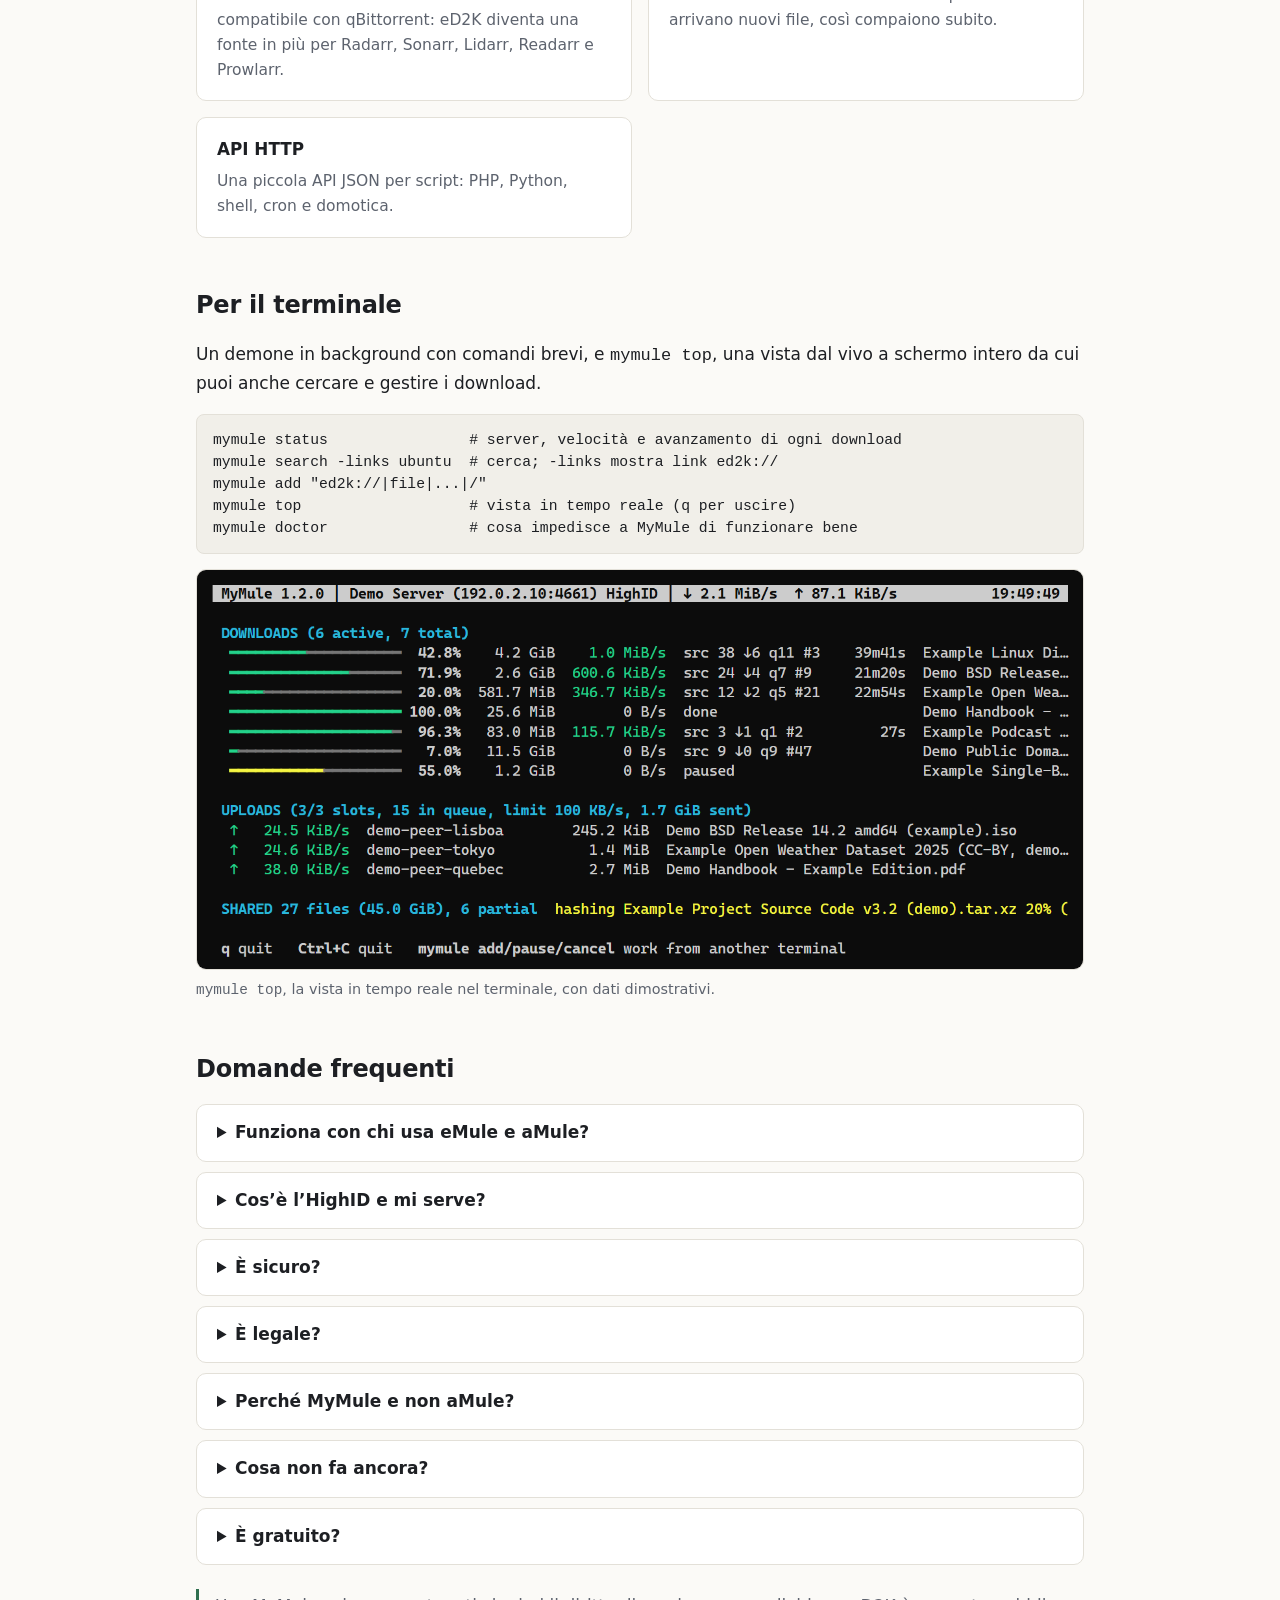
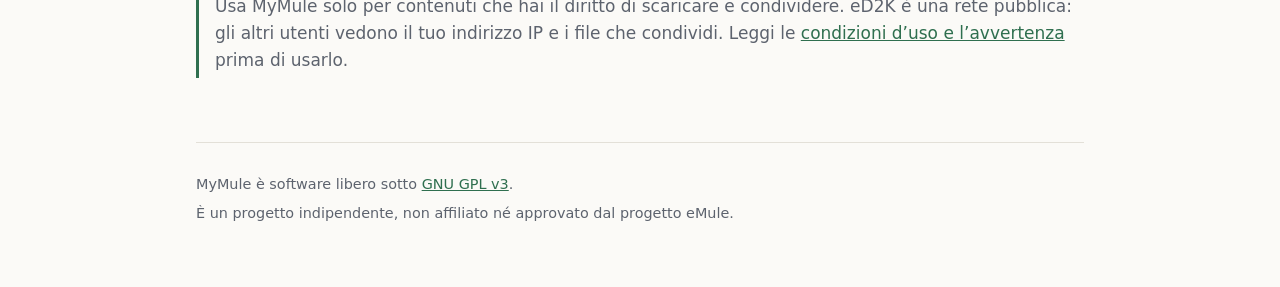
<file: docs/it/index.html>
<!doctype html>
<!-- Generated by 'go run ./tools/sitegen' from docs/site/page.html and
     docs/site/lang/it.json: edit those, not this file. -->

<html lang="it">
<head>
<meta charset="utf-8">
<meta name="viewport" content="width=device-width, initial-scale=1">
<title>MyMule: un client eMule leggero con interfaccia web</title>
<meta name="description" content="Un client leggero per la rete eMule (eD2K e Kad), scritto in Go: un piccolo programma per Windows, macOS, Linux, NAS e Docker, con interfaccia web, riga di comando, API HTTP e supporto per Radarr e Sonarr.">
<meta name="color-scheme" content="light dark">
<link rel="canonical" href="https://i234dev.github.io/MyMule/it/">
<link rel="alternate" hreflang="en" href="https://i234dev.github.io/MyMule/">
<link rel="alternate" hreflang="es" href="https://i234dev.github.io/MyMule/es/">
<link rel="alternate" hreflang="fr" href="https://i234dev.github.io/MyMule/fr/">
<link rel="alternate" hreflang="it" href="https://i234dev.github.io/MyMule/it/">
<link rel="alternate" hreflang="de" href="https://i234dev.github.io/MyMule/de/">
<link rel="alternate" hreflang="pt" href="https://i234dev.github.io/MyMule/pt/">
<link rel="alternate" hreflang="x-default" href="https://i234dev.github.io/MyMule/">
<meta property="og:type" content="website">
<meta property="og:site_name" content="MyMule">
<meta property="og:title" content="MyMule: un client eMule leggero con interfaccia web">
<meta property="og:description" content="Un client leggero per la rete eMule (eD2K e Kad), scritto in Go: un piccolo programma per Windows, macOS, Linux, NAS e Docker, con interfaccia web, riga di comando, API HTTP e supporto per Radarr e Sonarr.">
<meta property="og:url" content="https://i234dev.github.io/MyMule/it/">
<meta property="og:image" content="https://i234dev.github.io/MyMule/social.png">
<meta property="og:image:width" content="1200">
<meta property="og:image:height" content="630">
<meta property="og:image:alt" content="MyMule: un client eMule per eD2K e Kad, con interfaccia web">
<meta property="og:locale" content="it_IT">
<meta name="twitter:card" content="summary_large_image">
<link rel="icon" href="../favicon.svg" type="image/svg+xml">
<link rel="apple-touch-icon" href="../logo.png">
<link rel="stylesheet" href="../site.css">
</head>
<body data-copy="Copia" data-copied="Copiato">
<div class="wrap">
  <nav class="top">
    <a href="./">
      <picture>
        <source media="(prefers-color-scheme: dark)" srcset="../wordmark-dark.svg">
        <img src="../wordmark.svg" alt="MyMule" width="196" height="40">
      </picture>
    </a>
    <ul class="langs" aria-label="Lingua">
      <li><a href="../" hreflang="en" lang="en" title="English">EN</a></li>
      <li><a href="../es/" hreflang="es" lang="es" title="Español">ES</a></li>
      <li><a href="../fr/" hreflang="fr" lang="fr" title="Français">FR</a></li>
      <li><a href="../it/" hreflang="it" lang="it" title="Italiano" aria-current="page">IT</a></li>
      <li><a href="../de/" hreflang="de" lang="de" title="Deutsch">DE</a></li>
      <li><a href="../pt/" hreflang="pt" lang="pt" title="Português">PT</a></li>
    </ul>
  </nav>
  <header>
    <h1>MyMule</h1>
    <p class="lead">Un client eMule moderno per il tuo server o NAS. Un piccolo programma per le reti eD2K e Kad, gestito dal browser, dal telefono o dal terminale.</p>
    <div class="buttons">
      <a class="btn primary" href="#install">Installa</a>
      <a class="btn secondary" href="https://github.com/i234dev/MyMule">Codice su GitHub</a>
      <a class="btn secondary" href="https://github.com/i234dev/MyMule#documentation">Documentazione</a>
    </div>
    <p class="version" id="version" hidden>Ultima versione: <a href="https://github.com/i234dev/MyMule/releases/latest"></a> · <time></time></p>
  </header>

  <figure>
    <img src="../webui-downloads.png" alt="L’interfaccia web: i download con avanzamento, fonti e posizioni in coda" width="1800" height="1240">
    <figcaption>L’interfaccia web, con dati dimostrativi: i file sono inventati.</figcaption>
  </figure>

  <h2>Perché MyMule</h2>
  <div class="grid">
    <div class="card">
      <h3>Un solo file, nient’altro</h3>
      <p>Un unico programma senza dipendenze: niente demoni separati, server web, Python o Node da configurare. Per Windows, Linux, macOS, FreeBSD, schede ARM e NAS, con circa 15&nbsp;MB di RAM.</p>
    </div>
    <div class="card">
      <h3>Un vero client eMule</h3>
      <p>eD2K e Kad, crediti, AICH, scambio di fonti, offuscamento e HighID: parla con eMule e aMule come uno di loro.</p>
    </div>
    <div class="card">
      <h3>Fatto per funzionare da solo</h3>
      <p>Funziona come servizio, riprende dopo un arresto o un riavvio, controlla tutto ciò che inviano gli altri ed è sicuro di serie.</p>
    </div>
    <div class="card">
      <h3>Tutto dal browser</h3>
      <p>Un’interfaccia web integrata che funziona sul telefono e si installa come app, più una riga di comando per il terminale.</p>
    </div>
  </div>

  <h2>Cosa fa</h2>
  <h3>Scaricare e condividere su eD2K e Kad</h3>
  <ul class="plain">
    <li>Ricerche sul server connesso o su tutti i server conosciuti insieme, e su Kad.</li>
    <li>Kad, la rete senza server: ricerche e fonti anche lì, i tuoi file condivisi pubblicati e un nodo Kad completo per gli altri.</li>
    <li>Verifica MD4 di ogni parte da 9,28&nbsp;MB, e AICH: di una parte corrotta si riscaricano solo i blocchi da 180&nbsp;KB danneggiati. Chi continua a inviare dati errati viene escluso.</li>
    <li>Condivisione e upload con coda e slot assegnati a turno; limiti di velocità in upload e in download. Un programma di velocità applica altri limiti in certe ore.</li>
    <li>Il sistema dei crediti di eMule, con identificazione sicura: chi ti invia file avanza nella tua coda, e gli utenti di eMule e aMule a cui invii file fanno lo stesso con te.</li>
    <li>Offuscamento del protocollo nelle connessioni con utenti e server, che nasconde il traffico eMule ai provider che lo rallentano.</li>
    <li>Riprende da dove si era fermato dopo uno stop, un crash o un riavvio.</li>
    <li>HighID, con le porte aperte sul router in automatico (UPnP o NAT-PMP), callback del server e buddy Kad per raggiungere gli utenti dietro un firewall.</li>
    <li>Scambio di fonti e richieste della posizione in coda via UDP con gli altri client eMule e aMule.</li>
    <li>Filtro IP: l’ipfilter.dat di eMule, o una lista scaricata ogni settimana.</li>
    <li>Trasferimenti compressi con i client eMule e aMule.</li>
    <li>Tutto ciò che inviano gli altri utenti e nodi viene controllato e limitato.</li>
  </ul>

  <h3>Un’interfaccia web per ogni dispositivo</h3>
  <ul class="plain">
    <li>Download, ricerche, condivisioni, server e tutte le impostazioni da qualsiasi browser, telefono compreso. Si installa come app sul telefono o sul computer.</li>
  </ul>

  <h3>La tua libreria, in ordine</h3>
  <ul class="plain">
    <li>Cerca un film o una serie per titolo e ottieni i suoi file valutati per lingua e qualità; i file finiti vengono rinominati nelle tue cartelle di film e serie, pronti per Plex, Jellyfin o Kodi.</li>
    <li>Lista dei desideri: MyMule cerca da solo i film e gli episodi che vuoi, dal giorno in cui escono per la casa o vanno in onda, e li scarica quando compare un buon file. Oppure segui una serie intera: ogni episodio, già trasmesso o ancora da trasmettere.</li>
    <li>Voti e commenti che gli utenti di eMule lasciano sui file, così i fake si notano; la lista dei desideri non li prende mai.</li>
    <li>Priorità di download, prima e ultima parte prima per guardare un video prima, collezioni di eMule e categorie che spostano i download finiti nella loro cartella.</li>
  </ul>

  <figure>
    <img src="../webui-movies.png" alt="L’interfaccia web: un film con la sua locandina e i file trovati, valutati per lingua e qualità" width="1800" height="1800" loading="lazy">
    <figcaption>L’interfaccia web: scegli un film o una serie e ottieni i suoi file valutati per lingua, risoluzione e sorgente. Dati dimostrativi: titoli e file sono inventati.</figcaption>
  </figure>

  <h3>Sempre sotto controllo</h3>
  <ul class="plain">
    <li>Statistiche con grafici di velocità e traffico, e <code>mymule doctor</code>, che trova ciò che impedisce a MyMule di funzionare bene e spiega come risolverlo.</li>
    <li>Notifiche (ntfy, Telegram, Discord o qualsiasi webhook), e Jellyfin, Emby o Plex avvisati di analizzare le librerie quando arrivano file.</li>
  </ul>

  <p class="note">Usa MyMule solo per contenuti che hai il diritto di scaricare e condividere. Vedi le <a href="https://github.com/i234dev/MyMule#terms-of-use-and-disclaimer">condizioni d’uso</a>.</p>

  <h2 id="install">Installazione</h2>
  <div class="tabs" role="tablist" hidden>
    <button role="tab" id="tab-docker" aria-controls="docker" aria-selected="true">Docker</button>
    <button role="tab" id="tab-brew" aria-controls="brew" aria-selected="false">macOS e Linux</button>
    <button role="tab" id="tab-scoop" aria-controls="scoop" aria-selected="false">Windows</button>
    <button role="tab" id="tab-download" aria-controls="download" aria-selected="false">Download</button>
  </div>

  <section class="panel" id="docker" role="tabpanel" aria-labelledby="tab-docker">
    <h3>Docker</h3>
    <p>Qualsiasi sistema con <a href="https://www.docker.com/products/docker-desktop/">Docker</a>, anche NAS e Raspberry Pi (amd64, arm64 e armv7). In una cartella vuota:</p>
    <div class="cmd"><pre><code>docker run -d --name mymule --restart unless-stopped -e PUID=1000 -e PGID=1000 -v ./config:/config -v ./downloads:/downloads -p 4662:4662/tcp -p 4672:4672/udp -p 127.0.0.1:4711:4711/tcp ghcr.io/i234dev/mymule:latest</code></pre></div>
    <p>Poi apri <code>http://localhost:4711</code> ed entra con l’<code>api_key</code> di <code>config/mymule.conf</code>. Preferisci Compose? Usa il <a href="https://github.com/i234dev/MyMule/blob/master/docker-compose.yml">docker-compose.yml</a> già pronto ed esegui <code>docker compose up -d</code>. Altri dettagli nella <a href="https://github.com/i234dev/MyMule/blob/master/docs/INSTALL.md#docker">guida Docker</a> (in inglese).</p>
  </section>

  <section class="panel" id="brew" role="tabpanel" aria-labelledby="tab-brew">
    <h3>macOS e Linux</h3>
    <p>Con <a href="https://brew.sh">Homebrew</a>:</p>
    <div class="cmd"><pre><code>brew install i234dev/tap/mymule</code></pre></div>
    <p>Configurazione e download si trovano in <code>~/MyMule</code>. Per aggiornare: <code>brew upgrade mymule</code>.</p>
  </section>

  <section class="panel" id="scoop" role="tabpanel" aria-labelledby="tab-scoop">
    <h3>Windows</h3>
    <p>Con <a href="https://scoop.sh">Scoop</a>:</p>
    <div class="cmd"><pre><code>scoop bucket add mymule https://github.com/i234dev/scoop-bucket
scoop install mymule</code></pre></div>
    <p>Configurazione e download si trovano in <code>%USERPROFILE%\scoop\persist\mymule</code>. Per aggiornare: <code>scoop update mymule</code>.</p>
  </section>

  <section class="panel" id="download" role="tabpanel" aria-labelledby="tab-download">
    <h3>Download</h3>
    <p>Windows, Linux, macOS e FreeBSD, per Intel/AMD e ARM: scarica l’archivio per il tuo sistema da <a href="https://github.com/i234dev/MyMule/releases/latest">Releases</a> ed estrailo dove vuoi. MyMule è portatile: configurazione e download restano accanto al programma. Su Windows, estrai lo zip e fai doppio clic su <code>mymule.exe</code>: l’interfaccia web si apre nel browser.</p>
  </section>

  <h2>Primi passi</h2>
  <p>Senza Docker, attiva l’interfaccia web in <code>mymule.conf</code> (creato accanto al programma al primo avvio) e avvia MyMule:</p>
<pre><code>web_ui = true</code></pre>
<pre><code>mymule start                 # avvia il motore in background</code></pre>
  <p>Poi apri <code>http://127.0.0.1:4711</code> ed entra con l’<code>api_key</code> di <code>mymule.conf</code>.</p>
  <p>Ogni versione include un file <code>SHA256SUMS</code> e un’attestazione firmata di come è stata compilata. La <a href="https://github.com/i234dev/MyMule#documentation">documentazione</a> (in inglese) ha una guida per ogni parte: installazione, interfaccia web, film e serie, riga di comando, configurazione e sicurezza, le app *arr e l’API.</p>

  <h2>Funziona con</h2>
  <div class="grid">
    <div class="card">
      <h3>Radarr, Sonarr e compagnia</h3>
      <p>Un indicizzatore Torznab e un client di download compatibile con qBittorrent: eD2K diventa una fonte in più per Radarr, Sonarr, Lidarr, Readarr e Prowlarr.</p>
    </div>
    <div class="card">
      <h3>Plex, Jellyfin ed Emby</h3>
      <p>Chiede loro di analizzare le librerie quando arrivano nuovi file, così compaiono subito.</p>
    </div>
    <div class="card">
      <h3>API HTTP</h3>
      <p>Una piccola API JSON per script: PHP, Python, shell, cron e domotica.</p>
    </div>
  </div>

  <h2>Per il terminale</h2>
  <p>Un demone in background con comandi brevi, e <code>mymule top</code>, una vista dal vivo a schermo intero da cui puoi anche cercare e gestire i download.</p>
<pre><code>mymule status                # server, velocità e avanzamento di ogni download
mymule search -links ubuntu  # cerca; -links mostra link ed2k://
mymule add "ed2k://|file|...|/"
mymule top                   # vista in tempo reale (q per uscire)
mymule doctor                # cosa impedisce a MyMule di funzionare bene</code></pre>

  <figure>
    <img src="../top-demo.png" alt="mymule top: vista in tempo reale di download, upload e file condivisi" width="1365" height="615" loading="lazy">
    <figcaption><code>mymule top</code>, la vista in tempo reale nel terminale, con dati dimostrativi.</figcaption>
  </figure>

  <h2 id="faq">Domande frequenti</h2>
  <div class="faq">
    <details>
      <summary>Funziona con chi usa eMule e aMule?</summary>
      <p>Sì. MyMule si collega agli stessi server eD2K e alla stessa rete Kad, quindi scarichi da e condividi con tutti quelli che usano eMule, aMule e gli altri client compatibili.</p>
    </details>
    <details>
      <summary>Cos’è l’HighID e mi serve?</summary>
      <p>Con l’HighID gli altri utenti possono collegarsi direttamente a te, quindi ottieni molte più fonti e download più veloci. MyMule apre da solo le porte 4662 (TCP) e 4672 (UDP) sul router con UPnP o NAT-PMP, se il router lo consente; altrimenti aprile a mano verso il computer dove gira MyMule. Senza HighID, MyMule funziona lo stesso, con LowID e meno fonti.</p>
    </details>
    <details>
      <summary>È sicuro?</summary>
      <p>Tutto ciò che inviano altri utenti, server e nodi Kad viene controllato e limitato, e un pacchetto malevolo chiude quella connessione, non il programma. L’interfaccia web e l’API rispondono solo sul tuo computer, a meno che tu non lo cambi, e chiedono sempre una chiave. Non aprire mai la porta 4711 nel router. Ricorda che eD2K è una rete pubblica: gli altri vedono il tuo indirizzo IP e i file che condividi.</p>
    </details>
    <details>
      <summary>È legale?</summary>
      <p>MyMule è un client per un protocollo aperto di scambio di file, come un browser lo è per il web. Cosa scarichi e condividi dipende da te: usalo solo per contenuti che puoi condividere, come software libero, opere di pubblico dominio o file tuoi. Leggi le <a href="https://github.com/i234dev/MyMule#terms-of-use-and-disclaimer">condizioni d’uso</a>.</p>
    </details>
    <details>
      <summary>Perché MyMule e non aMule?</summary>
      <p>MyMule è nato come progetto personale, prima che sapessi che aMule stava tornando in vita. Oggi ci sono ottime opzioni: <a href="https://github.com/amule-org/amule">aMule</a> è il client maturo e storico, di nuovo in sviluppo attivo e con più funzioni classiche di eMule; con <a href="https://github.com/got3nks/amutorrent">aMuTorrent</a> hai in più un’interfaccia web moderna e il supporto per Sonarr e Radarr. MyMule è un client più piccolo e indipendente, scritto da zero: può fare al caso tuo se vuoi un solo programma senza nient’altro da installare e collegare, una libreria che trova film e serie per titolo e li rinomina per te, e un consumo minimo. Se ti serve una funzione che MyMule non ha, aMule è un’ottima scelta. Entrambi condividono la stessa rete, quindi in ogni caso aiuti a tenerla viva.</p>
    </details>
    <details>
      <summary>Cosa non fa ancora?</summary>
      <p>Alcuni extra di eMule, come amici e chat, non sono implementati. Idee e segnalazioni di bug sono benvenute su <a href="https://github.com/i234dev/MyMule/issues">GitHub</a>.</p>
    </details>
    <details>
      <summary>È gratuito?</summary>
      <p>Sì: è software libero sotto GNU GPL v3, senza pubblicità e senza account da creare. Il codice sorgente è su <a href="https://github.com/i234dev/MyMule">GitHub</a>.</p>
    </details>
  </div>

  <p class="note">Usa MyMule solo per contenuti che hai il diritto di scaricare e condividere. eD2K è una rete pubblica: gli altri utenti vedono il tuo indirizzo IP e i file che condividi. Leggi le <a href="https://github.com/i234dev/MyMule#terms-of-use-and-disclaimer">condizioni d’uso e l’avvertenza</a> prima di usarlo.</p>

  <footer>
    <p>MyMule è software libero sotto <a href="https://github.com/i234dev/MyMule/blob/master/LICENSE">GNU GPL v3</a>.</p>
    <p>È un progetto indipendente, non affiliato né approvato dal progetto eMule.</p>
  </footer>
</div>
<script src="../site.js"></script>
</body>
</html>
</file>
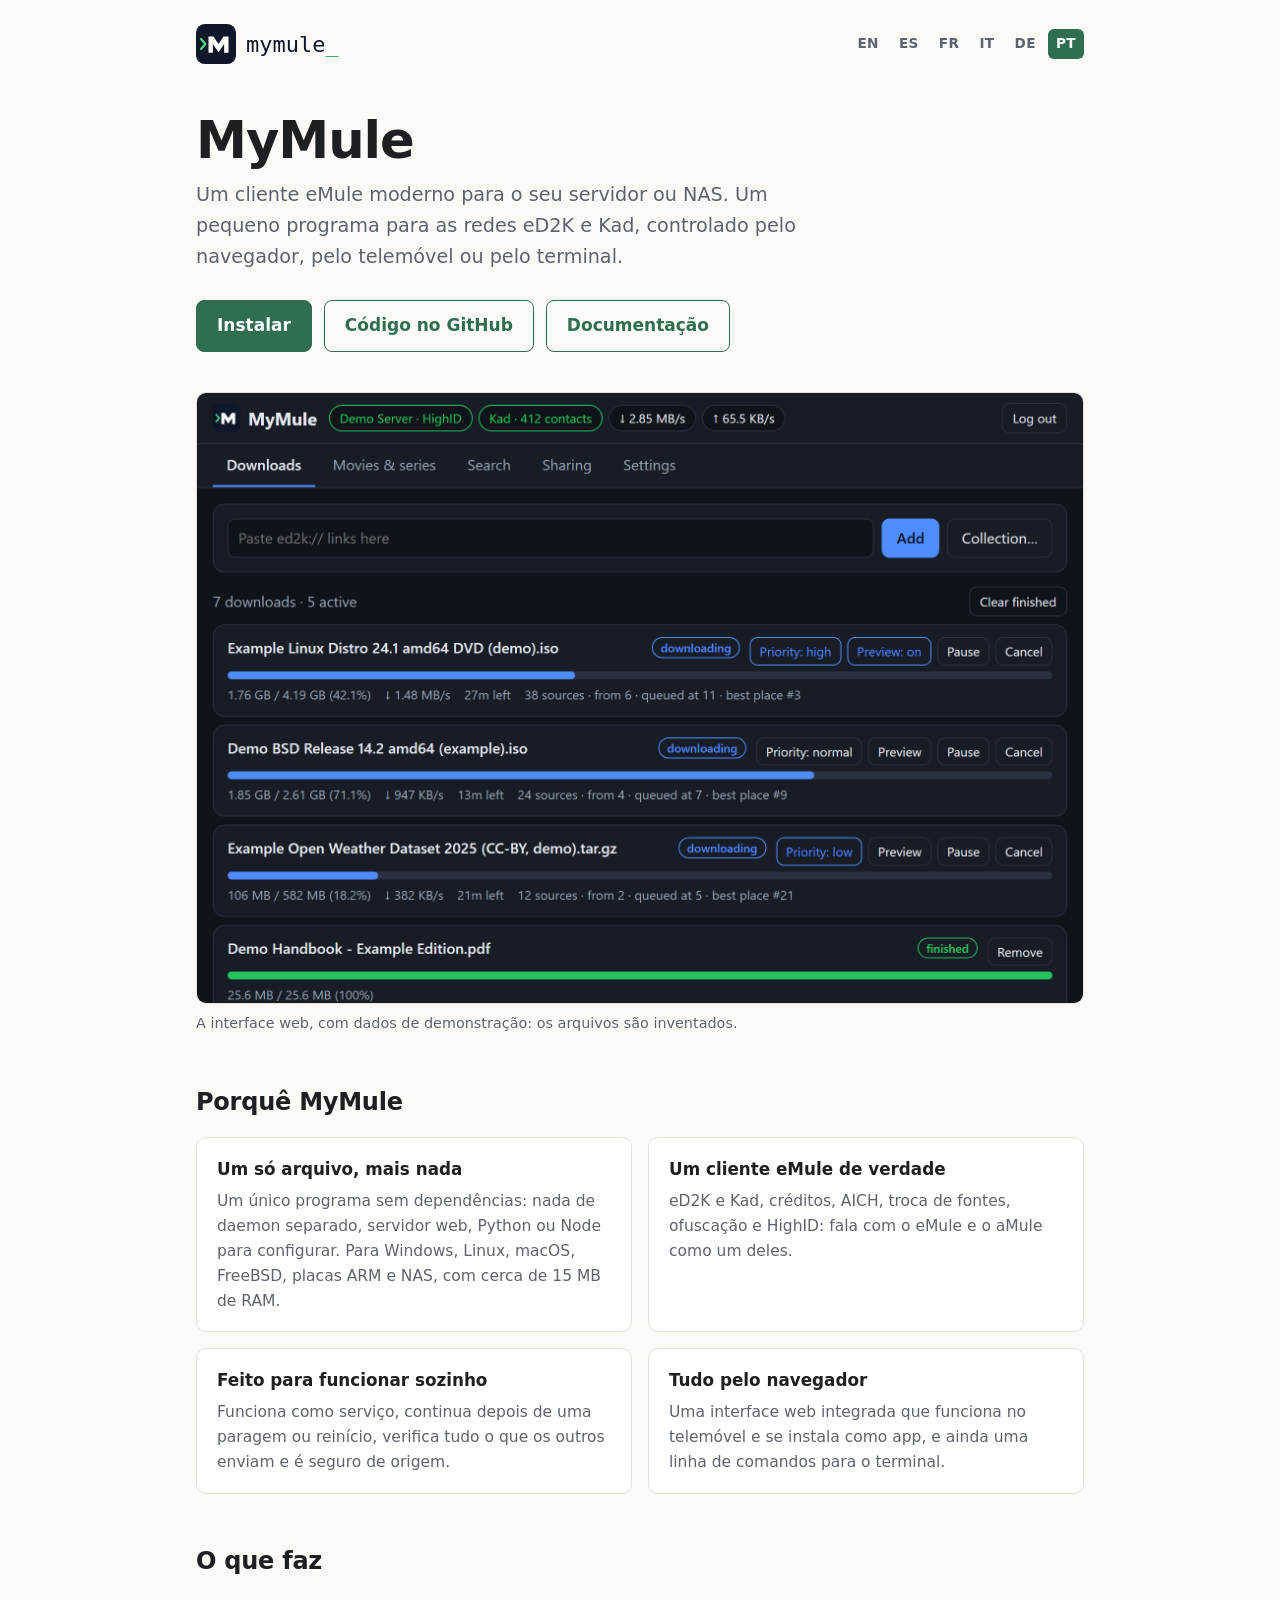
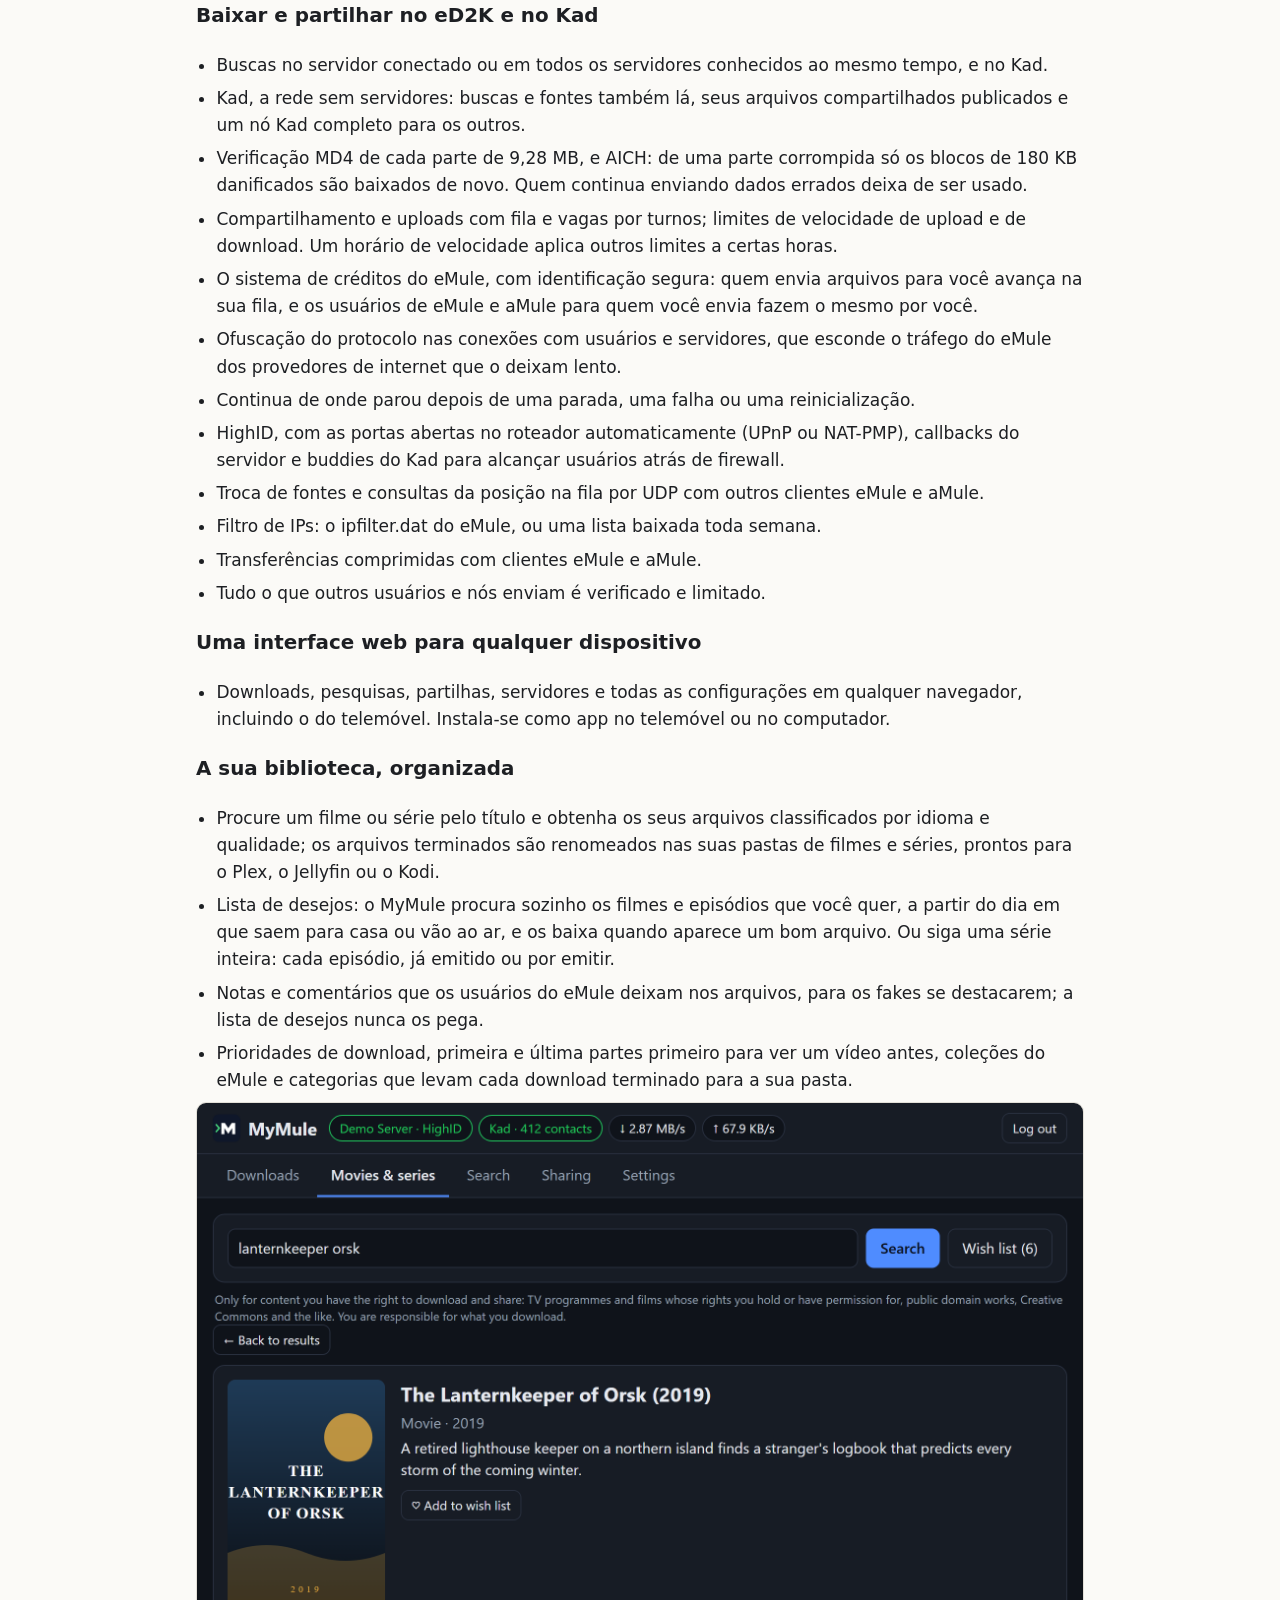
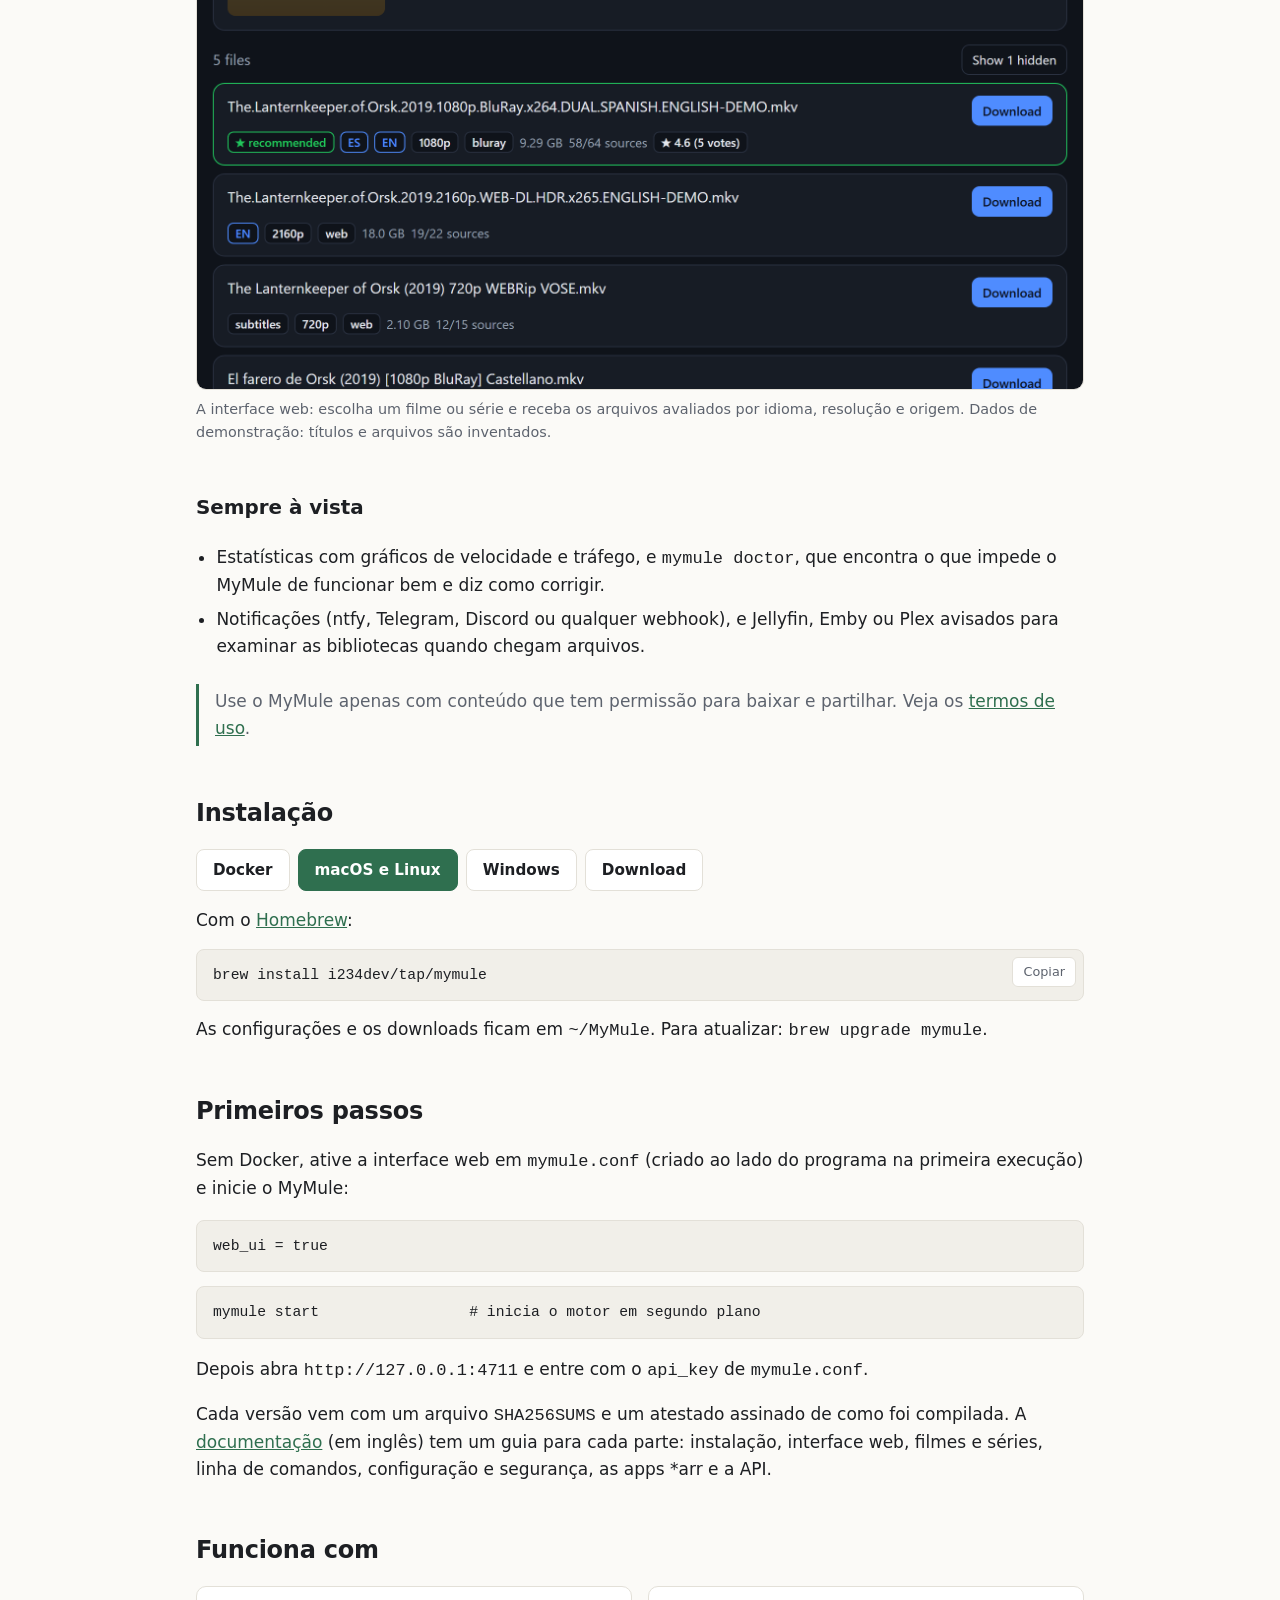
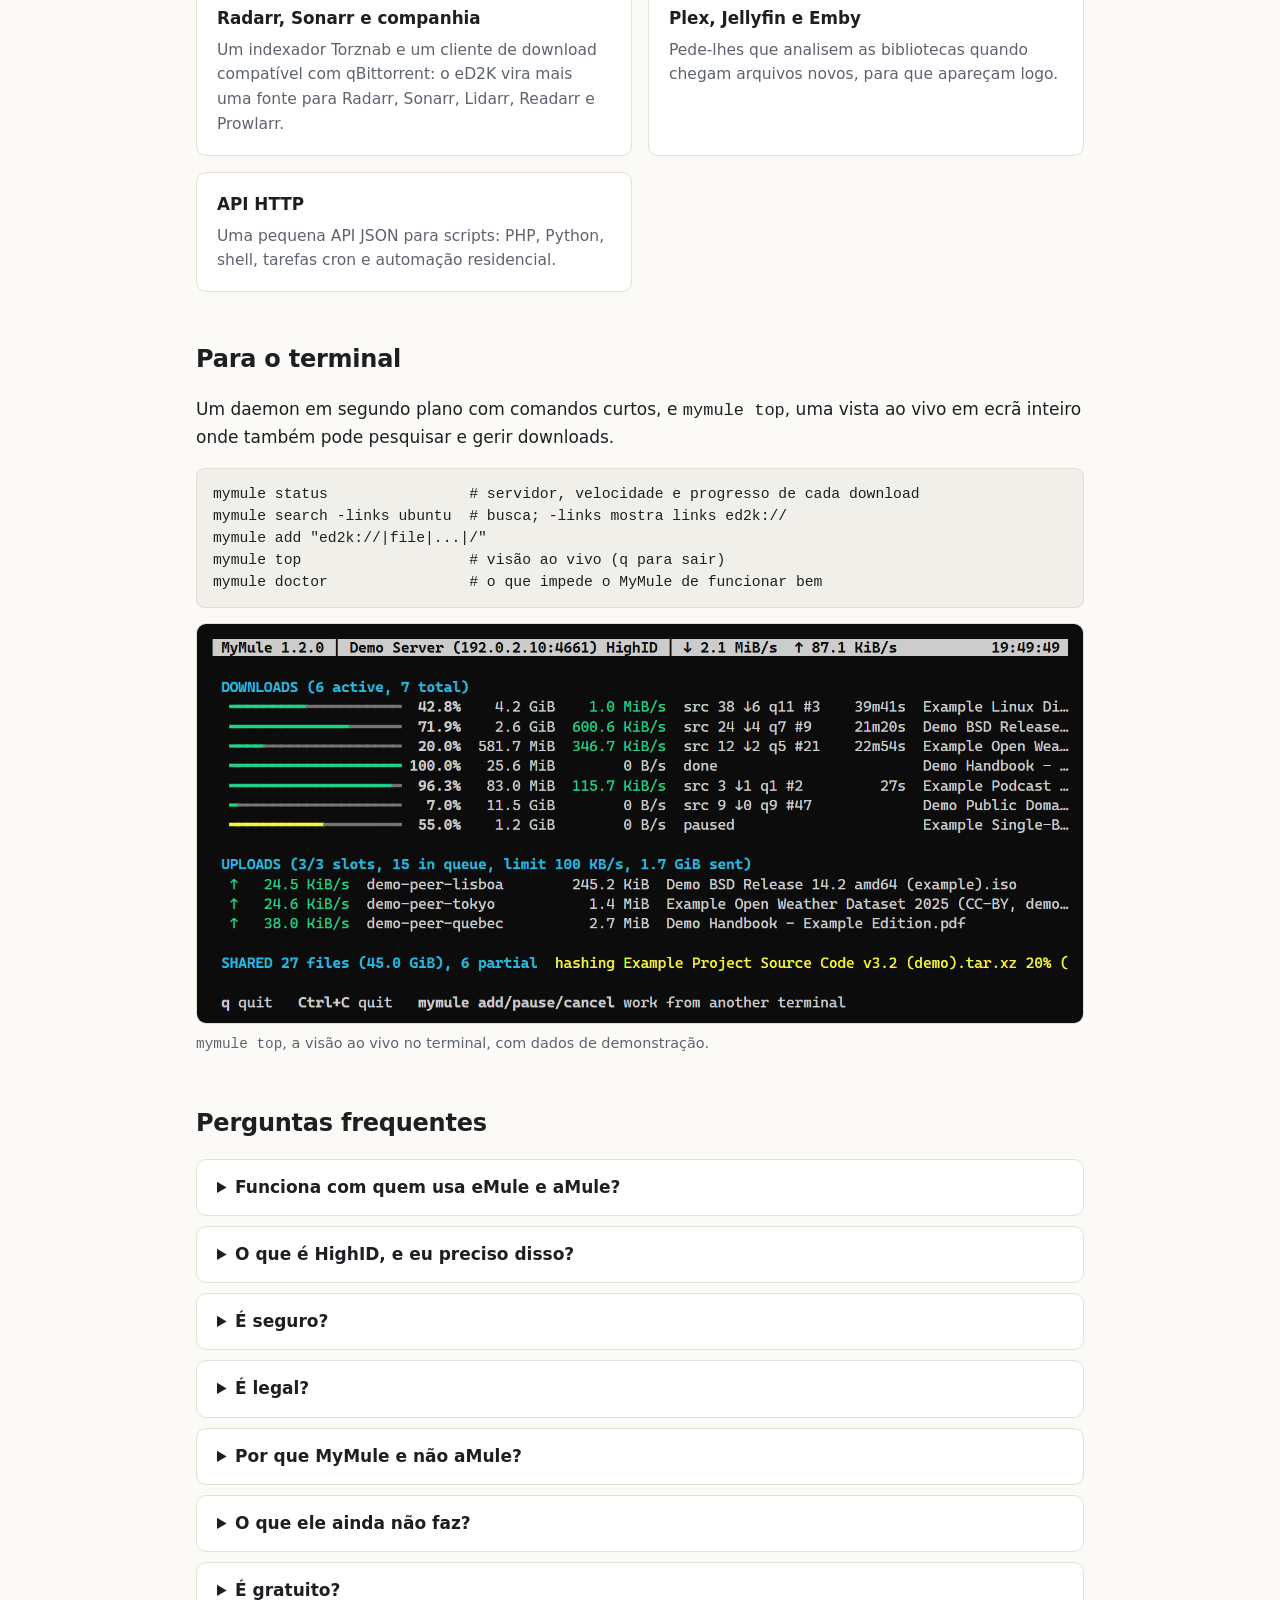
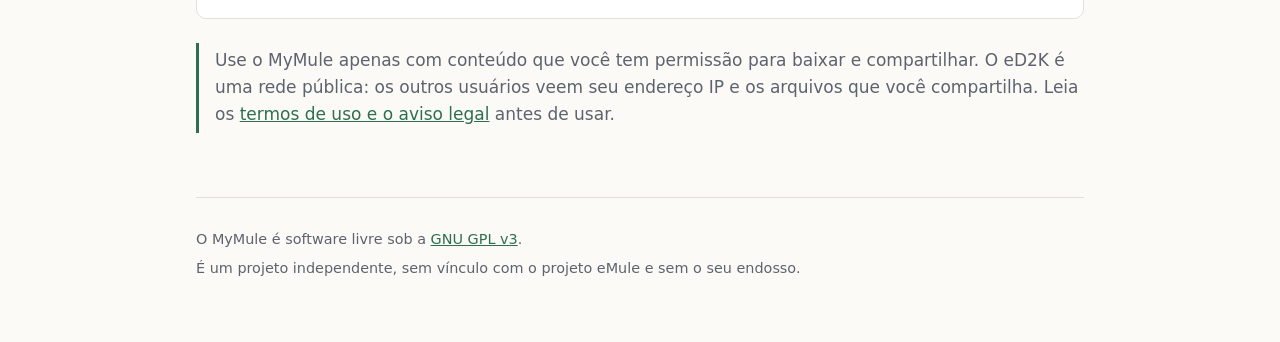
<file: docs/pt/index.html>
<!doctype html>
<!-- Generated by 'go run ./tools/sitegen' from docs/site/page.html and
     docs/site/lang/pt.json: edit those, not this file. -->

<html lang="pt">
<head>
<meta charset="utf-8">
<meta name="viewport" content="width=device-width, initial-scale=1">
<title>MyMule: um cliente eMule leve com interface web</title>
<meta name="description" content="Um cliente leve para a rede eMule (eD2K e Kad), escrito em Go: um programa pequeno para Windows, macOS, Linux, NAS e Docker, com interface web, linha de comando, API HTTP e suporte a Radarr e Sonarr.">
<meta name="color-scheme" content="light dark">
<link rel="canonical" href="https://i234dev.github.io/MyMule/pt/">
<link rel="alternate" hreflang="en" href="https://i234dev.github.io/MyMule/">
<link rel="alternate" hreflang="es" href="https://i234dev.github.io/MyMule/es/">
<link rel="alternate" hreflang="fr" href="https://i234dev.github.io/MyMule/fr/">
<link rel="alternate" hreflang="it" href="https://i234dev.github.io/MyMule/it/">
<link rel="alternate" hreflang="de" href="https://i234dev.github.io/MyMule/de/">
<link rel="alternate" hreflang="pt" href="https://i234dev.github.io/MyMule/pt/">
<link rel="alternate" hreflang="x-default" href="https://i234dev.github.io/MyMule/">
<meta property="og:type" content="website">
<meta property="og:site_name" content="MyMule">
<meta property="og:title" content="MyMule: um cliente eMule leve com interface web">
<meta property="og:description" content="Um cliente leve para a rede eMule (eD2K e Kad), escrito em Go: um programa pequeno para Windows, macOS, Linux, NAS e Docker, com interface web, linha de comando, API HTTP e suporte a Radarr e Sonarr.">
<meta property="og:url" content="https://i234dev.github.io/MyMule/pt/">
<meta property="og:image" content="https://i234dev.github.io/MyMule/social.png">
<meta property="og:image:width" content="1200">
<meta property="og:image:height" content="630">
<meta property="og:image:alt" content="MyMule: um cliente eMule para eD2K e Kad, com interface web">
<meta property="og:locale" content="pt_BR">
<meta name="twitter:card" content="summary_large_image">
<link rel="icon" href="../favicon.svg" type="image/svg+xml">
<link rel="apple-touch-icon" href="../logo.png">
<link rel="stylesheet" href="../site.css">
</head>
<body data-copy="Copiar" data-copied="Copiado">
<div class="wrap">
  <nav class="top">
    <a href="./">
      <picture>
        <source media="(prefers-color-scheme: dark)" srcset="../wordmark-dark.svg">
        <img src="../wordmark.svg" alt="MyMule" width="196" height="40">
      </picture>
    </a>
    <ul class="langs" aria-label="Idioma">
      <li><a href="../" hreflang="en" lang="en" title="English">EN</a></li>
      <li><a href="../es/" hreflang="es" lang="es" title="Español">ES</a></li>
      <li><a href="../fr/" hreflang="fr" lang="fr" title="Français">FR</a></li>
      <li><a href="../it/" hreflang="it" lang="it" title="Italiano">IT</a></li>
      <li><a href="../de/" hreflang="de" lang="de" title="Deutsch">DE</a></li>
      <li><a href="../pt/" hreflang="pt" lang="pt" title="Português" aria-current="page">PT</a></li>
    </ul>
  </nav>
  <header>
    <h1>MyMule</h1>
    <p class="lead">Um cliente eMule moderno para o seu servidor ou NAS. Um pequeno programa para as redes eD2K e Kad, controlado pelo navegador, pelo telemóvel ou pelo terminal.</p>
    <div class="buttons">
      <a class="btn primary" href="#install">Instalar</a>
      <a class="btn secondary" href="https://github.com/i234dev/MyMule">Código no GitHub</a>
      <a class="btn secondary" href="https://github.com/i234dev/MyMule#documentation">Documentação</a>
    </div>
    <p class="version" id="version" hidden>Versão mais recente: <a href="https://github.com/i234dev/MyMule/releases/latest"></a> · <time></time></p>
  </header>

  <figure>
    <img src="../webui-downloads.png" alt="A interface web: downloads com o progresso, as fontes e as posições nas filas" width="1800" height="1240">
    <figcaption>A interface web, com dados de demonstração: os arquivos são inventados.</figcaption>
  </figure>

  <h2>Porquê MyMule</h2>
  <div class="grid">
    <div class="card">
      <h3>Um só arquivo, mais nada</h3>
      <p>Um único programa sem dependências: nada de daemon separado, servidor web, Python ou Node para configurar. Para Windows, Linux, macOS, FreeBSD, placas ARM e NAS, com cerca de 15&nbsp;MB de RAM.</p>
    </div>
    <div class="card">
      <h3>Um cliente eMule de verdade</h3>
      <p>eD2K e Kad, créditos, AICH, troca de fontes, ofuscação e HighID: fala com o eMule e o aMule como um deles.</p>
    </div>
    <div class="card">
      <h3>Feito para funcionar sozinho</h3>
      <p>Funciona como serviço, continua depois de uma paragem ou reinício, verifica tudo o que os outros enviam e é seguro de origem.</p>
    </div>
    <div class="card">
      <h3>Tudo pelo navegador</h3>
      <p>Uma interface web integrada que funciona no telemóvel e se instala como app, e ainda uma linha de comandos para o terminal.</p>
    </div>
  </div>

  <h2>O que faz</h2>
  <h3>Baixar e partilhar no eD2K e no Kad</h3>
  <ul class="plain">
    <li>Buscas no servidor conectado ou em todos os servidores conhecidos ao mesmo tempo, e no Kad.</li>
    <li>Kad, a rede sem servidores: buscas e fontes também lá, seus arquivos compartilhados publicados e um nó Kad completo para os outros.</li>
    <li>Verificação MD4 de cada parte de 9,28&nbsp;MB, e AICH: de uma parte corrompida só os blocos de 180&nbsp;KB danificados são baixados de novo. Quem continua enviando dados errados deixa de ser usado.</li>
    <li>Compartilhamento e uploads com fila e vagas por turnos; limites de velocidade de upload e de download. Um horário de velocidade aplica outros limites a certas horas.</li>
    <li>O sistema de créditos do eMule, com identificação segura: quem envia arquivos para você avança na sua fila, e os usuários de eMule e aMule para quem você envia fazem o mesmo por você.</li>
    <li>Ofuscação do protocolo nas conexões com usuários e servidores, que esconde o tráfego do eMule dos provedores de internet que o deixam lento.</li>
    <li>Continua de onde parou depois de uma parada, uma falha ou uma reinicialização.</li>
    <li>HighID, com as portas abertas no roteador automaticamente (UPnP ou NAT-PMP), callbacks do servidor e buddies do Kad para alcançar usuários atrás de firewall.</li>
    <li>Troca de fontes e consultas da posição na fila por UDP com outros clientes eMule e aMule.</li>
    <li>Filtro de IPs: o ipfilter.dat do eMule, ou uma lista baixada toda semana.</li>
    <li>Transferências comprimidas com clientes eMule e aMule.</li>
    <li>Tudo o que outros usuários e nós enviam é verificado e limitado.</li>
  </ul>

  <h3>Uma interface web para qualquer dispositivo</h3>
  <ul class="plain">
    <li>Downloads, pesquisas, partilhas, servidores e todas as configurações em qualquer navegador, incluindo o do telemóvel. Instala-se como app no telemóvel ou no computador.</li>
  </ul>

  <h3>A sua biblioteca, organizada</h3>
  <ul class="plain">
    <li>Procure um filme ou série pelo título e obtenha os seus arquivos classificados por idioma e qualidade; os arquivos terminados são renomeados nas suas pastas de filmes e séries, prontos para o Plex, o Jellyfin ou o Kodi.</li>
    <li>Lista de desejos: o MyMule procura sozinho os filmes e episódios que você quer, a partir do dia em que saem para casa ou vão ao ar, e os baixa quando aparece um bom arquivo. Ou siga uma série inteira: cada episódio, já emitido ou por emitir.</li>
    <li>Notas e comentários que os usuários do eMule deixam nos arquivos, para os fakes se destacarem; a lista de desejos nunca os pega.</li>
    <li>Prioridades de download, primeira e última partes primeiro para ver um vídeo antes, coleções do eMule e categorias que levam cada download terminado para a sua pasta.</li>
  </ul>

  <figure>
    <img src="../webui-movies.png" alt="A interface web: um filme com seu pôster e os arquivos encontrados, avaliados por idioma e qualidade" width="1800" height="1800" loading="lazy">
    <figcaption>A interface web: escolha um filme ou série e receba os arquivos avaliados por idioma, resolução e origem. Dados de demonstração: títulos e arquivos são inventados.</figcaption>
  </figure>

  <h3>Sempre à vista</h3>
  <ul class="plain">
    <li>Estatísticas com gráficos de velocidade e tráfego, e <code>mymule doctor</code>, que encontra o que impede o MyMule de funcionar bem e diz como corrigir.</li>
    <li>Notificações (ntfy, Telegram, Discord ou qualquer webhook), e Jellyfin, Emby ou Plex avisados para examinar as bibliotecas quando chegam arquivos.</li>
  </ul>

  <p class="note">Use o MyMule apenas com conteúdo que tem permissão para baixar e partilhar. Veja os <a href="https://github.com/i234dev/MyMule#terms-of-use-and-disclaimer">termos de uso</a>.</p>

  <h2 id="install">Instalação</h2>
  <div class="tabs" role="tablist" hidden>
    <button role="tab" id="tab-docker" aria-controls="docker" aria-selected="true">Docker</button>
    <button role="tab" id="tab-brew" aria-controls="brew" aria-selected="false">macOS e Linux</button>
    <button role="tab" id="tab-scoop" aria-controls="scoop" aria-selected="false">Windows</button>
    <button role="tab" id="tab-download" aria-controls="download" aria-selected="false">Download</button>
  </div>

  <section class="panel" id="docker" role="tabpanel" aria-labelledby="tab-docker">
    <h3>Docker</h3>
    <p>Qualquer sistema com <a href="https://www.docker.com/products/docker-desktop/">Docker</a>, inclusive NAS e Raspberry Pi (amd64, arm64 e armv7). Em uma pasta vazia:</p>
    <div class="cmd"><pre><code>docker run -d --name mymule --restart unless-stopped -e PUID=1000 -e PGID=1000 -v ./config:/config -v ./downloads:/downloads -p 4662:4662/tcp -p 4672:4672/udp -p 127.0.0.1:4711:4711/tcp ghcr.io/i234dev/mymule:latest</code></pre></div>
    <p>Depois abra <code>http://localhost:4711</code> e entre com o <code>api_key</code> de <code>config/mymule.conf</code>. Prefere o Compose? Use o <a href="https://github.com/i234dev/MyMule/blob/master/docker-compose.yml">docker-compose.yml</a> pronto e rode <code>docker compose up -d</code>. Mais detalhes no <a href="https://github.com/i234dev/MyMule/blob/master/docs/INSTALL.md#docker">guia do Docker</a> (em inglês).</p>
  </section>

  <section class="panel" id="brew" role="tabpanel" aria-labelledby="tab-brew">
    <h3>macOS e Linux</h3>
    <p>Com o <a href="https://brew.sh">Homebrew</a>:</p>
    <div class="cmd"><pre><code>brew install i234dev/tap/mymule</code></pre></div>
    <p>As configurações e os downloads ficam em <code>~/MyMule</code>. Para atualizar: <code>brew upgrade mymule</code>.</p>
  </section>

  <section class="panel" id="scoop" role="tabpanel" aria-labelledby="tab-scoop">
    <h3>Windows</h3>
    <p>Com o <a href="https://scoop.sh">Scoop</a>:</p>
    <div class="cmd"><pre><code>scoop bucket add mymule https://github.com/i234dev/scoop-bucket
scoop install mymule</code></pre></div>
    <p>As configurações e os downloads ficam em <code>%USERPROFILE%\scoop\persist\mymule</code>. Para atualizar: <code>scoop update mymule</code>.</p>
  </section>

  <section class="panel" id="download" role="tabpanel" aria-labelledby="tab-download">
    <h3>Download</h3>
    <p>Windows, Linux, macOS e FreeBSD, para Intel/AMD e ARM: baixe o arquivo para o seu sistema em <a href="https://github.com/i234dev/MyMule/releases/latest">Releases</a> e descompacte onde quiser. O MyMule é portátil: as configurações e os downloads ficam ao lado do programa. No Windows, descompacte o zip e faça duplo clique em <code>mymule.exe</code>: a interface web abre-se no navegador.</p>
  </section>

  <h2>Primeiros passos</h2>
  <p>Sem Docker, ative a interface web em <code>mymule.conf</code> (criado ao lado do programa na primeira execução) e inicie o MyMule:</p>
<pre><code>web_ui = true</code></pre>
<pre><code>mymule start                 # inicia o motor em segundo plano</code></pre>
  <p>Depois abra <code>http://127.0.0.1:4711</code> e entre com o <code>api_key</code> de <code>mymule.conf</code>.</p>
  <p>Cada versão vem com um arquivo <code>SHA256SUMS</code> e um atestado assinado de como foi compilada. A <a href="https://github.com/i234dev/MyMule#documentation">documentação</a> (em inglês) tem um guia para cada parte: instalação, interface web, filmes e séries, linha de comandos, configuração e segurança, as apps *arr e a API.</p>

  <h2>Funciona com</h2>
  <div class="grid">
    <div class="card">
      <h3>Radarr, Sonarr e companhia</h3>
      <p>Um indexador Torznab e um cliente de download compatível com qBittorrent: o eD2K vira mais uma fonte para Radarr, Sonarr, Lidarr, Readarr e Prowlarr.</p>
    </div>
    <div class="card">
      <h3>Plex, Jellyfin e Emby</h3>
      <p>Pede-lhes que analisem as bibliotecas quando chegam arquivos novos, para que apareçam logo.</p>
    </div>
    <div class="card">
      <h3>API HTTP</h3>
      <p>Uma pequena API JSON para scripts: PHP, Python, shell, tarefas cron e automação residencial.</p>
    </div>
  </div>

  <h2>Para o terminal</h2>
  <p>Um daemon em segundo plano com comandos curtos, e <code>mymule top</code>, uma vista ao vivo em ecrã inteiro onde também pode pesquisar e gerir downloads.</p>
<pre><code>mymule status                # servidor, velocidade e progresso de cada download
mymule search -links ubuntu  # busca; -links mostra links ed2k://
mymule add "ed2k://|file|...|/"
mymule top                   # visão ao vivo (q para sair)
mymule doctor                # o que impede o MyMule de funcionar bem</code></pre>

  <figure>
    <img src="../top-demo.png" alt="mymule top: visão ao vivo de downloads, uploads e arquivos compartilhados" width="1365" height="615" loading="lazy">
    <figcaption><code>mymule top</code>, a visão ao vivo no terminal, com dados de demonstração.</figcaption>
  </figure>

  <h2 id="faq">Perguntas frequentes</h2>
  <div class="faq">
    <details>
      <summary>Funciona com quem usa eMule e aMule?</summary>
      <p>Sim. O MyMule entra nos mesmos servidores eD2K e na mesma rede Kad, então você baixa de e compartilha com todos que usam eMule, aMule e outros clientes compatíveis.</p>
    </details>
    <details>
      <summary>O que é HighID, e eu preciso disso?</summary>
      <p>Com HighID os outros usuários podem se conectar diretamente a você, então você consegue muito mais fontes e downloads mais rápidos. O MyMule abre sozinho as portas 4662 (TCP) e 4672 (UDP) no roteador com UPnP ou NAT-PMP, se o roteador permitir; senão, redirecione-as à mão para o computador onde o MyMule roda. Sem HighID o MyMule funciona do mesmo jeito, com LowID e menos fontes.</p>
    </details>
    <details>
      <summary>É seguro?</summary>
      <p>Tudo o que outros usuários, servidores e nós Kad enviam é verificado e limitado, e um pacote malicioso encerra só aquela conexão, não o programa. A interface web e a API só respondem no seu próprio computador, a menos que você mude isso, e sempre pedem uma chave. Nunca redirecione a porta 4711 no roteador. Lembre que o eD2K é uma rede pública: os outros veem seu endereço IP e os arquivos que você compartilha.</p>
    </details>
    <details>
      <summary>É legal?</summary>
      <p>O MyMule é um cliente para um protocolo aberto de troca de arquivos, assim como um navegador é para a web. O que você baixa e compartilha depende de você: use apenas com conteúdo que você tem direito de compartilhar, como software livre, obras de domínio público ou seus próprios arquivos. Leia os <a href="https://github.com/i234dev/MyMule#terms-of-use-and-disclaimer">termos de uso</a>.</p>
    </details>
    <details>
      <summary>Por que MyMule e não aMule?</summary>
      <p>O MyMule começou como um projeto pessoal, antes de eu saber que o aMule estava sendo retomado. Hoje há ótimas opções: o <a href="https://github.com/amule-org/amule">aMule</a> é o cliente maduro e de longa data, de novo em desenvolvimento ativo e com mais funções clássicas do eMule; com o <a href="https://github.com/got3nks/amutorrent">aMuTorrent</a> você tem ainda uma interface web moderna e suporte ao Sonarr e ao Radarr. O MyMule é um cliente menor e independente, escrito do zero: pode servir para você se quiser um único programa, sem mais nada para instalar e conectar, uma biblioteca que encontra filmes e séries pelo título e os renomeia para você, e um consumo mínimo. Se você precisa de algo que o MyMule não tem, o aMule é uma ótima escolha. Os dois compartilham a mesma rede, então de qualquer forma você ajuda a mantê-la viva.</p>
    </details>
    <details>
      <summary>O que ele ainda não faz?</summary>
      <p>Alguns extras do eMule, como amigos e chat, não foram implementados. Ideias e relatos de bugs são bem-vindos no <a href="https://github.com/i234dev/MyMule/issues">GitHub</a>.</p>
    </details>
    <details>
      <summary>É gratuito?</summary>
      <p>Sim: é software livre sob a GNU GPL v3, sem anúncios e sem conta para criar. O código-fonte está no <a href="https://github.com/i234dev/MyMule">GitHub</a>.</p>
    </details>
  </div>

  <p class="note">Use o MyMule apenas com conteúdo que você tem permissão para baixar e compartilhar. O eD2K é uma rede pública: os outros usuários veem seu endereço IP e os arquivos que você compartilha. Leia os <a href="https://github.com/i234dev/MyMule#terms-of-use-and-disclaimer">termos de uso e o aviso legal</a> antes de usar.</p>

  <footer>
    <p>O MyMule é software livre sob a <a href="https://github.com/i234dev/MyMule/blob/master/LICENSE">GNU GPL v3</a>.</p>
    <p>É um projeto independente, sem vínculo com o projeto eMule e sem o seu endosso.</p>
  </footer>
</div>
<script src="../site.js"></script>
</body>
</html>
</file>
<file: docs/site.css>
/* Styles of the project page, shared by every language. */
:root {
  --bg: #fbfaf7;
  --surface: #ffffff;
  --text: #1d1f23;
  --muted: #5d636e;
  --line: #e3e0d8;
  --accent: #2f6f4f;
  --accent-text: #ffffff;
  --code-bg: #f1efe9;
}
@media (prefers-color-scheme: dark) {
  :root {
    --bg: #14161a;
    --surface: #1b1e23;
    --text: #e7e8ea;
    --muted: #9aa0aa;
    --line: #2c3038;
    --accent: #6fbf94;
    --accent-text: #0f1a14;
    --code-bg: #22262d;
  }
}
* { box-sizing: border-box; }
html { -webkit-text-size-adjust: 100%; }
body {
  margin: 0;
  background: var(--bg);
  color: var(--text);
  font: 17px/1.6 system-ui, -apple-system, "Segoe UI", Roboto, sans-serif;
}
a { color: var(--accent); }
.wrap { max-width: 920px; margin: 0 auto; padding: 0 16px; }
.top { padding: 24px 0 0; }
.top img { display: block; height: 40px; width: auto; }
header { padding: 48px 0 32px; }
h1 { font-size: clamp(2.2rem, 6vw, 3.2rem); line-height: 1.1; margin: 0 0 12px; letter-spacing: -0.02em; }
.lead { font-size: 1.2rem; color: var(--muted); max-width: 640px; margin: 0 0 28px; }
.buttons { display: flex; flex-wrap: wrap; gap: 12px; }
.btn {
  display: inline-block; padding: 11px 20px; border-radius: 8px; font-weight: 600;
  text-decoration: none; border: 1px solid var(--accent);
}
.btn.primary { background: var(--accent); color: var(--accent-text); }
.btn.secondary { color: var(--accent); }
figure { margin: 8px 0 48px; }
figure img {
  width: 100%; height: auto; display: block; border-radius: 10px;
  border: 1px solid var(--line); background: #000;
}
figcaption { color: var(--muted); font-size: 0.9rem; margin-top: 8px; }
h2 { font-size: 1.5rem; margin: 48px 0 16px; letter-spacing: -0.01em; }
.grid { display: grid; grid-template-columns: 1fr; gap: 16px; }
@media (min-width: 640px) { .grid { grid-template-columns: 1fr 1fr; } }
.card {
  background: var(--surface); border: 1px solid var(--line); border-radius: 10px; padding: 18px 20px;
}
.card h3 { margin: 0 0 6px; font-size: 1.05rem; }
.card p { margin: 0; color: var(--muted); font-size: 0.97rem; }
ul.plain { padding-left: 1.2em; margin: 0; }
ul.plain li { margin: 6px 0; }
pre {
  background: var(--code-bg); border: 1px solid var(--line); border-radius: 8px;
  padding: 14px 16px; overflow-x: auto; font-size: 0.92rem; line-height: 1.5;
}
code { font-family: ui-monospace, SFMono-Regular, Consolas, "Liberation Mono", monospace; }
.note {
  border-left: 3px solid var(--accent); padding: 4px 0 4px 16px; color: var(--muted); margin: 24px 0;
}
.tabs { display: flex; flex-wrap: wrap; gap: 8px; margin: 0 0 16px; }
.tabs button {
  font: inherit; font-size: 0.95rem; font-weight: 600; cursor: pointer;
  padding: 8px 16px; border-radius: 8px; border: 1px solid var(--line);
  background: var(--surface); color: var(--text);
}
.tabs button[aria-selected="true"] { background: var(--accent); border-color: var(--accent); color: var(--accent-text); }
.tabs button:focus-visible { outline: 2px solid var(--accent); outline-offset: 2px; }
.panel h3 { margin: 24px 0 6px; font-size: 1.05rem; }
.js .panel h3 { display: none; }
.panel p { margin: 8px 0; }
.cmd { position: relative; }
.cmd pre { padding-right: 76px; }
.copy {
  position: absolute; top: 8px; right: 8px; font: inherit; font-size: 0.8rem; cursor: pointer;
  padding: 4px 10px; border-radius: 6px; border: 1px solid var(--line);
  background: var(--surface); color: var(--muted);
}
.copy:hover { color: var(--text); }
footer { border-top: 1px solid var(--line); margin-top: 64px; padding: 24px 0 48px; color: var(--muted); font-size: 0.9rem; }
footer p { margin: 6px 0; }
.top { display: flex; align-items: center; justify-content: space-between; gap: 12px; flex-wrap: wrap; }
.langs { display: flex; flex-wrap: wrap; gap: 4px; margin: 0; padding: 0; list-style: none; font-size: 0.85rem; }
.langs a {
  display: block; padding: 4px 8px; border-radius: 6px; text-decoration: none;
  color: var(--muted); font-weight: 600; letter-spacing: 0.03em;
}
.langs a:hover { color: var(--text); background: var(--surface); }
.langs a[aria-current="page"] { color: var(--accent-text); background: var(--accent); }
.version { color: var(--muted); font-size: 0.95rem; margin: 16px 0 0; }
.faq details {
  background: var(--surface); border: 1px solid var(--line); border-radius: 10px;
  padding: 0 20px; margin: 0 0 10px;
}
.faq summary { cursor: pointer; font-weight: 600; padding: 14px 0; }
.faq summary:focus-visible { outline: 2px solid var(--accent); outline-offset: 2px; border-radius: 4px; }
.faq details p { margin: 0 0 16px; color: var(--muted); }
</file>
